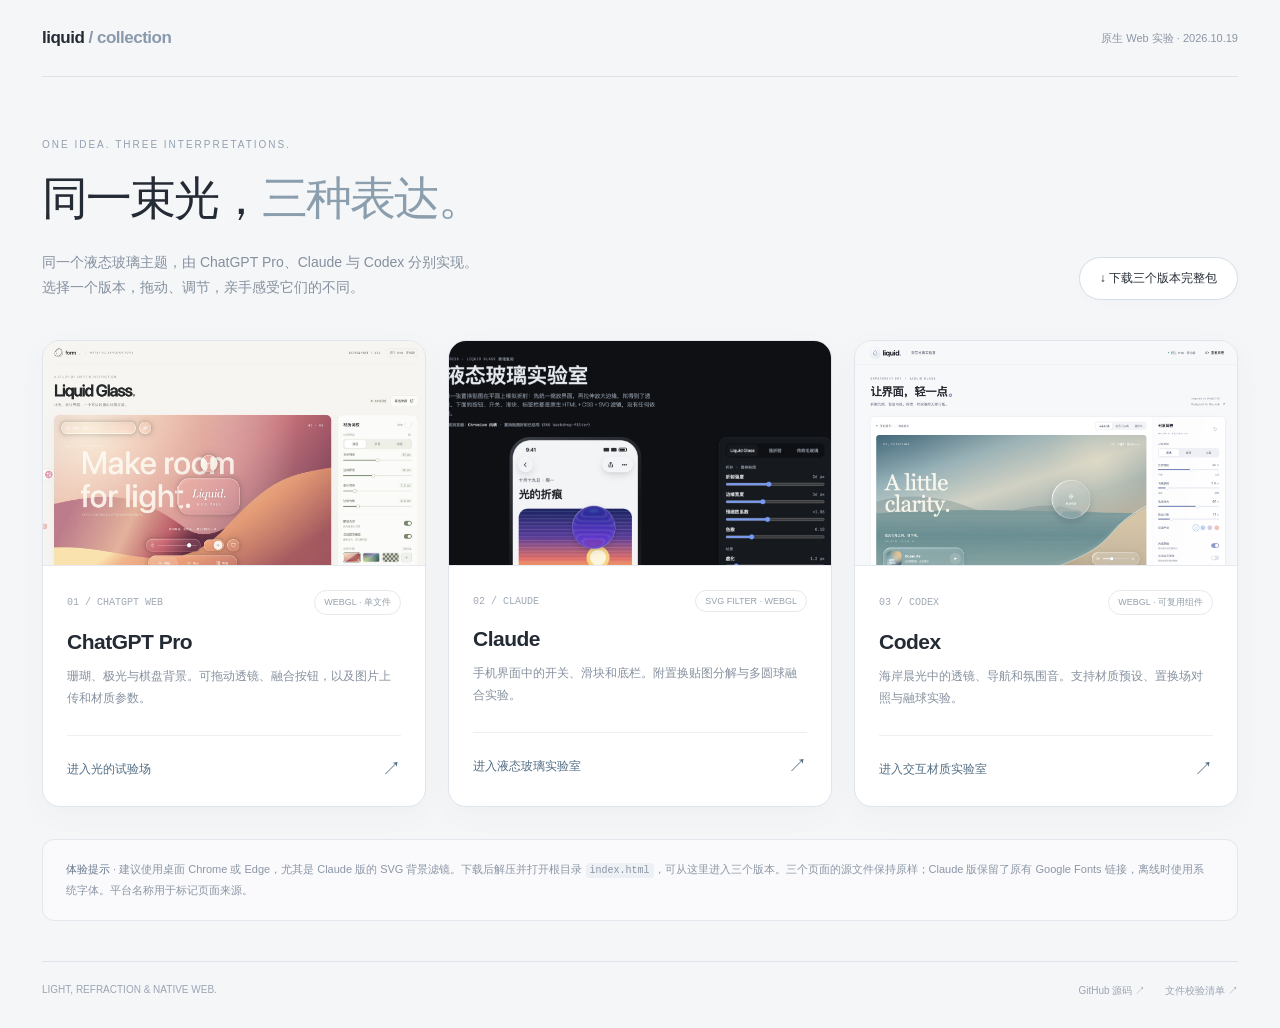
<file: index.html>
<!doctype html>
<html lang="zh-CN">
<head>
<meta charset="utf-8"><meta name="viewport" content="width=device-width,initial-scale=1">
<meta name="description" content="同一个液态玻璃主题，ChatGPT Pro、Claude 和 Codex 三种原生 Web 实现。在线体验或下载完整源码。">
<title>Liquid Glass · 三种实现</title>
<style>
:root{font-family:-apple-system,BlinkMacSystemFont,"Segoe UI","PingFang SC",sans-serif;color:#242b34;background:#f5f6f8}*{box-sizing:border-box}body{margin:0}a{color:inherit}a:focus-visible{outline:3px solid #647aaf;outline-offset:5px}.shell{max-width:1320px;margin:auto;padding:0 42px}header{display:flex;justify-content:space-between;align-items:center;padding:28px 0;border-bottom:1px solid #dde2e9}.brand{font-size:17px;font-weight:650;letter-spacing:-.5px}.brand span{color:#8a99ac}.small{font-size:11px;color:#8c96a5}.intro{display:flex;align-items:flex-end;justify-content:space-between;gap:30px;padding:62px 0 40px}.eyebrow{font-size:10px;letter-spacing:2px;color:#92a0b1;margin:0 0 18px}h1{font-size:46px;font-weight:550;letter-spacing:-2px;margin:0 0 20px}h1 span{color:#8a9eae}.intro p:last-child{font-size:14px;color:#84909e;line-height:1.8;margin:0}.download{white-space:nowrap;text-decoration:none;border:1px solid #d5dde6;border-radius:999px;padding:12px 20px;font-size:12px;background:white;box-shadow:0 3px 9px #3451a005}.download:hover{background:#e9eff5}.grid{display:grid;grid-template-columns:repeat(3,minmax(0,1fr));gap:22px}.card{overflow:hidden;border:1px solid #e0e5ed;border-radius:18px;background:white;box-shadow:0 8px 28px #2d47520a;transition:transform .2s,box-shadow .2s}.card:hover{transform:translateY(-4px);box-shadow:0 15px 38px #2d475214}.preview{height:225px;display:block;overflow:hidden;background:#e9edf2;border-bottom:1px solid #e6eaf0}.preview img{width:100%;height:100%;object-fit:cover;object-position:top;display:block}.info{padding:24px}.row{display:flex;align-items:center;justify-content:space-between}.num{font:10px ui-monospace,monospace;color:#a0a9b5}.tag{font-size:9px;padding:5px 9px;border:1px solid #e5e9ee;border-radius:20px;color:#94a1ac}h2{font-size:21px;font-weight:550;margin:15px 0 12px;letter-spacing:-.5px}.info p{color:#86919f;font-size:12px;line-height:1.8;min-height:44px;margin:0}.entry{display:flex;justify-content:space-between;align-items:center;text-decoration:none;border-top:1px solid #edf0f3;padding-top:20px;margin-top:25px;color:#526d83;font-size:12px}.entry span{font-size:19px;font-weight:300}.note{margin:32px 0 40px;padding:19px 23px;border:1px solid #e2e7ed;border-radius:12px;color:#8b96a5;font-size:11px;line-height:1.9;background:#ffffff70}.note strong{color:#66778b;font-weight:500}.note code{font-size:10px;background:#edf0f5;padding:2px 4px;border-radius:3px}footer{border-top:1px solid #dfe5ed;padding:22px 0 30px;display:flex;justify-content:space-between;color:#9ba5b4;font-size:10px}footer a{text-decoration:none}.links{display:flex;gap:20px}@media(max-width:960px){.shell{padding:0 24px}.grid{gap:15px}.preview{height:180px}.info{padding:19px}.info p{min-height:65px}h1{font-size:38px}}@media(max-width:700px){.intro{display:block;padding:40px 0 30px}.intro .download{display:inline-block;margin-top:24px}.grid{grid-template-columns:1fr}.preview{height:auto;aspect-ratio:1.6}.info p{min-height:0}.info{padding:22px}.card{border-radius:14px}h1{font-size:34px}.small{font-size:9px}.intro p:last-child{font-size:12px}footer{gap:15px;flex-direction:column}.note{margin-top:24px}}@media(prefers-reduced-motion:reduce){.card{transition:none}}
</style>
</head>
<body><div class="shell">
<header><div class="brand">liquid<span> / collection</span></div><div class="small">原生 Web 实验 · 2026.10.19</div></header>
<main>
<section class="intro"><div><p class="eyebrow">ONE IDEA. THREE INTERPRETATIONS.</p><h1>同一束光，<span>三种表达。</span></h1><p>同一个液态玻璃主题，由 ChatGPT Pro、Claude 与 Codex 分别实现。<br>选择一个版本，拖动、调节，亲手感受它们的不同。</p></div><a class="download" href="https://github.com/Sneakeref/liquid-glass-three-versions/releases/latest/download/liquid-glass-three-versions.zip">↓ 下载三个版本完整包</a></section>
<section class="grid" aria-label="三个液态玻璃页面">
<article class="card"><a class="preview" href="chatgpt-pro/index.html" aria-label="打开 ChatGPT Pro 版"><img src="assets/chatgpt-pro.png" alt="ChatGPT Pro 版液态玻璃界面截图"></a><div class="info"><div class="row"><span class="num">01 / CHATGPT WEB</span><span class="tag">WEBGL · 单文件</span></div><h2>ChatGPT Pro</h2><p>珊瑚、极光与棋盘背景。可拖动透镜、融合按钮，以及图片上传和材质参数。</p><a class="entry" href="chatgpt-pro/index.html">进入光的试验场<span>↗</span></a></div></article>
<article class="card"><a class="preview" href="claude/index.html" aria-label="打开 Claude 版"><img src="assets/claude.png" alt="Claude 版手机控件与材质调节界面截图"></a><div class="info"><div class="row"><span class="num">02 / CLAUDE</span><span class="tag">SVG FILTER · WEBGL</span></div><h2>Claude</h2><p>手机界面中的开关、滑块和底栏。附置换贴图分解与多圆球融合实验。</p><a class="entry" href="claude/index.html">进入液态玻璃实验室<span>↗</span></a></div></article>
<article class="card"><a class="preview" href="codex/index.html" aria-label="打开 Codex 版"><img src="assets/codex.png" alt="Codex 版海岸背景、播放器与玻璃导航界面截图"></a><div class="info"><div class="row"><span class="num">03 / CODEX</span><span class="tag">WEBGL · 可复用组件</span></div><h2>Codex</h2><p>海岸晨光中的透镜、导航和氛围音。支持材质预设、置换场对照与融球实验。</p><a class="entry" href="codex/index.html">进入交互材质实验室<span>↗</span></a></div></article>
</section>
<div class="note"><strong>体验提示</strong> · 建议使用桌面 Chrome 或 Edge，尤其是 Claude 版的 SVG 背景滤镜。下载后解压并打开根目录 <code>index.html</code>，可从这里进入三个版本。三个页面的源文件保持原样；Claude 版保留了原有 Google Fonts 链接，离线时使用系统字体。平台名称用于标记页面来源。</div>
</main><footer><span>LIGHT, REFRACTION & NATIVE WEB.</span><div class="links"><a href="https://github.com/Sneakeref/liquid-glass-three-versions">GitHub 源码 ↗</a><a href="SOURCE-MANIFEST.json">文件校验清单 ↗</a></div></footer>
</div></body></html>
</file>
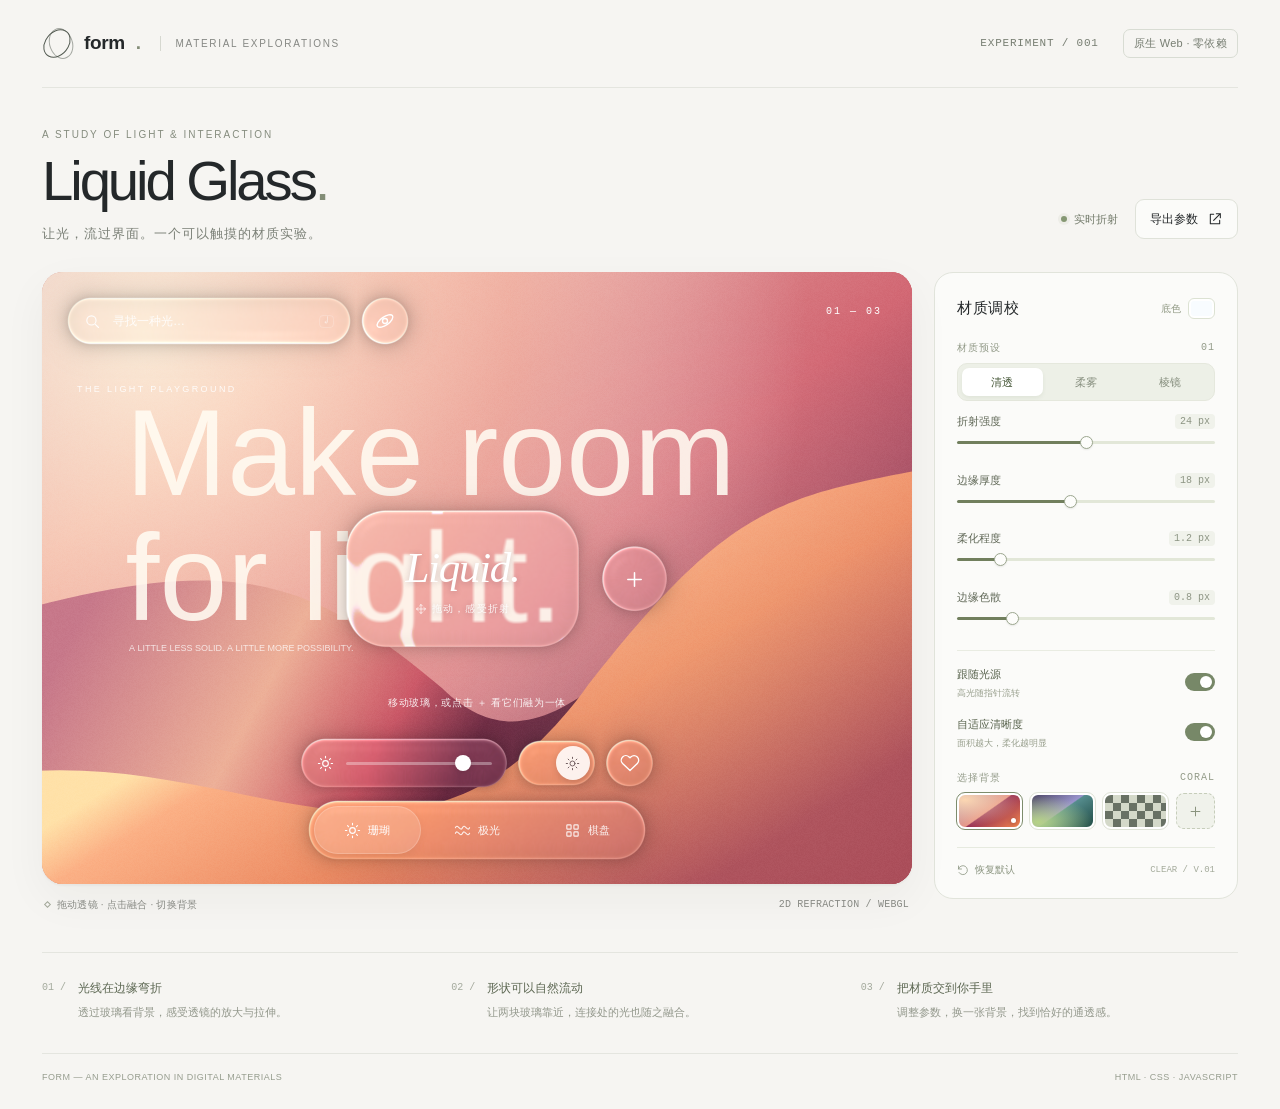
<file: chatgpt-pro/index.html>
<!doctype html>
<html lang="zh-CN">
<head>
<meta charset="utf-8">
<meta name="viewport" content="width=device-width, initial-scale=1">
<meta name="color-scheme" content="light">
<meta name="description" content="原生 HTML、CSS、JavaScript 与 WebGL 实现的液态玻璃控件实验。离线可用，无外部依赖。">
<title>Liquid Glass — 光的试验场</title>
<style>
/* All UI is real HTML. Only the background/material is rendered in WebGL. */
:root{--paper:#f6f5f2;--ink:#24282a;--muted:#858783;--line:#e4e5df;--accent:#5b664c;--font:-apple-system,BlinkMacSystemFont,"Segoe UI","PingFang SC","Microsoft YaHei",sans-serif}
*{box-sizing:border-box}body{margin:0;background:var(--paper);color:var(--ink);font:14px/1.5 var(--font);-webkit-font-smoothing:antialiased}button,input{font:inherit}button{cursor:pointer;color:inherit}button, input{-webkit-tap-highlight-color:transparent}button{border:0}button:focus-visible,input:focus-visible,[tabindex]:focus-visible{outline:3px solid #677dce;outline-offset:5px}button:disabled{opacity:.5;cursor:default}svg{width:20px;height:20px;fill:none;stroke:currentColor;stroke-width:1.6;stroke-linecap:round;stroke-linejoin:round;flex-shrink:0}.icon-defs{position:absolute;width:0;height:0;overflow:hidden}.shell{max-width:1480px;margin:auto;padding:0 42px}header{height:88px;display:flex;align-items:center;justify-content:space-between;border-bottom:1px solid var(--line)}.brand{display:flex;align-items:center;gap:11px;font-weight:600;letter-spacing:-.4px;font-size:19px}.brand-mark{position:relative;width:31px;height:34px}.brand-mark:before,.brand-mark:after{content:"";position:absolute;width:22px;height:29px;border:1.5px solid #525a51;border-radius:60% 46% 59% 45%;transform:rotate(29deg);left:3px;top:1px}.brand-mark:after{transform:rotate(-29deg);left:7px;opacity:.5}.brand small{font-size:10px;letter-spacing:1.7px;font-weight:450;color:var(--muted);padding-left:15px;border-left:1px solid #d6d8d0;margin-left:8px}.header-right{display:flex;gap:24px;align-items:center;font-size:11px;color:#777e72;letter-spacing:.8px}.mono{font-family:ui-monospace,SFMono-Regular,Consolas,monospace}.header-tag{border:1px solid #d8dcd3;border-radius:7px;padding:5px 10px;letter-spacing:.3px}.intro{display:flex;align-items:flex-end;justify-content:space-between;padding:39px 0 29px;gap:22px}.eyebrow{text-transform:uppercase;letter-spacing:2px;font-size:10px;color:#858c7e;margin:0 0 8px}.title-line{display:flex;align-items:baseline;gap:20px}h1{font-size:clamp(38px,4.4vw,62px);line-height:1.1;font-weight:520;letter-spacing:-3.1px;margin:0}.title-dot{color:#838d77}.intro-copy{font-size:13px;letter-spacing:1px;color:#7b8077;margin:12px 0 0}.intro-actions{display:flex;gap:17px;align-items:center;margin-bottom:4px}.live{display:flex;align-items:center;gap:7px;color:#737b6b;font-size:11px;white-space:nowrap}.live i{width:6px;height:6px;background:#859773;border-radius:50%;box-shadow:0 0 0 3px #85977315}.quiet-button{display:flex;gap:9px;align-items:center;background:#fff9;border:1px solid #dfe2d9;border-radius:9px;padding:10px 14px;font-size:12px;transition:background .2s}.quiet-button:hover{background:#fff}.quiet-button svg{width:16px;height:16px}.workspace{display:grid;grid-template-columns:minmax(0,1fr) 304px;gap:22px;align-items:stretch}.preview-column{min-width:0}.stage{height:612px;position:relative;isolation:isolate;overflow:hidden;border-radius:21px;background:#bd6661;box-shadow:0 2px 2px #1c211009,0 15px 45px #2921160c;color:#fff}.source-canvas{position:absolute;pointer-events:none;z-index:0}.optics-canvas{position:absolute;inset:0;width:100%;height:100%;pointer-events:none;z-index:1}.scene-ui{position:absolute;inset:0;z-index:2;pointer-events:none}.scene-ui>*{pointer-events:auto}.stage-top{position:absolute;top:26px;left:26px;right:26px;display:flex;gap:12px;align-items:center;pointer-events:none}.stage-top>*{pointer-events:auto}.glass{background:transparent;position:relative;color:inherit;border:0;box-shadow:inset 0 0 0 1px #ffffff10;text-shadow:0 1px 6px #30152e38}.glass:focus-visible{outline-color:#fff;outline-offset:5px}.search{height:46px;max-width:282px;flex:1;border-radius:24px;display:flex;gap:10px;align-items:center;padding:0 16px}.search svg{width:17px;height:17px;opacity:.92}.search input{border:0;background:none;outline:0;color:#fff;width:100%;font-size:12px;min-width:0}.search input:focus-visible{outline:none}.search:focus-within{outline:2px solid #ffffffb3;outline-offset:3px}.search input::placeholder{color:#ffffffe0}.search kbd{font:10px var(--font);color:#ffffffa0;white-space:nowrap;border:1px solid #ffffff30;border-radius:4px;padding:0 4px}.round{width:46px;height:46px;border-radius:50%;display:grid;place-items:center}.scene-tag{position:absolute;top:111px;left:35px;font-size:9px;letter-spacing:2.4px;color:#ffffffe0;pointer-events:none}.scene-count{position:absolute;top:32px;right:30px;font-size:10px;letter-spacing:2px;pointer-events:none}.lens{position:absolute;left:37%;top:39%;width:232px;height:136px;border-radius:40px;display:flex;align-items:center;justify-content:center;flex-direction:column;touch-action:none;cursor:grab;user-select:none;-webkit-user-select:none;will-change:left,top;outline-offset:7px}.lens.dragging{cursor:grabbing}.lens-title{font-size:43px;font-family:Georgia,"Times New Roman",serif;font-style:italic;letter-spacing:-1.3px;font-weight:400;line-height:1.2}.lens-caption{display:flex;align-items:center;gap:5px;margin-top:8px;font-size:10px;letter-spacing:1.1px;color:#ffffffe0}.lens-caption svg{width:12px;height:12px}.drop{position:absolute;left:73%;top:44.5%;width:64px;height:64px;border-radius:50%;touch-action:manipulation}.drop svg{width:23px;height:23px;transition:transform .3s}.drop[aria-pressed=true] svg{transform:rotate(45deg)}.fusion-hint{position:absolute;top:69%;left:0;right:0;text-align:center;pointer-events:none;font-size:10px;letter-spacing:.7px;opacity:.9}.scene-bottom{position:absolute;bottom:25px;left:26px;right:26px;display:flex;flex-direction:column;gap:14px;align-items:center}.scene-tools{display:flex;align-items:center;gap:12px;width:100%;justify-content:center}.light-control{display:flex;align-items:center;gap:12px;width:205px;height:48px;border-radius:26px;padding:0 15px}.light-control svg{width:17px;height:17px}.light-control input{width:100%;accent-color:#fff;min-width:0}.glass-range{-webkit-appearance:none;appearance:none;background:transparent;height:32px;margin:0;cursor:pointer}.glass-range::-webkit-slider-runnable-track{height:3px;border-radius:3px;background:#ffffff55}.glass-range::-moz-range-track{height:3px;border-radius:3px;background:#ffffff55}.glass-range::-webkit-slider-thumb{-webkit-appearance:none;appearance:none;width:16px;height:16px;border-radius:50%;background:#fff;margin-top:-6.5px;box-shadow:0 2px 7px #0002}.glass-range::-moz-range-thumb{width:16px;height:16px;border:0;border-radius:50%;background:#fff;box-shadow:0 2px 7px #0002}.glass-toggle{border-radius:24px;width:76px;height:44px;padding:5px;display:flex;align-items:center}.toggle-knob{width:34px;height:34px;border-radius:50%;background:#ffffffe0;box-shadow:0 2px 7px #0002;display:grid;place-items:center;transition:transform .3s cubic-bezier(.2,.8,.2,1);color:#746164}.glass-toggle[aria-checked=true] .toggle-knob{transform:translateX(32px)}.toggle-knob svg{width:15px;height:15px}.segmented{height:58px;width:336px;padding:5px;display:flex;gap:3px;border-radius:31px}.segmented button{background:none;border-radius:25px;flex:1;display:flex;align-items:center;justify-content:center;gap:7px;color:#ffffffe0;position:relative;z-index:1;font-size:11px;transition:color .2s}.segmented button svg{width:17px;height:17px}.segmented button[aria-pressed=true]{color:#fff}.segmented .selection{position:absolute;top:5px;bottom:5px;left:5px;width:calc((100% - 16px)/3);background:#ffffff26;border:1px solid #ffffff30;border-radius:25px;box-shadow:0 3px 9px #0000000d;transition:transform .35s cubic-bezier(.2,.8,.2,1)}.stage-footnote{display:flex;align-items:center;justify-content:space-between;gap:15px;padding:13px 3px;font-size:10px;color:#8b8d87;letter-spacing:.2px}.stage-footnote .demo-key{display:flex;align-items:center;gap:7px}.small-square{width:5px;height:5px;border:1px solid #a3a899;transform:rotate(45deg)}.inspector{background:#fff9;border:1px solid #e1e4db;border-radius:19px;padding:24px 22px 21px;min-width:0;align-self:start}.panel-heading{display:flex;justify-content:space-between;align-items:center}.panel-heading h2{font-size:15px;letter-spacing:.5px;font-weight:550;margin:0}.panel-heading span{font-size:9px;color:#9a9f92;letter-spacing:1.3px}.section-label{font-size:10px;color:#939b89;letter-spacing:1px;margin:20px 0 8px;display:flex;justify-content:space-between;align-items:center}.preset-row{display:flex;padding:4px;background:#edf0e7;border:1px solid #e5e8dd;border-radius:10px;gap:3px}.preset-row button{background:transparent;flex:1;padding:6px 0;border-radius:7px;color:#858d7d;font-size:11px;transition:all .2s}.preset-row button[aria-pressed=true]{background:#fff;color:#48593a;box-shadow:0 2px 4px #273c1210}.parameter{margin-top:12px}.parameter-head{display:flex;justify-content:space-between;align-items:center;font-size:11px;color:#606857}.parameter-head label{cursor:pointer}.parameter-head output{font:10px ui-monospace,SFMono-Regular,Consolas,monospace;color:#8d9584;background:#f0f2eb;padding:2px 5px;min-width:35px;border-radius:4px;text-align:right}.range{-webkit-appearance:none;appearance:none;width:100%;height:22px;background:transparent;margin:2px 0 0;cursor:pointer}.range::-webkit-slider-runnable-track{height:3px;background:linear-gradient(to right,#717f5d var(--fill,50%),#e2e7d8 var(--fill,50%));border-radius:3px}.range::-moz-range-track{height:3px;background:#e2e7d8;border-radius:3px}.range::-moz-range-progress{height:3px;background:#717f5d;border-radius:3px}.range::-webkit-slider-thumb{-webkit-appearance:none;appearance:none;width:13px;height:13px;background:#fdfdfb;border:1px solid #9ca78f;border-radius:50%;margin-top:-5px;box-shadow:0 1px 2px #00000015}.range::-moz-range-thumb{width:12px;height:12px;background:#fdfdfb;border:1px solid #9ca78f;border-radius:50%;box-shadow:0 1px 2px #00000015}.divider{height:1px;background:#e9ece2;margin:15px 0 12px}.switch-row{display:flex;align-items:center;justify-content:space-between;gap:10px;margin-top:12px}.switch-copy label{font-size:11px;cursor:pointer;color:#59644e}.switch-copy p{font-size:9px;color:#9aa18f;margin:3px 0 0}.switch{width:30px;height:18px;border-radius:12px;background:#dbe0d3;padding:3px;flex-shrink:0;transition:background .2s}.switch:after{content:"";display:block;width:12px;height:12px;border-radius:50%;background:white;box-shadow:0 1px 2px #0001;transition:transform .2s}.switch[aria-checked=true]{background:#778868}.switch[aria-checked=true]:after{transform:translateX(12px)}.scene-choices{display:flex;gap:8px;align-items:center}.scene-choice{height:36px;border-radius:8px;flex:1;position:relative;border:2px solid #fff;outline:1px solid #dfe3d7;background:#aaa;box-shadow:none}.scene-choice[aria-pressed=true]{outline:1.5px solid #7d8c6c}.scene-choice[aria-pressed=true]:after{content:"";position:absolute;right:4px;bottom:4px;width:5px;height:5px;border-radius:50%;background:#fff;box-shadow:0 1px 4px #0004}.scene-coral{background:radial-gradient(ellipse at 10% 15%,#fcd7b2,transparent 70%),linear-gradient(145deg,#a288ad,#e69586 48%,#962f53 50%,#f3864d)}.scene-aurora{background:radial-gradient(ellipse at 10% 85%,#b6d386,transparent 70%),linear-gradient(145deg,#4a4365,#9994cc 48%,#558c8d 50%,#204b45)}.scene-grid{background-color:#687164;background-image:linear-gradient(45deg,#d4d9c9 25%,transparent 25%,transparent 75%,#d4d9c9 75%),linear-gradient(45deg,#d4d9c9 25%,transparent 25%,transparent 75%,#d4d9c9 75%);background-position:0 0,8px 8px;background-size:16px 16px}.scene-upload{background:#f0f2eb;flex:0 0 39px;display:grid;place-items:center;color:#8a947e;border:1px dashed #c6cdba;outline:0}.scene-upload svg{width:15px;height:15px}.panel-bottom{display:flex;justify-content:space-between;align-items:center;border-top:1px solid #e6eadf;margin-top:18px;padding-top:14px}.reset{background:none;color:#8b9580;font-size:10px;padding:0;display:flex;align-items:center;gap:6px}.reset svg{width:12px;height:12px}.value-chip{font:9px ui-monospace,SFMono-Regular,Consolas,monospace;color:#a3aa9a}.caption-grid{margin-top:27px;padding:26px 0 30px;border-top:1px solid var(--line);display:grid;grid-template-columns:repeat(3,1fr);gap:32px}.caption-item{display:flex;gap:12px}.caption-item .num{font:10px ui-monospace,SFMono-Regular,Consolas,monospace;color:#a4aa9d;padding-top:3px}.caption-item h3{font-size:12px;font-weight:550;margin:0 0 5px;color:#5d6853}.caption-item p{font-size:11px;line-height:1.9;margin:0;color:#94998d}.page-footer{border-top:1px solid var(--line);padding:17px 0 24px;display:flex;justify-content:space-between;font-size:9px;color:#969d8e;letter-spacing:.5px}.toast{position:fixed;left:50%;bottom:28px;transform:translate(-50%,12px);background:#283123eb;backdrop-filter:blur(12px);color:#fff;border-radius:12px;padding:12px 20px;font-size:12px;opacity:0;pointer-events:none;transition:opacity .2s,transform .2s;z-index:9;max-width:calc(100% - 32px);text-align:center;box-shadow:0 4px 20px #0002}.toast.visible{opacity:1;transform:translate(-50%,0)}.sr-only{position:absolute;width:1px;height:1px;padding:0;margin:-1px;overflow:hidden;clip:rect(0,0,0,0);white-space:nowrap;border:0}.no-webgl .optics-canvas{display:none}.no-webgl .glass{background:linear-gradient(135deg,var(--fallback-tint,#ffffff2b),#ffffff0b);backdrop-filter:blur(var(--fallback-blur,1.2px)) saturate(1.15);-webkit-backdrop-filter:blur(var(--fallback-blur,1.2px)) saturate(1.15);box-shadow:inset 0 1px 1px #ffffff94,inset 0 -1px 1px #ffffff36,0 10px 24px #25152826}.fallback-note{display:none;position:absolute;left:22px;right:22px;top:87px;font-size:10px;text-align:center;color:#fff;background:#342d4866;padding:7px;border-radius:8px;pointer-events:none}.no-webgl .fallback-note{display:block}.no-webgl .scene-tag{display:none}.reduced .selection,.reduced .toggle-knob,.reduced .drop svg{transition:none}
@media(min-width:1500px){.stage{height:655px}.inspector{padding-bottom:23px}.parameter{margin-top:17px}}
@media(max-width:1100px){.shell{padding:0 25px}.workspace{grid-template-columns:minmax(0,1fr) 277px;gap:17px}.inspector{padding:21px 18px}.stage{height:605px}.scene-count{display:none}.lens{width:210px;height:126px}.scene-tag{left:28px}.intro{padding-top:30px}.header-right{gap:13px}.title-line{gap:12px}}
@media(max-width:820px){.workspace{grid-template-columns:1fr}.stage{height:620px}.inspector{display:grid;grid-template-columns:1fr 1fr;column-gap:28px;padding:24px}.panel-heading{grid-column:1/-1}.presets-section{grid-column:1}.param-group{grid-column:1;grid-row:3 / 6}.options-group{grid-column:2;grid-row:2 / 6}.options-group .divider{margin-top:23px}.panel-bottom{grid-column:1/-1}.intro-actions .live{display:none}.caption-grid{margin-top:16px}.brand small{display:none}.scene-count{display:block}}
@media(max-width:520px){.shell{padding:0 17px}header{height:69px}.header-right{font-size:9px;gap:10px}.header-right>span:first-child{display:none}.brand{font-size:17px}.brand-mark{transform:scale(.87)}.header-tag{padding:4px 7px}.intro{padding:28px 0 23px;align-items:center}.intro h1{font-size:40px;letter-spacing:-2.3px}.intro .eyebrow{font-size:8px;letter-spacing:1.8px}.intro-copy{font-size:11px;letter-spacing:.6px;margin-top:10px}.quiet-button{padding:9px;font-size:0;gap:0;border-radius:10px}.quiet-button svg{width:18px;height:18px}.stage{height:580px;border-radius:18px}.stage-top{left:20px;right:20px;top:21px;gap:10px}.search{max-width:none}.search kbd{display:none}.search input{font-size:11px}.scene-count{display:none}.scene-tag{top:101px;left:23px;font-size:8px}.lens{width:192px;height:124px;border-radius:35px}.lens-title{font-size:38px}.lens-caption{font-size:9px}.drop{width:55px;height:55px}.scene-bottom{bottom:23px;left:17px;right:17px;gap:12px}.segmented{max-width:100%;height:56px}.scene-tools{gap:10px}.light-control{width:177px;height:46px}.glass-toggle{width:70px;height:42px}.toggle-knob{width:32px;height:32px}.glass-toggle[aria-checked=true] .toggle-knob{transform:translateX(28px)}.round{height:44px;width:44px}.fusion-hint{top:67%;font-size:9px}.stage-footnote{font-size:8px;padding:12px 2px;gap:6px}.inspector{padding:21px 18px;column-gap:21px;border-radius:16px}.section-label{font-size:9px}.parameter-head{font-size:10px}.parameter-head output{font-size:9px;min-width:31px}.preset-row button{font-size:10px}.switch-copy label{font-size:10px}.switch-copy p{font-size:8px;line-height:1.6}.scene-choices{gap:5px;flex-wrap:wrap}.scene-choice{height:34px;min-width:26px}.scene-upload{flex:0 0 28px}.caption-grid{grid-template-columns:1fr;gap:17px;margin-top:10px;padding:21px 0}.caption-item p{font-size:10px}.caption-item h3{font-size:11px;margin-bottom:2px}.caption-item .num{font-size:9px}.page-footer{font-size:8px;gap:8px}.value-chip{font-size:8px}}
@media(prefers-reduced-motion:reduce){*,*:before,*:after{scroll-behavior:auto!important;transition:none!important;animation:none!important}}
@media(prefers-contrast:more){.scene-ui .glass{text-shadow:0 1px 3px #000,0 0 6px #000}.inspector,.caption-item p{color:#414b36}.glass{box-shadow:inset 0 0 0 2px white}.glass input::placeholder{color:#fff}}

/* Keep switch and round hit targets stable when the light slider shrinks. */
.scene-tools>.round,.glass-toggle{flex-shrink:0}.light-control{min-width:0}
@media(max-width:520px){.stage .drop{width:55px;height:55px}}
@media(max-width:360px){.intro h1{font-size:35px}.intro{gap:10px}.intro-copy{font-size:10px}.lens{width:174px}.stage .drop{width:48px;height:48px}.scene-tools{gap:8px}.scene-tools>.round{width:40px;height:40px}.scene-bottom{left:14px;right:14px}.segmented button{gap:5px;font-size:10px}.inspector{column-gap:15px}.page-footer{font-size:7px}}
.tint-control{display:flex;align-items:center;gap:7px;font-size:10px;color:#909984}.tint-control input{width:27px;height:21px;padding:2px;border:1px solid #dce2d3;border-radius:6px;background:#fff;cursor:pointer}.tint-control input::-webkit-color-swatch-wrapper{padding:0}.tint-control input::-webkit-color-swatch{border:0;border-radius:3px}
</style>
</head>
<body>
<svg class="icon-defs" xmlns="http://www.w3.org/2000/svg" aria-hidden="true"><defs>
<symbol id="i-search" viewBox="0 0 24 24"><circle cx="10.5" cy="10.5" r="6.5"/><path d="m16 16 4.5 4.5"/></symbol>
<symbol id="i-plus" viewBox="0 0 24 24"><path d="M12 5v14M5 12h14"/></symbol>
<symbol id="i-move" viewBox="0 0 24 24"><path d="M12 3v18M3 12h18m-12-6 3-3 3 3m-9 3-3 3 3 3m3 3 3 3 3-3m3-9 3 3-3 3"/></symbol>
<symbol id="i-sun" viewBox="0 0 24 24"><circle cx="12" cy="12" r="4"/><path d="M12 2v2m0 16v2M2 12h2m16 0h2M5 5l1.4 1.4m11.2 11.2L19 19M5 19l1.4-1.4M17.6 6.4 19 5"/></symbol>
<symbol id="i-wave" viewBox="0 0 24 24"><path d="M2 8c3-7 7 7 10 0s7 7 10 0M2 16c3-7 7 7 10 0s7 7 10 0"/></symbol>
<symbol id="i-grid" viewBox="0 0 24 24"><rect x="4" y="4" width="6" height="6" rx="1"/><rect x="14" y="4" width="6" height="6" rx="1"/><rect x="4" y="14" width="6" height="6" rx="1"/><rect x="14" y="14" width="6" height="6" rx="1"/></symbol>
<symbol id="i-orbit" viewBox="0 0 24 24"><circle cx="12" cy="12" r="3"/><ellipse cx="12" cy="12" rx="11" ry="5" transform="rotate(-35 12 12)"/></symbol>
<symbol id="i-heart" viewBox="0 0 24 24"><path d="M20.8 4.7a5.5 5.5 0 0 0-7.8 0L12 5.8l-1.1-1.1a5.5 5.5 0 0 0-7.8 7.8L12 21l8.8-8.5a5.5 5.5 0 0 0 0-7.8Z"/></symbol>
<symbol id="i-upload" viewBox="0 0 24 24"><path d="M12 16V3M7 8l5-5 5 5M4 15v5h16v-5"/></symbol>
<symbol id="i-export" viewBox="0 0 24 24"><path d="M14 4h6v6m0-6L10 14M10 5H5v14h14v-5"/></symbol>
<symbol id="i-reset" viewBox="0 0 24 24"><path d="M3 10a9 9 0 1 1 1 7M3 4v6h6"/></symbol>
<symbol id="i-check" viewBox="0 0 24 24"><path d="m5 12 4 4L19 6"/></symbol>
</defs></svg>
<div class="shell">
<header><div class="brand"><span class="brand-mark" aria-hidden="true"></span>form<span class="title-dot">.</span><small>MATERIAL EXPLORATIONS</small></div><div class="header-right"><span class="mono">EXPERIMENT / 001</span><span class="header-tag">原生 Web · 零依赖</span></div></header>
<main>
<section class="intro" aria-labelledby="page-title"><div><p class="eyebrow">A study of light & interaction</p><div class="title-line"><h1 id="page-title">Liquid Glass<span class="title-dot">.</span></h1></div><p class="intro-copy">让光，流过界面。一个可以触摸的材质实验。</p></div><div class="intro-actions"><span class="live"><i></i><span id="render-status">实时折射</span></span><button class="quiet-button" id="export-config" title="导出当前材质参数"><span>导出参数</span><svg><use href="#i-export"/></svg></button></div></section>
<div class="workspace">
<section class="preview-column" aria-label="液态玻璃交互演示">
<div id="stage" class="stage">
<canvas id="backdrop" class="source-canvas" aria-hidden="true"></canvas><canvas id="optics" class="optics-canvas" aria-hidden="true"></canvas>
<div class="scene-ui">
<form id="search-form" class="stage-top" role="search"><div class="glass search" data-glass="search"><svg><use href="#i-search"/></svg><input id="scene-search" aria-label="搜索背景：珊瑚、极光或棋盘" placeholder="寻找一种光…" autocomplete="off"><kbd>↵</kbd></div><button type="button" id="cycle-scene" class="glass round" data-glass="scene-button" aria-label="切换背景" title="切换背景"><svg><use href="#i-orbit"/></svg></button></form>
<span class="scene-tag">THE LIGHT PLAYGROUND</span><span class="scene-count mono" id="scene-number">01 — 03</span>
<div id="lens" class="glass lens" data-glass="lens" tabindex="0" role="group" aria-label="可移动玻璃透镜" aria-describedby="lens-help"><span class="lens-title">Liquid.</span><span class="lens-caption"><svg><use href="#i-move"/></svg>拖动，感受折射</span></div>
<span class="sr-only" id="lens-help">拖动或用方向键移动这块玻璃，按住 Shift 可加速。旁边的加号可切换两块玻璃的融合。</span>
<button id="drop" class="glass round drop" data-glass="droplet" aria-label="融合两块玻璃" aria-pressed="false" title="点击，融合玻璃"><svg><use href="#i-plus"/></svg></button>
<span class="fusion-hint" id="scene-hint">移动玻璃，或点击 ＋ 看它们融为一体</span>
<div class="scene-bottom">
<div class="scene-tools"><div class="glass light-control" data-glass="light"><svg><use href="#i-sun"/></svg><label class="sr-only" for="scene-light">背景亮度</label><input id="scene-light" class="glass-range" type="range" min="45" max="110" value="100" aria-label="背景亮度"></div><button id="glass-light-switch" class="glass glass-toggle" data-glass="toggle" role="switch" aria-checked="true" aria-label="动态光源" title="动态光源开关"><span class="toggle-knob"><svg><use href="#i-sun"/></svg></span></button><button id="favorite" class="glass round" data-glass="favorite" aria-label="收藏当前材质" aria-pressed="false" title="收藏当前材质"><svg><use href="#i-heart"/></svg></button></div>
<nav class="glass segmented" data-glass="tabs" aria-label="背景选择"><span class="selection" aria-hidden="true"></span><button type="button" data-nav="coral" aria-pressed="true"><svg><use href="#i-sun"/></svg>珊瑚</button><button type="button" data-nav="aurora" aria-pressed="false"><svg><use href="#i-wave"/></svg>极光</button><button type="button" data-nav="grid" aria-pressed="false"><svg><use href="#i-grid"/></svg>棋盘</button></nav>
</div><p class="fallback-note">当前设备已启用柔化玻璃模式，可继续体验控件与柔化材质。</p>
</div></div>
<div class="stage-footnote"><span class="demo-key"><i class="small-square"></i>拖动透镜 · 点击融合 · 切换背景</span><span class="mono" id="engine-label">2D REFRACTION / WEBGL</span></div>
</section>
<aside class="inspector" aria-labelledby="panel-title"><div class="panel-heading"><h2 id="panel-title">材质调校</h2><label class="tint-control" for="tint">底色 <input id="tint" type="color" value="#f8fcff" aria-label="玻璃底色" title="调整玻璃底色"></label></div>
<div class="presets-section"><div class="section-label">材质预设 <span id="preset-label" class="mono">01</span></div><div class="preset-row" aria-label="材质预设"><button data-preset="clear" aria-pressed="true">清透</button><button data-preset="soft" aria-pressed="false">柔雾</button><button data-preset="prism" aria-pressed="false">棱镜</button></div></div>
<div class="param-group">
<div class="parameter"><div class="parameter-head"><label for="refraction">折射强度</label><output for="refraction" id="refraction-value">24 px</output></div><input class="range" id="refraction" type="range" min="0" max="48" step="1" value="24"></div>
<div class="parameter"><div class="parameter-head"><label for="thickness">边缘厚度</label><output for="thickness" id="thickness-value">18 px</output></div><input class="range" id="thickness" type="range" min="4" max="36" step="1" value="18"></div>
<div class="parameter"><div class="parameter-head"><label for="blur">柔化程度</label><output for="blur" id="blur-value">1.2 px</output></div><input class="range" id="blur" type="range" min="0" max="8" step="0.1" value="1.2"></div>
<div class="parameter"><div class="parameter-head"><label for="dispersion">边缘色散</label><output for="dispersion" id="dispersion-value">0.8 px</output></div><input class="range" id="dispersion" type="range" min="0" max="4" step="0.1" value="0.8"></div>
</div>
<div class="options-group"><div class="divider"></div><div class="switch-row"><div class="switch-copy"><label id="follow-label" for="follow-light">跟随光源</label><p>高光随指针流转</p></div><button id="follow-light" class="switch" role="switch" aria-checked="true" aria-labelledby="follow-label"></button></div><div class="switch-row"><div class="switch-copy"><label id="adaptive-label" for="adaptive">自适应清晰度</label><p>面积越大，柔化越明显</p></div><button id="adaptive" class="switch" role="switch" aria-checked="true" aria-labelledby="adaptive-label"></button></div><div class="section-label">选择背景 <span class="mono" id="scene-name">CORAL</span></div><div class="scene-choices" aria-label="选择背景"><button class="scene-choice scene-coral" data-scene="coral" aria-label="珊瑚背景" aria-pressed="true" title="珊瑚"></button><button class="scene-choice scene-aurora" data-scene="aurora" aria-label="极光背景" aria-pressed="false" title="极光"></button><button class="scene-choice scene-grid" data-scene="grid" aria-label="棋盘背景，便于观察折射" aria-pressed="false" title="棋盘"></button><button id="upload-image" class="scene-choice scene-upload" aria-label="使用自己的背景图片" title="使用自己的图片"><svg><use href="#i-plus"/></svg></button></div><input id="image-file" type="file" accept="image/*" hidden></div>
<div class="panel-bottom"><button id="reset" class="reset"><svg><use href="#i-reset"/></svg>恢复默认</button><span class="value-chip" id="material-state">CLEAR / V.01</span></div></aside>
</div>
<section class="caption-grid" aria-label="材质体验说明"><div class="caption-item"><span class="num">01 /</span><div><h3>光线在边缘弯折</h3><p>透过玻璃看背景，感受透镜的放大与拉伸。</p></div></div><div class="caption-item"><span class="num">02 /</span><div><h3>形状可以自然流动</h3><p>让两块玻璃靠近，连接处的光也随之融合。</p></div></div><div class="caption-item"><span class="num">03 /</span><div><h3>把材质交到你手里</h3><p>调整参数，换一张背景，找到恰好的通透感。</p></div></div></section>
</main><footer class="page-footer"><span>FORM — AN EXPLORATION IN DIGITAL MATERIALS</span><span>HTML · CSS · JAVASCRIPT</span></footer>
</div><div id="toast" class="toast" role="status" aria-live="polite"></div>
<noscript><p style="padding:20px;text-align:center">请启用 JavaScript，以体验液态玻璃折射和交互控件。</p></noscript>
<script>
'use strict';
/*
 * LIQUID GLASS / Native Web reference implementation
 * ------------------------------------------------
 * No dependencies, no image downloads, no build step. Open this file directly.
 * This implements a controlled 2D lens model, not Apple's private rendering code.
 *
 * Rendering contract:
 *   1. Supply a background canvas/image that you own (texImage2D source).
 *   2. Register DOM rectangles. Geometry is measured in CSS pixels.
 *   3. The shader bends only the source texture, never the foreground HTML.
 * WebGL CANNOT read arbitrary DOM behind a canvas. To use this on a real page,
 * put the relevant background in the same scene or supply a composited texture.
 * The fallback is deliberately frosted glass; it does not claim to refract.
 *
 * Analytic displacement field = generating an RG displacement map on the GPU:
 * output(p) = background(p + displacement(p))
 * R controls X; G controls Y; inverse sampling reverses apparent image movement.
 */
(function(){
const $=s=>document.querySelector(s), $$=s=>Array.from(document.querySelectorAll(s));
const stage=$('#stage'), source=$('#backdrop'), output=$('#optics');
const events=new AbortController();
function on(target,type,handler,options={}){target.addEventListener(type,handler,{...options,signal:events.signal});}
const motionQuery=matchMedia('(prefers-reduced-motion: reduce)');
const presets={clear:{refraction:24,thickness:18,blur:1.2,dispersion:.8},soft:{refraction:16,thickness:24,blur:5.5,dispersion:.3},prism:{refraction:36,thickness:13,blur:.3,dispersion:2.8}};
const defaults={...presets.clear,followLight:!motionQuery.matches,adaptive:true,brightness:1,tint:'#f8fcff',scene:'coral',fusion:false};
let state={...defaults}, currentPreset='clear', customImage=null, customURL=null, imageRequest=0, toastTimer=0;
let width=0,height=0,lensX=0,lensY=0,dropX=0,dropY=0,fusionMix=0,dropSide='right';
let pointer={x:.26,y:.17}, dirty=true, frameId=0, lastFrame=0, animatingUntil=0, needsMeasure=true, disposed=false;
const reduceMotion=()=>motionQuery.matches;
function toast(text){const el=$('#toast');el.textContent=text;el.classList.add('visible');clearTimeout(toastTimer);toastTimer=setTimeout(()=>el.classList.remove('visible'),2700);}
function invalidate(measure=false,duration=0){dirty=true;needsMeasure=needsMeasure||measure;animatingUntil=Math.max(animatingUntil,performance.now()+duration);if(!frameId&&!disposed&&!document.hidden)frameId=requestAnimationFrame(tick);}
function roundedPath(ctx,x,y,w,h,r){ctx.beginPath();ctx.moveTo(x+r,y);ctx.arcTo(x+w,y,x+w,y+h,r);ctx.arcTo(x+w,y+h,x,y+h,r);ctx.arcTo(x,y+h,x,y,r);ctx.arcTo(x,y,x+w,y,r);ctx.closePath();}

/* The art is a native Canvas composition, also used as the refraction source.
 * Padding supplies real pixels outside the viewport to prevent clamped streaks. */
const PAD=80;
function drawBackground(){
 if(!width||!height)return;
 const dpr=Math.min(window.devicePixelRatio||1,1.75), texW=width+PAD*2,texH=height+PAD*2;
 source.width=Math.round(texW*dpr);source.height=Math.round(texH*dpr);
 source.style.cssText='position:absolute;left:-'+PAD+'px;top:-'+PAD+'px;width:'+texW+'px;height:'+texH+'px;z-index:0;pointer-events:none';
 const c=source.getContext('2d');c.setTransform(source.width/texW,0,0,source.height/texH,PAD*source.width/texW,PAD*source.height/texH);
 const W=width,H=height;
 if(state.scene==='custom'&&customImage){
  c.fillStyle='#56534f';c.fillRect(-PAD,-PAD,texW,texH);
  const scale=Math.max(texW/customImage.naturalWidth,texH/customImage.naturalHeight);
  const iw=customImage.naturalWidth*scale,ih=customImage.naturalHeight*scale;
  c.drawImage(customImage,(W-iw)/2,(H-ih)/2,iw,ih);
  c.fillStyle='#11101822';c.fillRect(-PAD,-PAD,texW,texH);
 }else if(state.scene==='grid'){
  c.fillStyle='#9da997';c.fillRect(-PAD,-PAD,texW,texH);
  const size=32;
  for(let x=-PAD-size;x<W+PAD+size;x+=size)for(let y=-PAD-size;y<H+PAD+size;y+=size){
   const even=(Math.round((x+PAD)/size)+Math.round((y+PAD)/size))%2===0;c.fillStyle=even?'#b7c1aa':'#546350';c.fillRect(x,y,size,size);
  }
  c.strokeStyle='#ffffff1f';c.lineWidth=1;
  for(let x=0;x<W;x+=128){c.beginPath();c.moveTo(x,-PAD);c.lineTo(x,H+PAD);c.stroke();}
  for(let y=0;y<H;y+=128){c.beginPath();c.moveTo(-PAD,y);c.lineTo(W+PAD,y);c.stroke();}
 }else{
  const a=state.scene==='aurora';
  let g=c.createLinearGradient(0,-PAD,W*.65,H);g.addColorStop(0,a?'#aaa8cd':'#bfb8d4');g.addColorStop(.32,a?'#8b93b0':'#e8aaa2');g.addColorStop(.7,a?'#618e85':'#d26874');g.addColorStop(1,a?'#173e42':'#853855');c.fillStyle=g;c.fillRect(-PAD,-PAD,texW,texH);
  g=c.createRadialGradient(W*.12,H*.10,5,W*.12,H*.10,W*.76);g.addColorStop(0,a?'#ded7f3ee':'#fff1dbe8');g.addColorStop(.55,a?'#c6bdde55':'#ffccb277');g.addColorStop(1,'#ffffff00');c.fillStyle=g;c.fillRect(-PAD,-PAD,texW,texH);
  // A broad folded surface, with a crisp edge that makes lens displacement legible.
  c.beginPath();c.moveTo(-PAD,H*.58);c.bezierCurveTo(W*.21,H*.45,W*.30,H*.49,W*.46,H*.68);c.bezierCurveTo(W*.64,H*.93,W*.78,H*.23,W+PAD,H*.34);c.lineTo(W+PAD,H+PAD);c.lineTo(-PAD,H+PAD);c.closePath();
  g=c.createLinearGradient(W*.1,H*.42,W*.72,H*.90);g.addColorStop(0,a?'#658372':'#c7788a');g.addColorStop(.32,a?'#c9d3a0':'#edb098');g.addColorStop(.53,a?'#778a71':'#ca5464');g.addColorStop(.66,a?'#273d45':'#68213c');g.addColorStop(1,a?'#172d3e':'#471b38');c.fillStyle=g;c.fill();
  c.beginPath();c.moveTo(-PAD,H*.83);c.bezierCurveTo(W*.22,H*.74,W*.41,H*1.08,W*.62,H*.69);c.bezierCurveTo(W*.81,H*.34,W*.86,H*.37,W+PAD,H*.30);c.lineTo(W+PAD,H+PAD);c.lineTo(-PAD,H+PAD);c.closePath();
  g=c.createLinearGradient(W*.50,H*.47,W*.74,H*1.02);g.addColorStop(0,a?'#f1ebc0':'#ffe1a8');g.addColorStop(.13,a?'#a9c896':'#fbb085');g.addColorStop(.48,a?'#729c8d':'#ec8b63');g.addColorStop(1,a?'#284750':'#a64452');c.fillStyle=g;c.fill();
  c.save();c.globalCompositeOperation='screen';g=c.createRadialGradient(W*.78,H*.69,0,W*.78,H*.69,W*.44);g.addColorStop(0,a?'#a3dfb025':'#ffbc6d2c');g.addColorStop(1,'#ffffff00');c.fillStyle=g;c.fillRect(-PAD,-PAD,texW,texH);c.restore();
 }
 if(state.scene!=='custom'){
  c.save();c.fillStyle=state.scene==='grid'?'#ffffffe0':'#fffbf2df';
  const fontSize=Math.min(W*.142,122);c.font='500 '+fontSize+'px -apple-system, BlinkMacSystemFont, "Segoe UI", sans-serif';c.textBaseline='alphabetic';
  c.fillText('Make room',W*.096,H*.365);c.fillText('for light.',W*.096,H*.365+fontSize*1.02);
  c.fillStyle='#ffffffc0';c.font='9px -apple-system, BlinkMacSystemFont, sans-serif';c.fillText('A LITTLE LESS SOLID. A LITTLE MORE POSSIBILITY.',W*.10,H*.365+fontSize*1.02+31);c.restore();
 }
 // Deterministic fine grain, generated once, never animated.
 const grain=document.createElement('canvas');grain.width=grain.height=128;const gc=grain.getContext('2d'), pixels=gc.createImageData(128,128);let seed=127;
 for(let i=0;i<pixels.data.length;i+=4){seed=(seed*1664525+1013904223)>>>0;const v=(seed>>>24);pixels.data[i]=pixels.data[i+1]=pixels.data[i+2]=v;pixels.data[i+3]=12;}
 gc.putImageData(pixels,0,0);c.save();c.globalCompositeOperation='soft-light';c.fillStyle=c.createPattern(grain,'repeat');c.fillRect(-PAD,-PAD,texW,texH);c.restore();
 if(engine&&engine.active)engine.upload(source);
 source.style.filter='brightness('+state.brightness+')';
 invalidate();
}

/* Reusable material renderer. All uniforms use CSS pixels, including blur.
 * To reuse: instantiate with a canvas; call resize(), upload(), setShapes(),
 * render(options, lightPosition); call destroy() when removing the scene. */
class LiquidGlassRenderer{
 constructor(canvas){
  this.canvas=canvas;this.active=false;this.count=0;this.dpr=1;this.shapes=[];this.uniforms={};this.maxShapes=10;
  this.gl=canvas.getContext('webgl',{alpha:false,antialias:false,depth:false,stencil:false,premultipliedAlpha:false,preserveDrawingBuffer:false,powerPreference:'low-power'});
  if(!this.gl)return;
  this.init();
 }
 init(){
  const gl=this.gl;
  const vertex='attribute vec2 a_position; varying vec2 v_uv; void main(){v_uv=a_position*.5+.5;gl_Position=vec4(a_position,0.,1.);}';
  const fragment=`
  #ifdef GL_FRAGMENT_PRECISION_HIGH
  precision highp float;
  #else
  precision mediump float;
  #endif
  varying vec2 v_uv;
  uniform sampler2D u_texture;
  uniform vec2 u_resolution;
  uniform float u_pad;
  uniform vec4 u_rects[10];
  uniform vec2 u_styles[10];
  uniform int u_count;
  uniform float u_refraction,u_thickness,u_blur,u_dispersion,u_adaptive,u_brightness,u_dpr;
  uniform vec2 u_light;
  uniform vec3 u_tint;
  vec3 background(vec2 p){
   vec2 uv=(p+vec2(u_pad))/(u_resolution+vec2(u_pad*2.));
   return texture2D(u_texture,clamp(uv,vec2(.001),vec2(.999))).rgb*u_brightness;
  }
  // Rounded rectangle SDF, plus its analytic gradient (outward normal).
  vec3 roundBox(vec2 p,vec2 halfSize,float radius){
   vec2 q=abs(p)-halfSize+vec2(radius);
   vec2 o=max(q,0.);float len=length(o);
   float d=len+min(max(q.x,q.y),0.)-radius;
   vec2 n=len>.0001?o/max(len,.0001):(q.x>q.y?vec2(1.,0.):vec2(0.,1.));
   return vec3(d,n*sign(p+vec2(.00001)));
  }
  void main(){
   vec2 p=vec2(v_uv.x,1.-v_uv.y)*u_resolution;
   vec3 base=background(p);
   float d=10000.;vec2 gradient=vec2(0.,-1.);vec2 local=vec2(0.);vec2 halfSize=vec2(1.);float materialArea=1.;
   for(int i=0;i<10;i++){
    if(i>=u_count)break;
    vec4 r=u_rects[i];vec2 lp=p-r.xy;vec3 field=roundBox(lp,r.zw,u_styles[i].x);
    if(i==1){
     // Smooth minimum merges only the first pair (lens + droplet).
     // Blend unnormalized gradients/local coordinates to avoid an internal seam.
     float k=22.;float h=clamp(.5+.5*(field.x-d)/k,0.,1.);
     d=mix(field.x,d,h)-k*h*(1.-h);
     gradient=mix(field.yz,gradient,h);local=mix(lp,local,h);halfSize=mix(r.zw,halfSize,h);
     materialArea=mix(r.z*r.w*4.,materialArea,h);
    }else if(field.x<d){d=field.x;gradient=field.yz;local=lp;halfSize=r.zw;materialArea=r.z*r.w*4.;}
   }
   // A shallow ambient shadow helps separate the material from the source.
   float outside=max(d,0.);
   float shadow=exp(-outside/8.)*.16;
   base*=1.-shadow;
   if(d>1.5){gl_FragColor=vec4(base,1.);return;}
   float aa=max(.65,1./u_dpr);
   float mask=1.-smoothstep(-aa,aa,d);
   float depth=max(-d,0.);
   float rimWidth=min(u_thickness,min(halfSize.x,halfSize.y)*.92);
   float t=clamp(depth/max(rimWidth,1.),0.,1.);
   float edge=(1.-t)*(1.-t);
   // Preserve a smooth near-zero gradient at the fused neck; normalizing it
   // without a floor creates a visible refraction seam when surfaces meet.
   vec2 n=gradient/max(length(gradient),.35);
   float amount=u_refraction;
   float strength=min(1.,min(halfSize.x,halfSize.y)/27.);
   // Inverse sampling: a gently magnified center + a compressed convex rim.
   vec2 centerShift=-local*.038*(amount/24.)*(1.-edge);
   vec2 displacement=centerShift-n*amount*edge*strength;
   vec2 sampleP=p+displacement;
   // Adaptive scattering is linked to each control's scene area fraction.
   float areaRatio=materialArea/(u_resolution.x*u_resolution.y);
   float areaWeight=smoothstep(.012,.11,areaRatio)*u_adaptive;
   float blur=u_blur*(.7+areaWeight*.8);
   vec3 color=background(sampleP)*.25;
   // Symmetric 9-tap approximation; never blurs foreground HTML.
   color+=(background(sampleP+vec2(blur,0.))+background(sampleP-vec2(blur,0.))+background(sampleP+vec2(0.,blur))+background(sampleP-vec2(0.,blur)))*.125;
   color+=(background(sampleP+vec2(blur,blur))+background(sampleP+vec2(-blur,blur))+background(sampleP+vec2(blur,-blur))+background(sampleP-vec2(blur,blur)))*.0625;
   // Chromatic separation is confined to the rim; 0 really disables it.
   float chroma=u_dispersion*edge*(amount/24.);
   if(chroma>.005){vec3 redSample=background(sampleP+n*chroma);vec3 blueSample=background(sampleP-n*chroma);color.r=mix(color.r,redSample.r,.8);color.b=mix(color.b,blueSample.b,.8);}
   float luminance=dot(color,vec3(.2126,.7152,.0722));
   color=mix(vec3(luminance),color,1.10);
   color=mix(color,u_tint,.055+areaWeight*.07+u_blur*.006);
   // A sloped height-field normal catches a moving light; no 3D scene required.
   vec3 normal3=normalize(vec3(n*pow(1.-t,1.35)*.85,.62));
   vec2 light2=normalize((u_light-p)/u_resolution+vec2(.0001));
   vec3 light3=normalize(vec3(light2*.8,1.));
   vec3 halfVector=normalize(light3+vec3(0.,0.,1.));
   float spec=pow(max(dot(normal3,halfVector),0.),30.);
   float fresnel=pow(1.-normal3.z,2.);
   float border=exp(-depth/1.1);
   float facing=dot(n,light2)*.5+.5;
   color+=vec3(1.,.98,.94)*(spec*.15*edge+border*(.16+facing*.43)+fresnel*.12);
   color-=vec3(.065,.047,.051)*edge*(1.-facing);
   gl_FragColor=vec4(mix(base,clamp(color,0.,1.),mask),1.);
  }`;
  const compile=(type,text)=>{const shader=gl.createShader(type);gl.shaderSource(shader,text);gl.compileShader(shader);if(!gl.getShaderParameter(shader,gl.COMPILE_STATUS)){const msg=gl.getShaderInfoLog(shader);gl.deleteShader(shader);throw new Error('GLSL: '+msg);}return shader;};
  const v=compile(gl.VERTEX_SHADER,vertex),f=compile(gl.FRAGMENT_SHADER,fragment),program=gl.createProgram();gl.attachShader(program,v);gl.attachShader(program,f);gl.linkProgram(program);gl.deleteShader(v);gl.deleteShader(f);
  if(!gl.getProgramParameter(program,gl.LINK_STATUS))throw new Error('WebGL link: '+gl.getProgramInfoLog(program));
  this.program=program;gl.useProgram(program);this.buffer=gl.createBuffer();gl.bindBuffer(gl.ARRAY_BUFFER,this.buffer);gl.bufferData(gl.ARRAY_BUFFER,new Float32Array([-1,-1,1,-1,-1,1,-1,1,1,-1,1,1]),gl.STATIC_DRAW);
  const attr=gl.getAttribLocation(program,'a_position');gl.enableVertexAttribArray(attr);gl.vertexAttribPointer(attr,2,gl.FLOAT,false,0,0);
  const names=['u_texture','u_resolution','u_pad','u_rects[0]','u_styles[0]','u_count','u_refraction','u_thickness','u_blur','u_dispersion','u_adaptive','u_brightness','u_dpr','u_light','u_tint'];
  names.forEach(n=>this.uniforms[n]=gl.getUniformLocation(program,n));
  this.texture=gl.createTexture();gl.activeTexture(gl.TEXTURE0);gl.bindTexture(gl.TEXTURE_2D,this.texture);
  gl.texParameteri(gl.TEXTURE_2D,gl.TEXTURE_WRAP_S,gl.CLAMP_TO_EDGE);gl.texParameteri(gl.TEXTURE_2D,gl.TEXTURE_WRAP_T,gl.CLAMP_TO_EDGE);gl.texParameteri(gl.TEXTURE_2D,gl.TEXTURE_MIN_FILTER,gl.LINEAR);gl.texParameteri(gl.TEXTURE_2D,gl.TEXTURE_MAG_FILTER,gl.LINEAR);
  gl.uniform1i(this.uniforms.u_texture,0);gl.uniform1f(this.uniforms.u_pad,PAD);
  this.active=true;
 }
 resize(w,h){if(!this.active)return;const gl=this.gl;this.dpr=Math.min(window.devicePixelRatio||1,1.75);this.width=w;this.height=h;this.canvas.width=Math.round(w*this.dpr);this.canvas.height=Math.round(h*this.dpr);gl.viewport(0,0,this.canvas.width,this.canvas.height);gl.uniform2f(this.uniforms.u_resolution,w,h);gl.uniform1f(this.uniforms.u_dpr,this.dpr);}
 upload(image){if(!this.active)return;const gl=this.gl;gl.bindTexture(gl.TEXTURE_2D,this.texture);gl.pixelStorei(gl.UNPACK_FLIP_Y_WEBGL,false);gl.texImage2D(gl.TEXTURE_2D,0,gl.RGBA,gl.RGBA,gl.UNSIGNED_BYTE,image);}
 setShapes(items){if(!this.active)return;this.shapes=items.slice(0,this.maxShapes);this.count=this.shapes.length;const rects=new Float32Array(this.maxShapes*4),styles=new Float32Array(this.maxShapes*2);this.shapes.forEach((s,i)=>{rects.set([s.x+s.width/2,s.y+s.height/2,s.width/2,s.height/2],i*4);styles.set([Math.min(s.radius,s.width/2,s.height/2),0],i*2);});this.gl.uniform4fv(this.uniforms['u_rects[0]'],rects);this.gl.uniform2fv(this.uniforms['u_styles[0]'],styles);this.gl.uniform1i(this.uniforms.u_count,this.count);}
 render(options,light){if(!this.active)return;const gl=this.gl,u=this.uniforms;gl.useProgram(this.program);gl.uniform1f(u.u_refraction,options.refraction);gl.uniform1f(u.u_thickness,options.thickness);gl.uniform1f(u.u_blur,options.blur);gl.uniform1f(u.u_dispersion,options.dispersion);gl.uniform1f(u.u_adaptive,options.adaptive?1:0);gl.uniform1f(u.u_brightness,options.brightness);const tint=options.tint.match(/[a-f0-9]{2}/gi).map(x=>parseInt(x,16)/255);gl.uniform3f(u.u_tint,...tint);gl.uniform2f(u.u_light,light.x*this.width,light.y*this.height);gl.drawArrays(gl.TRIANGLES,0,6);}
 destroy(){this.active=false;if(!this.gl)return;this.gl.deleteBuffer(this.buffer);this.gl.deleteTexture(this.texture);this.gl.deleteProgram(this.program);}
}
// Exposed for reuse in other native Web projects.
window.LiquidGlassRenderer=LiquidGlassRenderer;
let engine=null;
try{engine=new LiquidGlassRenderer(output);}catch(error){console.warn('Liquid Glass renderer unavailable:',error.message);}
function setFallback(){stage.classList.add('no-webgl');$('#render-status').textContent='柔化玻璃';$('#engine-label').textContent='FROSTED FALLBACK';['refraction','thickness','dispersion'].forEach(k=>$('#'+k).disabled=true);}
if(!engine||!engine.active)setFallback();

const lens=$('#lens'), drop=$('#drop');
// The fusion pair must be first. All other surfaces remain independent.
const surfaces=[lens,drop,...$$('[data-glass]').filter(e=>e!==lens&&e!==drop)];
function syncGeometry(){
 if(!engine||!engine.active)return;
 const root=stage.getBoundingClientRect();const shapes=surfaces.filter(el=>el.getClientRects().length).map(el=>{const b=el.getBoundingClientRect();let r=parseFloat(getComputedStyle(el).borderTopLeftRadius);if(getComputedStyle(el).borderTopLeftRadius.includes('%'))r=Math.min(b.width,b.height)/2;return{x:b.left-root.left,y:b.top-root.top,width:b.width,height:b.height,radius:r||0};});
 engine.setShapes(shapes);
}
function positionLens(){lens.style.left=lensX+'px';lens.style.top=lensY+'px';}
function dropletTarget(){
 const lw=lens.offsetWidth,lh=lens.offsetHeight,dw=drop.offsetWidth,gap=width<360?16:24;
 const free={right:width-17-lensX-lw,left:lensX-17,top:lensY-92,bottom:height-174-lensY-lh};
 // Keep the pair separable near every viewport edge, including narrow phones.
 if(!state.fusion&&free[dropSide]<dw+gap)dropSide=Object.keys(free).sort((a,b)=>free[b]-free[a])[0];
 const spacing=(1-fusionMix)*gap-fusionMix*(dw*.36);
 const p={x:lensX+lw/2-dw/2,y:lensY+lh/2-dw/2};
 if(dropSide==='right')p.x=lensX+lw+spacing;
 if(dropSide==='left')p.x=lensX-dw-spacing;
 if(dropSide==='top')p.y=lensY-dw-spacing;
 if(dropSide==='bottom')p.y=lensY+lh+spacing;
 return p;
}
function positionDrop(){const p=dropletTarget();dropX=p.x;dropY=p.y;drop.style.left=dropX+'px';drop.style.top=dropY+'px';}
function clampLens(){const dw=drop.offsetWidth,gap=width<360?16:24;const ext=state.fusion?dw+(1-fusionMix)*gap-fusionMix*(dw*.36):0;const loX=17+(dropSide==='left'?ext:0),hiX=width-lens.offsetWidth-17-(dropSide==='right'?ext:0);const loY=105+(dropSide==='top'?ext:0),hiY=height-lens.offsetHeight-186-(dropSide==='bottom'?ext:0);lensX=Math.max(loX,Math.min(hiX,lensX));lensY=Math.max(loY,Math.min(hiY,lensY));}
function layout(initial=false){const b=stage.getBoundingClientRect(),oldW=width,oldH=height;width=b.width;height=b.height;if(!width||!height)return;if(initial||!oldW){lensX=width<520?width*.19:width*.35;lensY=height*.39;}else{lensX=lensX/oldW*width;lensY=lensY/oldH*height;}clampLens();positionLens();positionDrop();if(engine&&engine.active)engine.resize(width,height);drawBackground();invalidate(true);}
function tick(time){
 frameId=0;if(disposed||document.hidden)return;
 const dt=lastFrame?Math.min((time-lastFrame)/1000,.05):.016;lastFrame=time;
 const target=state.fusion?1:0;
 if(Math.abs(fusionMix-target)>.001){fusionMix=reduceMotion()?target:fusionMix+(target-fusionMix)*(1-Math.exp(-dt*12));positionDrop();dirty=true;needsMeasure=true;}else if(fusionMix!==target){fusionMix=target;positionDrop();dirty=true;needsMeasure=true;}
 if(needsMeasure){syncGeometry();needsMeasure=false;}
 if(dirty&&engine&&engine.active)engine.render(state,state.followLight?pointer:{x:.22,y:.08});
 dirty=false;
 if(Math.abs(fusionMix-target)>.001||time<animatingUntil){dirty=true;frameId=requestAnimationFrame(tick);}
}
function setScene(name){if(!['coral','aurora','grid','custom'].includes(name))return;if(name==='custom'&&!customImage)return;state.scene=name;$$('[data-scene]').forEach(b=>b.setAttribute('aria-pressed',String(b.dataset.scene===name)));$$('[data-nav]').forEach(b=>b.setAttribute('aria-pressed',String(b.dataset.nav===name)));const index=['coral','aurora','grid'].indexOf(name);$('.selection').style.opacity=index<0?'0':'1';$('.selection').style.transform='translateX('+(Math.max(index,0)*103)+'%)';$('#scene-name').textContent=name.toUpperCase();$('#scene-number').textContent=index<0?'YOUR — SCENE':'0'+(index+1)+' — 03';drawBackground();clearFavorite();}
function syncRanges(){stage.style.setProperty('--fallback-blur',state.blur+'px');stage.style.setProperty('--fallback-tint',state.tint+'26');$('#tint').value=state.tint;['refraction','thickness','blur','dispersion'].forEach(key=>{const el=$('#'+key);el.value=state[key];el.style.setProperty('--fill',((state[key]-Number(el.min))/(Number(el.max)-Number(el.min))*100)+'%');$('#'+key+'-value').textContent=(Number.isInteger(state[key])?state[key]:state[key].toFixed(1))+' px';el.setAttribute('aria-valuetext',state[key]+' 像素');});}
function clearFavorite(){$('#favorite').setAttribute('aria-pressed','false');$('#favorite svg').style.fill='none';}
function setPreset(name){if(!presets[name])return;Object.assign(state,presets[name]);currentPreset=name;$$('[data-preset]').forEach(b=>b.setAttribute('aria-pressed',String(b.dataset.preset===name)));$('#preset-label').textContent='0'+(['clear','soft','prism'].indexOf(name)+1);$('#material-state').textContent=name.toUpperCase()+' / V.01';syncRanges();clearFavorite();invalidate();}
['refraction','thickness','blur','dispersion'].forEach(key=>on($('#'+key),'input',event=>{state[key]=Number(event.target.value);currentPreset='custom';$$('[data-preset]').forEach(b=>b.setAttribute('aria-pressed','false'));$('#preset-label').textContent='—';$('#material-state').textContent='CUSTOM / V.01';syncRanges();clearFavorite();invalidate();}));
$$('[data-preset]').forEach(b=>on(b,'click',()=>setPreset(b.dataset.preset)));
$$('[data-scene]').forEach(b=>on(b,'click',()=>setScene(b.dataset.scene)));
$$('[data-nav]').forEach(b=>on(b,'click',()=>setScene(b.dataset.nav)));
on($('#cycle-scene'),'click',()=>{const names=['coral','aurora','grid'];setScene(names[(names.indexOf(state.scene)+1)%3]);});
function setFollow(on){state.followLight=on;$('#follow-light').setAttribute('aria-checked',String(on));$('#glass-light-switch').setAttribute('aria-checked',String(on));invalidate();}
on($('#follow-light'),'click',()=>setFollow(!state.followLight));on($('#glass-light-switch'),'click',()=>setFollow(!state.followLight));
on($('#adaptive'),'click',()=>{state.adaptive=!state.adaptive;$('#adaptive').setAttribute('aria-checked',String(state.adaptive));clearFavorite();invalidate();});
on($('#tint'),'input',e=>{state.tint=e.target.value;syncRanges();clearFavorite();invalidate();});
on($('#scene-light'),'input',e=>{state.brightness=Number(e.target.value)/100;source.style.filter='brightness('+state.brightness+')';invalidate();});
on(stage,'pointermove',e=>{if(!state.followLight)return;const b=stage.getBoundingClientRect();pointer={x:(e.clientX-b.left)/b.width,y:(e.clientY-b.top)/b.height};invalidate();},{passive:true});
on(stage,'pointerleave',()=>{pointer={x:.26,y:.17};invalidate();},{passive:true});
let drag=null;
on(lens,'pointerdown',e=>{if(e.button!==0)return;e.preventDefault();lens.focus({preventScroll:true});drag={id:e.pointerId,x:e.clientX,y:e.clientY,originX:lensX,originY:lensY};lens.setPointerCapture(e.pointerId);lens.classList.add('dragging');});
on(lens,'pointermove',e=>{if(!drag||e.pointerId!==drag.id)return;lensX=drag.originX+e.clientX-drag.x;lensY=drag.originY+e.clientY-drag.y;clampLens();positionLens();positionDrop();invalidate(true);});
function endDrag(){drag=null;lens.classList.remove('dragging');}
on(lens,'pointerup',endDrag);on(lens,'pointercancel',endDrag);on(lens,'lostpointercapture',endDrag);
on(lens,'keydown',e=>{const step=e.shiftKey?24:8;const movement={ArrowLeft:[-step,0],ArrowRight:[step,0],ArrowUp:[0,-step],ArrowDown:[0,step]}[e.key];if(!movement)return;e.preventDefault();lensX+=movement[0];lensY+=movement[1];clampLens();positionLens();positionDrop();invalidate(true);});
on(drop,'click',()=>{state.fusion=!state.fusion;clampLens();positionLens();positionDrop();drop.setAttribute('aria-pressed',String(state.fusion));drop.setAttribute('aria-label',state.fusion?'分离两块玻璃':'融合两块玻璃');$('#scene-hint').textContent=state.fusion?'两个轮廓，一片连续的光。再次点击即可分离。':'移动玻璃，或点击 ＋ 看它们融为一体';invalidate(true,reduceMotion()?0:650);});
on($('#search-form'),'submit',e=>{e.preventDefault();const q=$('#scene-search').value.trim().toLowerCase();const names={coral:['珊瑚','日落','暖','coral','sunset'],aurora:['极光','冷','aurora','green'],grid:['棋盘','网格','grid','check']};const found=Object.keys(names).find(k=>names[k].some(term=>q.includes(term)));if(found){setScene(found);toast('已切换到'+{coral:'珊瑚',aurora:'极光',grid:'棋盘'}[found]+'背景');}else toast('试试搜索「珊瑚」「极光」或「棋盘」');});
on($('#upload-image'),'click',()=>$('#image-file').click());
on($('#image-file'),'change',e=>{
 const file=e.target.files[0];if(!file)return;
 if(!file.type.startsWith('image/')){toast('请选择一张图片');e.target.value='';return;}
 if(file.size>20*1024*1024){toast('请选择 20 MB 以内的图片');e.target.value='';return;}
 const request=++imageRequest,url=URL.createObjectURL(file),img=new Image();
 img.onload=()=>{if(disposed||request!==imageRequest){URL.revokeObjectURL(url);return;}if(customURL)URL.revokeObjectURL(customURL);customURL=url;customImage=img;setScene('custom');toast('已换上你的背景');};
 img.onerror=()=>{URL.revokeObjectURL(url);if(disposed||request!==imageRequest)return;toast('浏览器无法读取这张图片，请尝试 PNG、JPEG 或 WebP');};img.src=url;e.target.value='';
});
function exportedConfig(){return{version:1,model:'2d-sdf-displacement',refraction:state.refraction,thickness:state.thickness,blur:state.blur,dispersion:state.dispersion,adaptive:state.adaptive,followLight:state.followLight,brightness:state.brightness,tint:state.tint,scene:state.scene,fusion:state.fusion,units:'CSS pixels'};}
function downloadJSON(data,filename){const url=URL.createObjectURL(new Blob([JSON.stringify(data,null,2)],{type:'application/json'})),a=document.createElement('a');a.href=url;a.download=filename;document.body.appendChild(a);a.click();a.remove();setTimeout(()=>URL.revokeObjectURL(url),3000);}
on($('#export-config'),'click',()=>{downloadJSON(exportedConfig(),'liquid-glass-config.json');toast('材质参数已导出');});
on($('#favorite'),'click',()=>{const selected=$('#favorite').getAttribute('aria-pressed')==='true';if(selected){clearFavorite();try{localStorage.removeItem('liquid-glass-favorite');}catch{}toast('已取消收藏');return;}try{localStorage.setItem('liquid-glass-favorite',JSON.stringify(exportedConfig()));$('#favorite').setAttribute('aria-pressed','true');$('#favorite svg').style.fill='#ffffffcf';toast('材质参数已收藏到这个浏览器');}catch{downloadJSON(exportedConfig(),'liquid-glass-favorite.json');toast('已将收藏保存为参数文件');}});
on($('#reset'),'click',()=>{imageRequest++;if(customURL){URL.revokeObjectURL(customURL);customURL=null;}customImage=null;state={...defaults,followLight:!reduceMotion()};fusionMix=0;dropSide='right';drop.setAttribute('aria-pressed','false');drop.setAttribute('aria-label','融合两块玻璃');$('#scene-hint').textContent='移动玻璃，或点击 ＋ 看它们融为一体';$('#adaptive').setAttribute('aria-checked','true');$('#scene-light').value=100;$('#scene-search').value='';pointer={x:.26,y:.17};setFollow(state.followLight);setPreset('clear');setScene('coral');layout(true);toast('已恢复默认材质');});
on(motionQuery,'change',()=>{document.body.classList.toggle('reduced',reduceMotion());if(reduceMotion())setFollow(false);invalidate(true);});
document.body.classList.toggle('reduced',reduceMotion());
on(document,'visibilitychange',()=>{if(document.hidden){if(frameId)cancelAnimationFrame(frameId);frameId=0;lastFrame=0;}else invalidate(true);});
on(output,'webglcontextlost',e=>{e.preventDefault();if(engine)engine.active=false;setFallback();});
on(output,'webglcontextrestored',()=>{if(disposed||!engine)return;try{engine.init();stage.classList.remove('no-webgl');['refraction','thickness','dispersion'].forEach(k=>$('#'+k).disabled=false);$('#render-status').textContent='实时折射';$('#engine-label').textContent='2D REFRACTION / WEBGL';engine.resize(width,height);engine.upload(source);invalidate(true);}catch{setFallback();}});
const observer=new ResizeObserver(()=>layout());observer.observe(stage);
on(window,'resize',()=>layout(),{passive:true});
on(window,'pagehide',()=>{if(frameId)cancelAnimationFrame(frameId);frameId=0;});
on(window,'pageshow',()=>invalidate(true));

function restoreFavorite(){
 try{
  const saved=JSON.parse(localStorage.getItem('liquid-glass-favorite')||'null');
  if(!saved||saved.version!==1)return;
  for(const key of ['refraction','thickness','blur','dispersion']){const el=$('#'+key);if(typeof saved[key]==='number'&&Number.isFinite(saved[key]))state[key]=Math.max(Number(el.min),Math.min(Number(el.max),saved[key]));}
  if(typeof saved.adaptive==='boolean')state.adaptive=saved.adaptive;
  if(typeof saved.brightness==='number'&&Number.isFinite(saved.brightness))state.brightness=Math.max(.45,Math.min(1.1,saved.brightness));
  if(typeof saved.tint==='string'&&/^#[a-f0-9]{6}$/i.test(saved.tint))state.tint=saved.tint;
  setFollow(saved.followLight===true&&!reduceMotion());
  $('#adaptive').setAttribute('aria-checked',String(state.adaptive));$('#scene-light').value=Math.round(state.brightness*100);
  setScene(['coral','aurora','grid'].includes(saved.scene)?saved.scene:'coral');
  const match=Object.keys(presets).find(name=>Object.keys(presets[name]).every(key=>presets[name][key]===state[key]));
  if(match)setPreset(match);else{$$('[data-preset]').forEach(b=>b.setAttribute('aria-pressed','false'));$('#preset-label').textContent='—';$('#material-state').textContent='SAVED / V.01';}
  state.fusion=saved.fusion===true;fusionMix=state.fusion?1:0;drop.setAttribute('aria-pressed',String(state.fusion));drop.setAttribute('aria-label',state.fusion?'分离两块玻璃':'融合两块玻璃');$('#scene-hint').textContent=state.fusion?'两个轮廓，一片连续的光。再次点击即可分离。':'移动玻璃，或点击 ＋ 看它们融为一体';clampLens();positionLens();positionDrop();
  syncRanges();$('#favorite').setAttribute('aria-pressed','true');$('#favorite svg').style.fill='#ffffffcf';invalidate();
 }catch{/* Storage may be unavailable on file: URLs or in private contexts. */}
}

setFollow(state.followLight);syncRanges();layout(true);restoreFavorite();
// Small public API: useful for integration and browser verification.
window.liquidGlass={get config(){return exportedConfig();},get renderer(){return engine;},setPreset,setScene,reset:()=>$('#reset').click(),destroy(){disposed=true;events.abort();clearTimeout(toastTimer);imageRequest++;observer.disconnect();if(frameId)cancelAnimationFrame(frameId);if(engine)engine.destroy();if(customURL)URL.revokeObjectURL(customURL);}};
})();
</script>
</body>
</html>
</file>
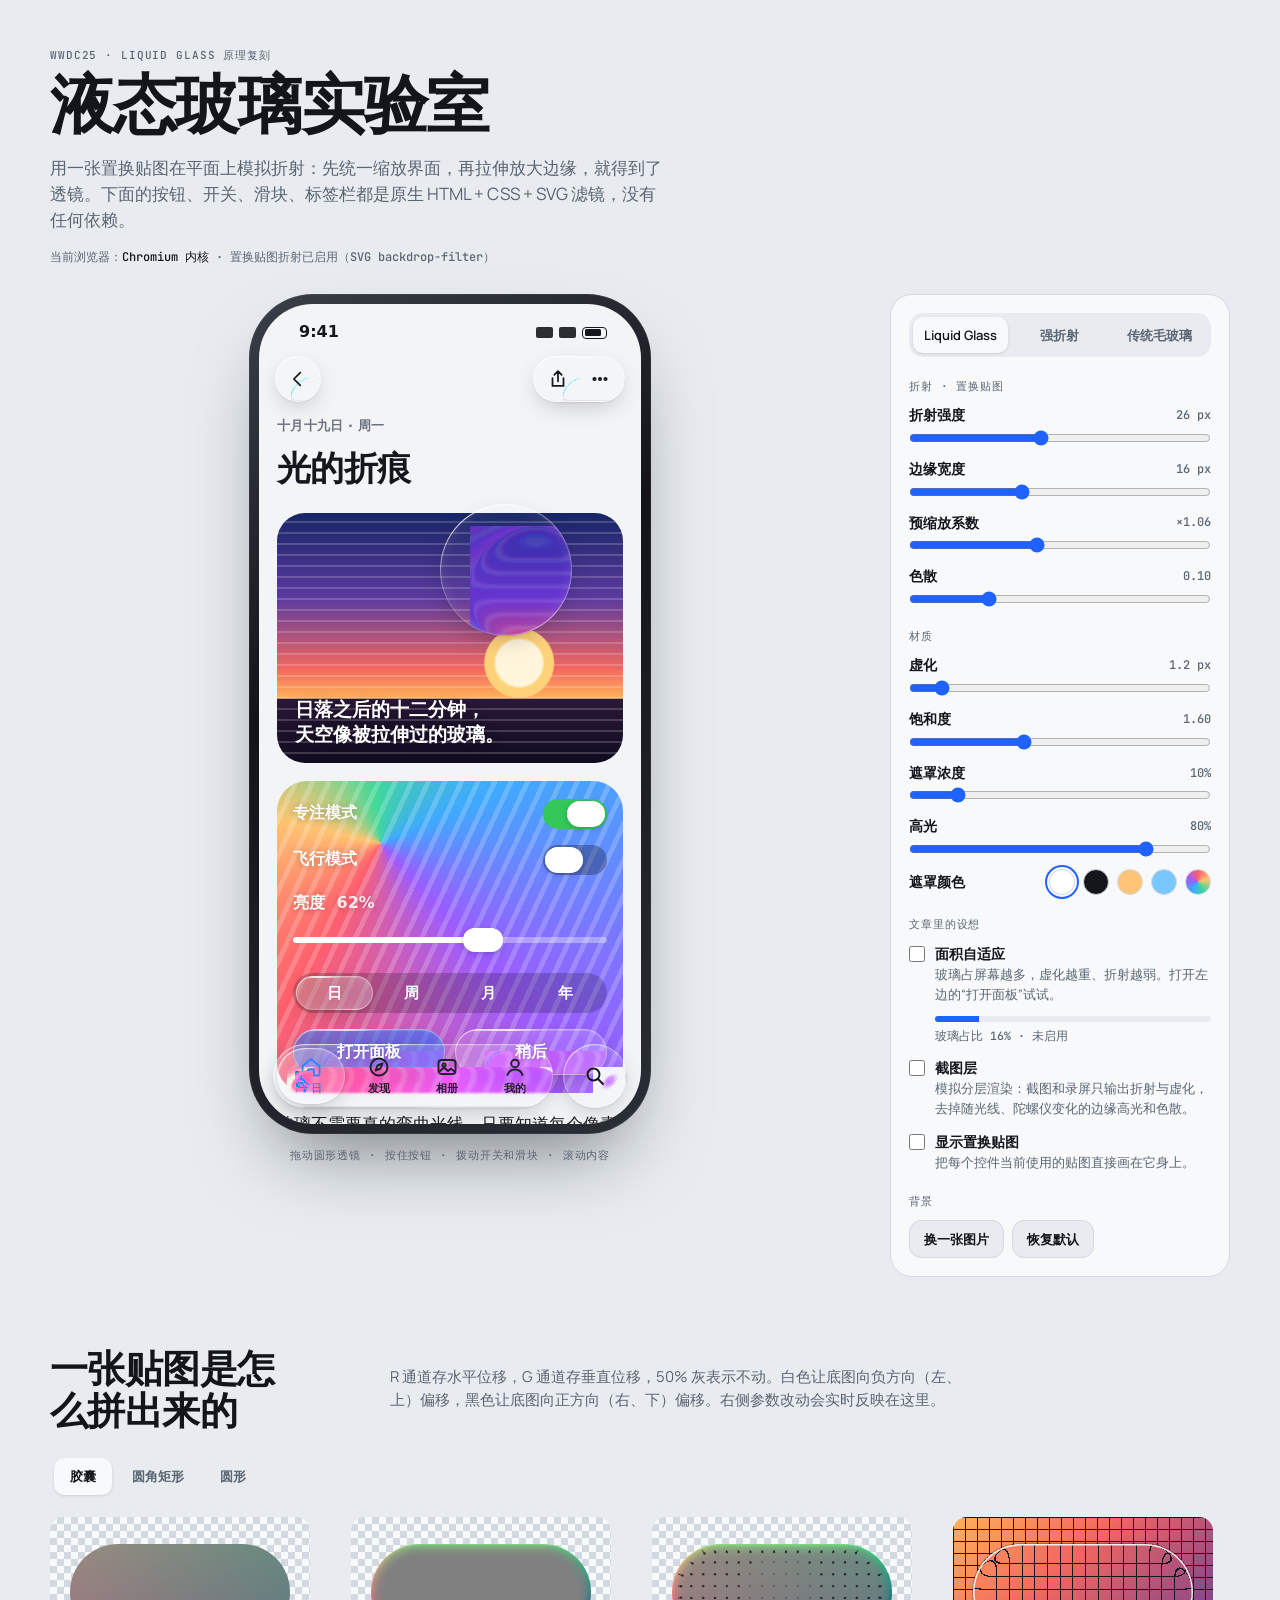
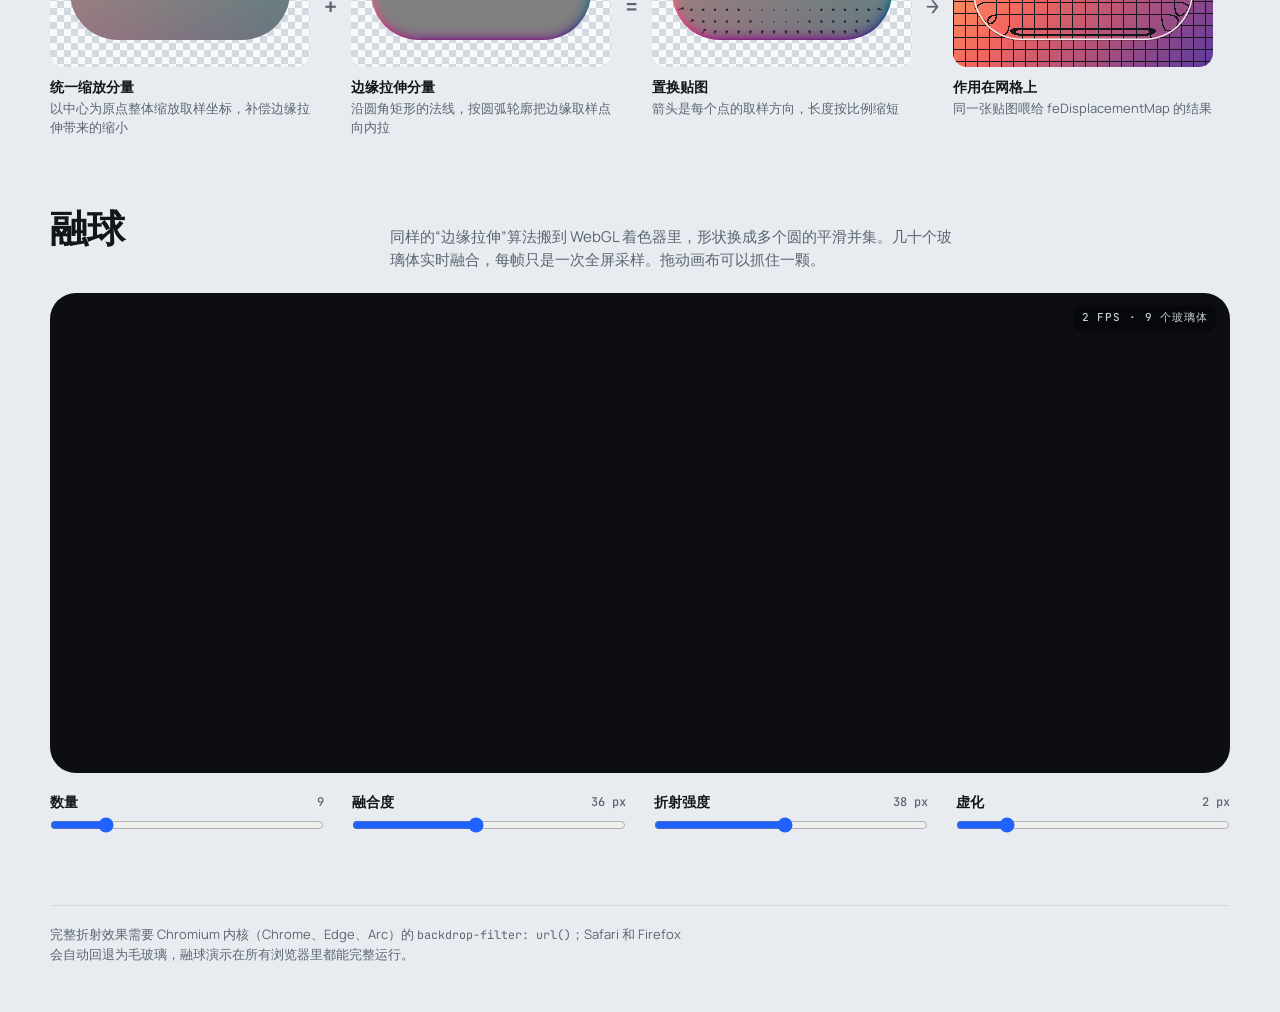
<file: claude/index.html>
<!doctype html>
<html lang="zh-CN">
<head>
  <meta charset="utf-8">
  <meta name="viewport" content="width=device-width, initial-scale=1, viewport-fit=cover">
  <title>液态玻璃实验室</title>
  <link rel="preconnect" href="https://fonts.googleapis.com">
  <link rel="preconnect" href="https://fonts.gstatic.com" crossorigin>
  <link rel="stylesheet" href="https://fonts.googleapis.com/css2?family=Bricolage+Grotesque:opsz,wght@12..96,500;12..96,700&family=Manrope:wght@400;500;600;700&family=JetBrains+Mono:wght@400;500&display=swap">
  <link rel="stylesheet" href="styles.css">
</head>
<body>
  <!-- 图标 sprite -->
  <svg width="0" height="0" style="position:absolute" aria-hidden="true">
    <symbol id="i-home" viewBox="0 0 24 24"><path d="M3.5 11 12 4l8.5 7v8.5a1 1 0 0 1-1 1H15v-6h-6v6H4.5a1 1 0 0 1-1-1z"/></symbol>
    <symbol id="i-compass" viewBox="0 0 24 24"><circle cx="12" cy="12" r="8.5"/><path d="m15.5 8.5-2 5-5 2 2-5z"/></symbol>
    <symbol id="i-photo" viewBox="0 0 24 24"><rect x="3.5" y="5" width="17" height="14" rx="3"/><circle cx="9" cy="10" r="1.6"/><path d="m4 17 5-4.5 4 3.5 3-2.5 4 3.5"/></symbol>
    <symbol id="i-person" viewBox="0 0 24 24"><circle cx="12" cy="8.5" r="3.8"/><path d="M4.5 20c1.2-3.6 4-5.5 7.5-5.5s6.3 1.9 7.5 5.5"/></symbol>
    <symbol id="i-search" viewBox="0 0 24 24"><circle cx="10.5" cy="10.5" r="6"/><path d="m15 15 5 5"/></symbol>
    <symbol id="i-chevron" viewBox="0 0 24 24"><path d="M14.5 5 7.5 12l7 7"/></symbol>
    <symbol id="i-share" viewBox="0 0 24 24"><path d="M12 3.5v11M8 7.5l4-4 4 4M6 11v8.5h12V11"/></symbol>
    <symbol id="i-more" viewBox="0 0 24 24"><circle cx="6" cy="12" r="1.3"/><circle cx="12" cy="12" r="1.3"/><circle cx="18" cy="12" r="1.3"/></symbol>
    <symbol id="i-close" viewBox="0 0 24 24"><path d="m6.5 6.5 11 11M17.5 6.5l-11 11"/></symbol>
  </svg>

  <header class="masthead">
    <p class="eyebrow">WWDC25 · Liquid Glass 原理复刻</p>
    <h1>液态玻璃实验室</h1>
    <p class="lede">用一张置换贴图在平面上模拟折射：先统一缩放界面，再拉伸放大边缘，就得到了透镜。下面的按钮、开关、滑块、标签栏都是原生 HTML + CSS + SVG 滤镜，没有任何依赖。</p>
    <p class="support" id="support" role="status"></p>
  </header>

  <main class="lab">
    <section class="stage" aria-label="演示手机">
      <div class="phone">
        <div class="screen" id="screen">
          <div class="status-bar" aria-hidden="true"><span>9:41</span><span class="sb-right"><i></i><i></i><b></b></span></div>

          <div class="scroller" id="scroller">
            <div class="feed">
              <p class="feed-kicker">十月十九日 · 周一</p>
              <h2 class="feed-title">光的折痕</h2>

              <figure class="hero" id="hero">
                <div class="hero-art" id="heroArt"></div>
                <figcaption>日落之后的十二分钟，<br>天空像被拉伸过的玻璃。</figcaption>
              </figure>

              <div class="card controls-card">
                <div class="row">
                  <span>专注模式</span>
                  <button class="switch is-on" id="sw1" role="switch" aria-checked="true" aria-label="专注模式"><span class="switch-thumb lg" data-lg-k=".55"></span></button>
                </div>
                <div class="row">
                  <span>飞行模式</span>
                  <button class="switch" id="sw2" role="switch" aria-checked="false" aria-label="飞行模式"><span class="switch-thumb lg" data-lg-k=".55"></span></button>
                </div>
                <div class="row row-col">
                  <span>亮度 <output id="brightOut">62%</output></span>
                  <div class="slider" id="slider" role="slider" tabindex="0" aria-label="亮度" aria-valuemin="0" aria-valuemax="100" aria-valuenow="62">
                    <div class="slider-track"><div class="slider-fill"></div></div>
                    <div class="slider-thumb lg" data-lg-k=".6"></div>
                  </div>
                </div>
                <div class="segmented" id="seg" role="tablist" aria-label="时间范围">
                  <button role="tab" aria-selected="true">日</button>
                  <button role="tab" aria-selected="false">周</button>
                  <button role="tab" aria-selected="false">月</button>
                  <button role="tab" aria-selected="false">年</button>
                  <span class="seg-drop lg" data-lg-k=".45" data-lg-zoom="1.12" data-lg-blur="0"></span>
                </div>
                <div class="btn-row">
                  <button class="gbtn lg is-tinted" id="openSheet">打开面板</button>
                  <button class="gbtn lg">稍后</button>
                </div>
              </div>

              <p class="prose">玻璃不需要真的弯曲光线。只要知道每个像素该从哪里取色，就能在平面上骗过眼睛。边缘取得远一点，中间取得近一点，文字就会沿着玻璃的弧面流动。</p>

              <div class="tiles">
                <div class="tile t-check"></div>
                <div class="tile t-stripe"></div>
                <div class="tile t-type">Aa<small>字形</small></div>
                <div class="tile t-dots"></div>
                <div class="tile t-bars"></div>
                <div class="tile t-grid"></div>
              </div>

              <p class="prose">在 visionOS 里你可以绕着窗口走一圈，平面模拟就会穿帮；在手机上视角是固定的，二维的假折射就足够真实。</p>
              <p class="prose dim">向上滑动，看内容从标签栏下面流过。</p>
            </div>
          </div>

          <!-- 浮动层：工具栏、透镜、标签栏、面板 -->
          <div class="topbar">
            <button class="lg icon-btn" aria-label="返回"><svg><use href="#i-chevron"/></svg></button>
            <div class="lg capsule-group">
              <button class="icon-btn bare" aria-label="分享"><svg><use href="#i-share"/></svg></button>
              <button class="icon-btn bare" aria-label="更多"><svg><use href="#i-more"/></svg></button>
            </div>
          </div>

          <div class="lens lg" id="lens" data-lg-k="1.7" data-lg-zoom="1.16" aria-label="可拖动透镜"></div>

          <nav class="tabbar-wrap" aria-label="标签栏">
            <div class="tabbar lg" id="tabbar" role="tablist">
              <button role="tab" aria-selected="true"><svg><use href="#i-home"/></svg><span>今日</span></button>
              <button role="tab" aria-selected="false"><svg><use href="#i-compass"/></svg><span>发现</span></button>
              <button role="tab" aria-selected="false"><svg><use href="#i-photo"/></svg><span>相册</span></button>
              <button role="tab" aria-selected="false"><svg><use href="#i-person"/></svg><span>我的</span></button>
            </div>
            <span class="tab-drop lg" id="tabDrop" data-lg-k=".5" data-lg-zoom="1.14" data-lg-blur="0"></span>
            <button class="lg icon-btn search-btn" aria-label="搜索"><svg><use href="#i-search"/></svg></button>
          </nav>

          <div class="sheet lg" id="sheet" hidden data-lg-k="1.3">
            <div class="sheet-head">
              <strong>显示与亮度</strong>
              <button class="lg icon-btn small" id="closeSheet" aria-label="关闭"><svg><use href="#i-close"/></svg></button>
            </div>
            <p>这块面板占了屏幕一半以上。关掉右侧的“面积自适应”，它会保持通透，背后的文字和图案会穿过来，很难读；打开后，玻璃面积越大，虚化越重、折射越弱。</p>
            <ul>
              <li><span>原彩显示</span><b>开</b></li>
              <li><span>夜览</span><b>22:00 – 7:00</b></li>
              <li><span>自动锁定</span><b>30 秒</b></li>
            </ul>
          </div>
        </div>
      </div>
      <p class="stage-hint">拖动圆形透镜 · 按住按钮 · 拨动开关和滑块 · 滚动内容</p>
    </section>

    <aside class="panel" aria-label="参数">
      <div class="presets" role="group" aria-label="预设">
        <button data-preset="ios" class="is-active">Liquid Glass</button>
        <button data-preset="strong">强折射</button>
        <button data-preset="frost">传统毛玻璃</button>
      </div>

      <fieldset>
        <legend>折射 · 置换贴图</legend>
        <label class="param"><span>折射强度</span><output for="p-refraction"></output>
          <input type="range" id="p-refraction" data-param="refraction" min="0" max="60" step="1"></label>
        <label class="param"><span>边缘宽度</span><output for="p-bezel"></output>
          <input type="range" id="p-bezel" data-param="bezel" min="2" max="40" step="1"></label>
        <label class="param"><span>预缩放系数</span><output for="p-prescale"></output>
          <input type="range" id="p-prescale" data-param="prescale" min="0.85" max="1.35" step="0.01"></label>
        <label class="param"><span>色散</span><output for="p-dispersion"></output>
          <input type="range" id="p-dispersion" data-param="dispersion" min="0" max="0.4" step="0.01"></label>
      </fieldset>

      <fieldset>
        <legend>材质</legend>
        <label class="param"><span>虚化</span><output for="p-blur"></output>
          <input type="range" id="p-blur" data-param="blur" min="0" max="14" step="0.1"></label>
        <label class="param"><span>饱和度</span><output for="p-saturation"></output>
          <input type="range" id="p-saturation" data-param="saturation" min="1" max="2.6" step="0.05"></label>
        <label class="param"><span>遮罩浓度</span><output for="p-tint"></output>
          <input type="range" id="p-tint" data-css="tint" min="0" max="0.7" step="0.01"></label>
        <label class="param"><span>高光</span><output for="p-spec"></output>
          <input type="range" id="p-spec" data-css="spec" min="0" max="1" step="0.01"></label>
        <div class="swatches" role="radiogroup" aria-label="遮罩颜色">
          <span>遮罩颜色</span>
          <button role="radio" aria-checked="true" data-tint="255 255 255" style="--c:#fff" aria-label="白"></button>
          <button role="radio" aria-checked="false" data-tint="20 22 28" style="--c:#14161c" aria-label="墨"></button>
          <button role="radio" aria-checked="false" data-tint="255 196 120" style="--c:#ffc478" aria-label="琥珀"></button>
          <button role="radio" aria-checked="false" data-tint="120 200 255" style="--c:#78c8ff" aria-label="天青"></button>
          <label class="swatch-custom" aria-label="自定义颜色"><input type="color" id="p-tintColor" value="#ff7ab6"></label>
        </div>
      </fieldset>

      <fieldset>
        <legend>文章里的设想</legend>
        <label class="toggle"><input type="checkbox" id="t-adaptive">
          <span><b>面积自适应</b>玻璃占屏幕越多，虚化越重、折射越弱。打开左边的“打开面板”试试。</span></label>
        <div class="meter" id="meter" aria-live="polite">
          <div class="meter-bar"><i id="meterFill"></i></div>
          <span id="meterText">玻璃占比 —</span>
        </div>
        <label class="toggle"><input type="checkbox" id="t-shot">
          <span><b>截图层</b>模拟分层渲染：截图和录屏只输出折射与虚化，去掉随光线、陀螺仪变化的边缘高光和色散。</span></label>
        <label class="toggle"><input type="checkbox" id="t-maps">
          <span><b>显示置换贴图</b>把每个控件当前使用的贴图直接画在它身上。</span></label>
      </fieldset>

      <fieldset>
        <legend>背景</legend>
        <div class="bg-row">
          <label class="file-btn">换一张图片<input type="file" id="bgFile" accept="image/*"></label>
          <button id="bgReset" type="button">恢复默认</button>
        </div>
      </fieldset>
    </aside>
  </main>

  <section class="principle" aria-labelledby="pr-title">
    <div class="section-head">
      <h2 id="pr-title">一张贴图是怎么拼出来的</h2>
      <p>R 通道存水平位移，G 通道存垂直位移，50% 灰表示不动。白色让底图向负方向（左、上）偏移，黑色让底图向正方向（右、下）偏移。右侧参数改动会实时反映在这里。</p>
    </div>
    <div class="shape-pick" role="group" aria-label="形状">
      <button data-shape="capsule" class="is-active">胶囊</button>
      <button data-shape="rect">圆角矩形</button>
      <button data-shape="circle">圆形</button>
    </div>
    <div class="maps">
      <figure><canvas id="mapUniform"></canvas><figcaption><b>统一缩放分量</b>以中心为原点整体缩放取样坐标，补偿边缘拉伸带来的缩小</figcaption></figure>
      <span class="op" aria-hidden="true">+</span>
      <figure><canvas id="mapEdge"></canvas><figcaption><b>边缘拉伸分量</b>沿圆角矩形的法线，按圆弧轮廓把边缘取样点向内拉</figcaption></figure>
      <span class="op" aria-hidden="true">=</span>
      <figure><canvas id="mapAll"></canvas><figcaption><b>置换贴图</b>箭头是每个点的取样方向，长度按比例缩短</figcaption></figure>
      <span class="op" aria-hidden="true">→</span>
      <figure><div class="warp-demo" id="warpDemo"><div class="warp-grid" id="warpGrid"></div></div><figcaption><b>作用在网格上</b>同一张贴图喂给 feDisplacementMap 的结果</figcaption></figure>
    </div>
  </section>

  <section class="blobs" aria-labelledby="bl-title">
    <div class="section-head">
      <h2 id="bl-title">融球</h2>
      <p>同样的“边缘拉伸”算法搬到 WebGL 着色器里，形状换成多个圆的平滑并集。几十个玻璃体实时融合，每帧只是一次全屏采样。拖动画布可以抓住一颗。</p>
    </div>
    <div class="blob-stage">
      <canvas id="blobCanvas" aria-label="融球演示"></canvas>
      <span class="fps" id="fps">— fps</span>
    </div>
    <div class="blob-controls">
      <label class="param"><span>数量</span><output for="b-count"></output><input type="range" id="b-count" min="2" max="40" step="1" value="9"></label>
      <label class="param"><span>融合度</span><output for="b-k"></output><input type="range" id="b-k" min="0" max="80" step="1" value="36"></label>
      <label class="param"><span>折射强度</span><output for="b-refr"></output><input type="range" id="b-refr" min="0" max="80" step="1" value="38"></label>
      <label class="param"><span>虚化</span><output for="b-blur"></output><input type="range" id="b-blur" min="0" max="12" step="0.5" value="2"></label>
    </div>
  </section>

  <footer class="foot">
    <p>完整折射效果需要 Chromium 内核（Chrome、Edge、Arc）的 <code>backdrop-filter: url()</code>；Safari 和 Firefox 会自动回退为毛玻璃，融球演示在所有浏览器里都能完整运行。</p>
  </footer>

  <script src="liquid-glass.js"></script>
  <script src="demo.js"></script>
  <script src="metaballs.js"></script>
</body>
</html>
</file>
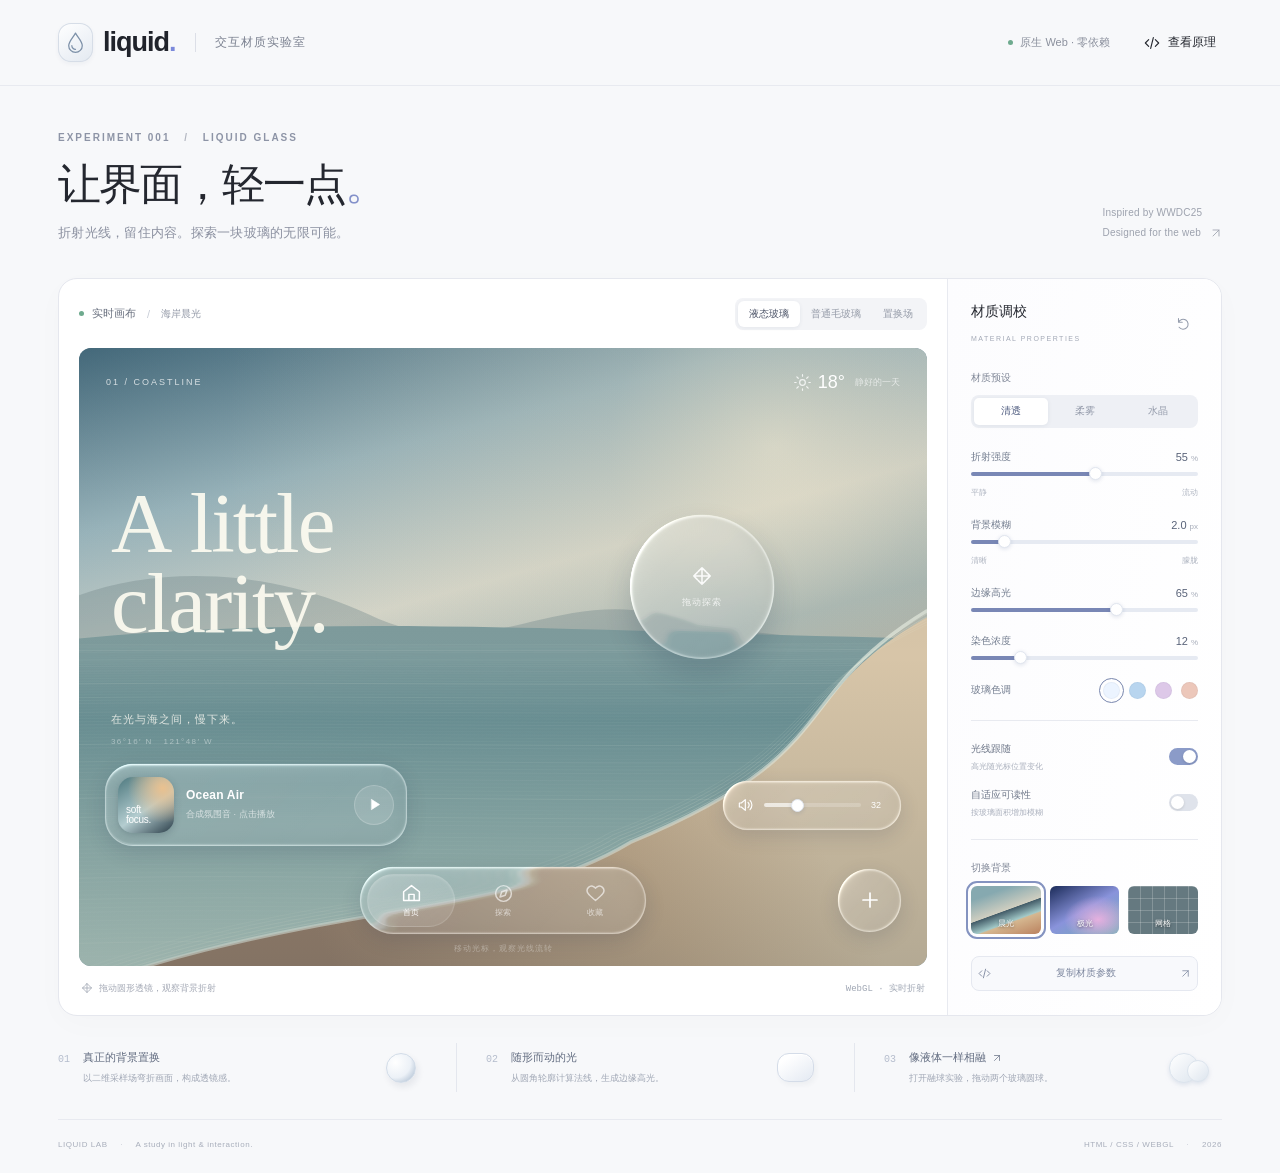
<file: codex/index.html>
<!doctype html>
<html lang="zh-CN">
<head>
  <meta charset="utf-8">
  <meta name="viewport" content="width=device-width, initial-scale=1">
  <meta name="theme-color" content="#f6f7f9">
  <meta name="description" content="原生 Web 液态玻璃控件实验室。实时调节二维折射、模糊、高光与融球效果。">
  <title>Liquid — 液态玻璃实验室</title>
  <link rel="icon" href="data:image/svg+xml,%3Csvg xmlns='http://www.w3.org/2000/svg' viewBox='0 0 64 64'%3E%3Crect width='64' height='64' rx='18' fill='%23171920'/%3E%3Cpath d='M32 12C25 23 18 30 18 39a14 14 0 0028 0c0-9-7-16-14-27z' fill='%23d5e6ff'/%3E%3C/svg%3E">
  <link rel="stylesheet" href="styles.css">
  <script src="liquid-glass.js" defer></script>
  <script src="app.js" defer></script>
</head>
<body>
  <svg class="icon-defs" aria-hidden="true"><defs>
    <symbol id="i-drop" viewBox="0 0 24 24"><path d="M12 3C9 8 5.5 11 5.5 15a6.5 6.5 0 0 0 13 0C18.5 11 15 8 12 3Z"/><path d="M8.5 15a3.5 3.5 0 0 0 3.5 3.5"/></symbol>
    <symbol id="i-arrow" viewBox="0 0 24 24"><path d="M6 18 18 6M6 6h12v12"/></symbol>
    <symbol id="i-reset" viewBox="0 0 24 24"><path d="M4 10a8 8 0 1 1 1 8M4 4v6h6"/></symbol>
    <symbol id="i-code" viewBox="0 0 24 24"><path d="m7 7-5 5 5 5M17 7l5 5-5 5M14 4l-4 16"/></symbol>
    <symbol id="i-play" viewBox="0 0 24 24"><path d="m8 5 11 7-11 7Z"/></symbol>
    <symbol id="i-pause" viewBox="0 0 24 24"><path d="M8 5v14M16 5v14"/></symbol>
    <symbol id="i-volume" viewBox="0 0 24 24"><path d="m11 4-6 5H2v6h3l6 5ZM15 8a6 6 0 0 1 0 8M18 5a10 10 0 0 1 0 14"/></symbol>
    <symbol id="i-home" viewBox="0 0 24 24"><path d="m3 10 9-7 9 7v10H3ZM9 20v-7h6v7"/></symbol>
    <symbol id="i-compass" viewBox="0 0 24 24"><circle cx="12" cy="12" r="9"/><path d="m16 8-2 6-6 2 2-6Z"/></symbol>
    <symbol id="i-heart" viewBox="0 0 24 24"><path d="M20 5c-3-3-7-1-8 1-1-2-5-4-8-1-5 5 2 10 8 15 6-5 13-10 8-15Z"/></symbol>
    <symbol id="i-plus" viewBox="0 0 24 24"><path d="M12 5v14M5 12h14"/></symbol>
    <symbol id="i-sun" viewBox="0 0 24 24"><circle cx="12" cy="12" r="4"/><path d="M12 1v2M12 21v2M1 12h2M21 12h2M4 4l2 2M18 18l2 2M4 20l2-2M18 6l2-2"/></symbol>
    <symbol id="i-move" viewBox="0 0 24 24"><path d="M12 3v18M3 12h18M8 7l4-4 4 4M8 17l4 4 4-4M7 8l-4 4 4 4M17 8l4 4-4 4"/></symbol>
    <symbol id="i-check" viewBox="0 0 24 24"><path d="m5 12 4 4L19 6"/></symbol>
    <symbol id="i-close" viewBox="0 0 24 24"><path d="m6 6 12 12M18 6 6 18"/></symbol>
  </defs></svg>
  <header class="site-header">
    <a class="wordmark" href="#" aria-label="Liquid 实验室首页"><span class="brand-symbol"><svg><use href="#i-drop"/></svg></span>liquid<span class="wordmark-dot">.</span><span class="brand-divider"></span><span class="brand-note">交互材质实验室</span></a>
    <div class="header-right"><span class="native-badge"><i></i>原生 Web · 零依赖</span><button class="text-button" id="open-code"><svg><use href="#i-code"/></svg>查看原理</button></div>
  </header>
  <main>
    <section class="intro"><div><div class="eyebrow">EXPERIMENT 001 <span>/</span> LIQUID GLASS</div><h1>让界面，轻一点<span>。</span></h1><p>折射光线，留住内容。探索一块玻璃的无限可能。</p></div><div class="intro-note"><span>Inspired by WWDC25</span><span>Designed for the web <svg><use href="#i-arrow"/></svg></span></div></section>
    <section class="workspace" aria-label="液态玻璃交互实验室">
      <div class="preview-column">
        <div class="preview-toolbar"><div class="preview-title"><span class="live-dot"></span>实时画布 <span class="muted">/</span> <span id="scene-name">海岸晨光</span></div><div class="segmented" aria-label="预览模式"><button class="selected" data-mode="glass" aria-pressed="true">液态玻璃</button><button data-mode="frosted" aria-pressed="false">普通毛玻璃</button><button data-mode="map" aria-pressed="false" title="R 通道控制水平，G 通道控制垂直采样">置换场</button></div></div>
        <div class="stage" id="stage">
          <canvas id="glass-canvas" aria-label="实时渲染的玻璃折射背景"></canvas>
          <div class="stage-top"><span class="scene-index">01 / COASTLINE</span><span class="weather"><svg><use href="#i-sun"/></svg> 18° <span>静好的一天</span></span></div>
          <div class="scene-description"><span id="scene-description">在光与海之间，慢下来。</span><span class="scene-coordinates">36°16′ N &nbsp; 121°48′ W</span></div>
          <button class="glass lens" id="lens" data-glass data-radius="72" aria-label="可拖动透镜，使用方向键移动"><svg><use href="#i-move"/></svg><span>拖动探索</span></button>
          <div class="glass player" data-glass data-radius="28"><div class="album-art"><span>soft<br>focus.</span></div><div class="track-info"><strong id="track-name">Ocean Air</strong><span id="track-status">合成氛围音 · 点击播放</span></div><button class="play-button" id="play" aria-label="播放氛围音" aria-pressed="false"><svg><use href="#i-play"/></svg></button></div>
          <div class="glass volume-control" data-glass data-radius="26"><svg><use href="#i-volume"/></svg><input id="volume" type="range" min="0" max="100" value="32" aria-label="音量"><output id="volume-value" for="volume">32</output></div>
          <nav class="glass dock" data-glass data-radius="34" aria-label="场景导航"><span class="dock-indicator" aria-hidden="true"></span><button class="active" data-view="home" aria-label="首页" aria-pressed="true"><svg><use href="#i-home"/></svg><span>首页</span></button><button data-view="explore" aria-label="探索" aria-pressed="false"><svg><use href="#i-compass"/></svg><span>探索</span></button><button data-view="favorites" aria-label="收藏" aria-pressed="false"><svg><use href="#i-heart"/></svg><span>收藏</span></button></nav>
          <button class="glass favorite" data-glass data-radius="32" id="favorite" aria-label="收藏当前场景" aria-pressed="false"><svg><use href="#i-plus"/></svg></button>
          <span class="canvas-hint">移动光标，观察光线流转</span>
        </div>
        <div class="preview-footer"><span><svg><use href="#i-move"/></svg>拖动圆形透镜，观察背景折射</span><span id="renderer-status">正在初始化渲染器</span></div>
      </div>
      <aside class="inspector" aria-label="玻璃材质参数">
        <div class="inspector-heading"><div><h2>材质调校</h2><span>MATERIAL PROPERTIES</span></div><button class="icon-button" id="reset" aria-label="恢复默认参数" title="恢复默认参数"><svg><use href="#i-reset"/></svg></button></div>
        <fieldset class="preset-field"><legend>材质预设</legend><div class="presets"><button data-preset="clear" class="selected" aria-pressed="true">清透</button><button data-preset="soft" aria-pressed="false">柔雾</button><button data-preset="strong" aria-pressed="false">水晶</button></div></fieldset>
        <div class="slider-group"><label for="refraction">折射强度 <output id="refraction-value">55<span>%</span></output></label><input id="refraction" type="range" min="0" max="100" value="55"><div class="range-ends"><span>平静</span><span>流动</span></div></div>
        <div class="slider-group"><label for="blur">背景模糊 <output id="blur-value">2.0<span>px</span></output></label><input id="blur" type="range" min="0" max="16" step="0.5" value="2"><div class="range-ends"><span>清晰</span><span>朦胧</span></div></div>
        <div class="slider-group compact"><label for="shine">边缘高光 <output id="shine-value">65<span>%</span></output></label><input id="shine" type="range" min="0" max="100" value="65"></div>
        <div class="slider-group compact"><label for="tint">染色浓度 <output id="tint-value">12<span>%</span></output></label><input id="tint" type="range" min="0" max="60" value="12"></div>
        <div class="color-row"><span>玻璃色调</span><div class="swatches" aria-label="玻璃色调"><button style="--swatch:#ecf4ff" data-color="#ecf4ff" class="selected" aria-label="冰白" aria-pressed="true"></button><button style="--swatch:#b8d5ef" data-color="#b8d5ef" aria-label="海蓝" aria-pressed="false"></button><button style="--swatch:#ddc8e8" data-color="#ddc8e8" aria-label="浅紫" aria-pressed="false"></button><button style="--swatch:#ecc7ba" data-color="#ecc7ba" aria-label="暖杏" aria-pressed="false"></button></div></div>
        <div class="inspector-divider"></div>
        <div class="toggle-row"><label for="follow-light">光线跟随<span>高光随光标位置变化</span></label><input type="checkbox" role="switch" id="follow-light" checked></div>
        <div class="toggle-row"><label for="adaptive">自适应可读性<span>按玻璃面积增加模糊</span></label><input type="checkbox" role="switch" id="adaptive"></div>
        <div class="inspector-divider"></div>
        <fieldset class="background-field"><legend>切换背景</legend><div class="background-options"><button class="bg-option coast selected" data-scene="coast" aria-label="海岸晨光" aria-pressed="true"><span>晨光</span></button><button class="bg-option aurora" data-scene="aurora" aria-label="流动极光" aria-pressed="false"><span>极光</span></button><button class="bg-option grid" data-scene="grid" aria-label="折射测试网格" aria-pressed="false"><span>网格</span></button></div></fieldset>
        <button class="export-button" id="export-config"><svg><use href="#i-code"/></svg>复制材质参数<svg><use href="#i-arrow"/></svg></button>
      </aside>
    </section>
    <section class="details-strip" aria-label="实现特性">
      <div class="detail-item"><span class="detail-number">01</span><div><h3>真正的背景置换</h3><p>以二维采样场弯折画面，构成透镜感。</p></div><span class="mini-lens" aria-hidden="true"></span></div>
      <div class="detail-item"><span class="detail-number">02</span><div><h3>随形而动的光</h3><p>从圆角轮廓计算法线，生成边缘高光。</p></div><span class="mini-shine" aria-hidden="true"></span></div>
      <button class="detail-item merge-card" id="merge-open"><span class="detail-number">03</span><div><h3>像液体一样相融 <svg><use href="#i-arrow"/></svg></h3><p>打开融球实验，拖动两个玻璃圆球。</p></div><span class="mini-merge" aria-hidden="true"></span></button>
    </section>
    <footer class="site-footer"><span>LIQUID LAB <span class="footer-dot">·</span> A study in light & interaction.</span><span>HTML / CSS / WEBGL <span class="footer-dot">·</span> 2026</span></footer>
  </main>
  <dialog id="code-dialog"><div class="dialog-heading"><span class="eyebrow">UNDER THE SURFACE</span><button class="icon-button dialog-close" aria-label="关闭原理说明"><svg><use href="#i-close"/></svg></button></div><h2>一块玻璃，四层计算。</h2><p>这是基于你提供的分析制作的 Web 近似实现，不代表苹果公开了其内部渲染方式。</p><ol><li><strong>准备背景纹理</strong><span>Canvas 2D 绘制场景，WebGL 读取同一份像素。控件文字由原生 DOM 绘制，保持清晰可操作。</span></li><li><strong>构建置换场</strong><span>圆角矩形的有符号距离场（SDF）决定边缘宽度与法线。中心轻微缩放、边缘反向拉伸；红色与绿色分别表示 X / Y 采样偏移。</span></li><li><strong>折射、模糊与染色</strong><span>以偏移后的坐标采样背景，再进行九点模糊、轻微色散与色调混合。当前版本只折射画布场景，不会自动抓取任意网页 DOM。</span></li><li><strong>光照与融合</strong><span>轮廓法线与光源方向计算高光；融球实验以平滑最小值合并距离场。交互时按需重绘，尊重系统减少动态效果设置。</span></li></ol><div class="formula">sampleUV = uv + displacement / resolution</div><p class="source-links">技术参考：<a href="https://developer.mozilla.org/en-US/docs/Web/SVG/Reference/Element/feDisplacementMap" target="_blank" rel="noreferrer">MDN · 置换映射</a> / <a href="https://developer.mozilla.org/en-US/docs/Web/API/WebGL_API/Tutorial/Using_textures_in_WebGL" target="_blank" rel="noreferrer">WebGL 纹理</a></p></dialog>
  <dialog id="merge-dialog"><div class="dialog-heading"><span class="eyebrow">EXPERIMENT 002 / METABALLS</span><button class="icon-button dialog-close" aria-label="关闭融球实验"><svg><use href="#i-close"/></svg></button></div><h2>靠近，然后相融。</h2><p>拖动任意圆球，或聚焦后使用方向键。边缘在接近时自然连接。</p><div class="merge-stage" id="merge-stage"><canvas id="merge-canvas" aria-label="融球效果背景"></canvas><button class="glass orb orb-a" data-glass data-radius="60" data-merge="1" aria-label="玻璃圆球 A，可用方向键移动"><svg><use href="#i-move"/></svg></button><button class="glass orb orb-b" data-glass data-radius="60" data-merge="1" aria-label="玻璃圆球 B，可用方向键移动"><svg><use href="#i-move"/></svg></button></div><label class="merge-range" for="fusion">融合范围<input type="range" id="fusion" min="1" max="80" value="36"><output id="fusion-value">36px</output></label></dialog>
  <div class="toast" id="toast" role="status" aria-live="polite"></div>
</body>
</html>
</file>
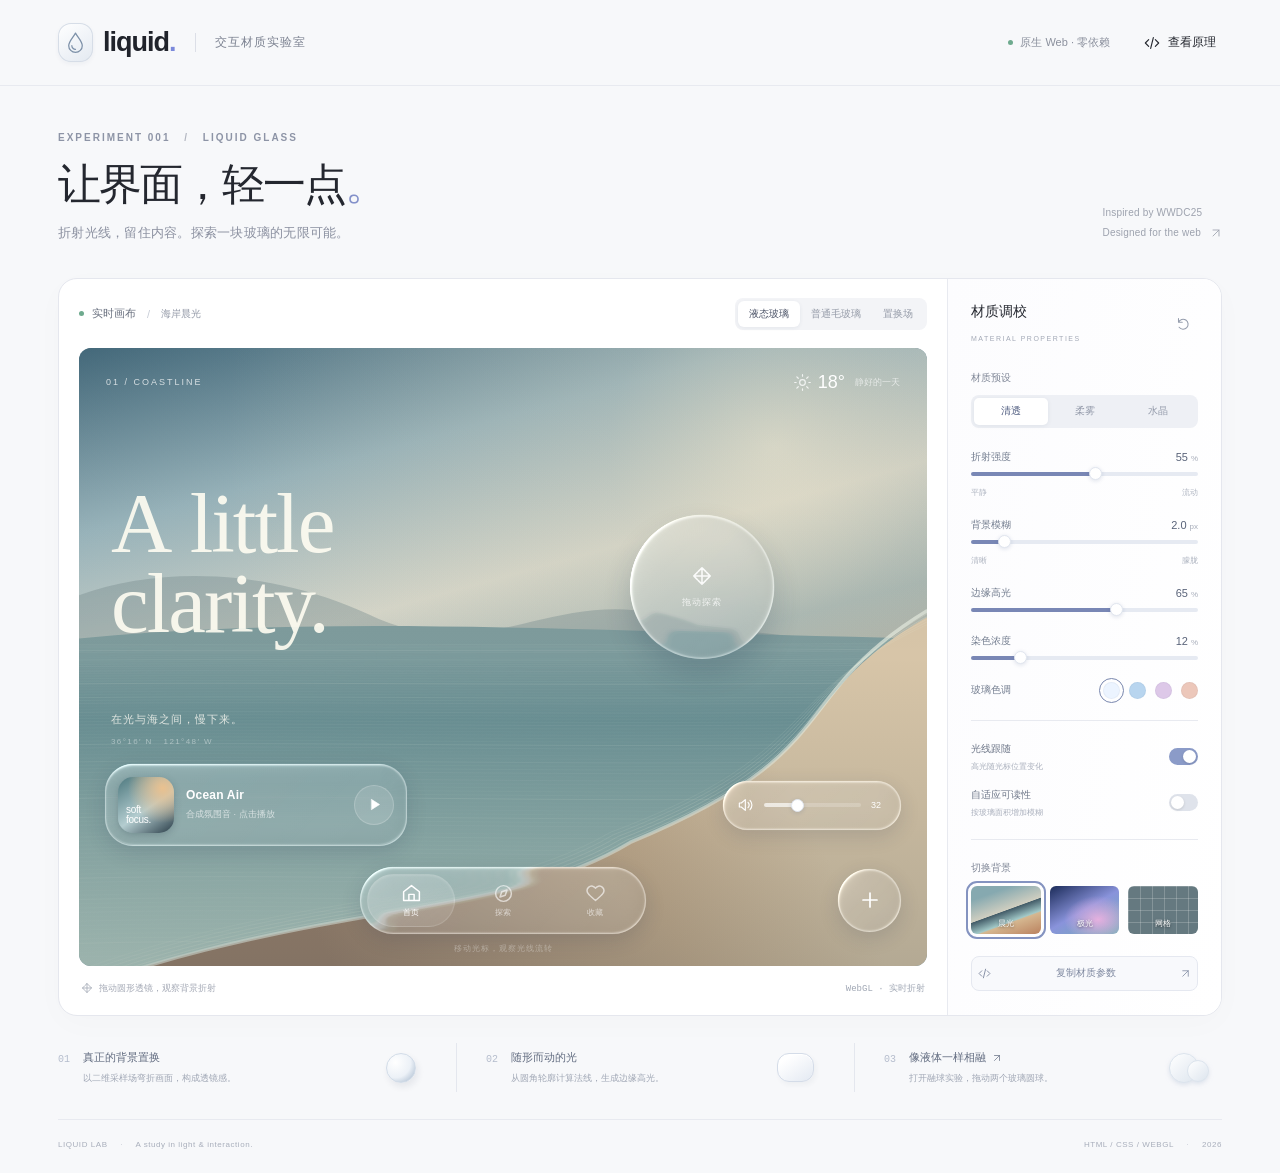
<file: codex/standalone.html>
<!doctype html>
<html lang="zh-CN">
<head>
  <meta charset="utf-8">
  <meta name="viewport" content="width=device-width, initial-scale=1">
  <meta name="theme-color" content="#f6f7f9">
  <meta name="description" content="原生 Web 液态玻璃控件实验室。实时调节二维折射、模糊、高光与融球效果。">
  <title>Liquid — 液态玻璃实验室</title>
  <link rel="icon" href="data:image/svg+xml,%3Csvg xmlns='http://www.w3.org/2000/svg' viewBox='0 0 64 64'%3E%3Crect width='64' height='64' rx='18' fill='%23171920'/%3E%3Cpath d='M32 12C25 23 18 30 18 39a14 14 0 0028 0c0-9-7-16-14-27z' fill='%23d5e6ff'/%3E%3C/svg%3E">
  <style>
:root {
  font-family:Inter,-apple-system,BlinkMacSystemFont,"SF Pro Display","PingFang SC","Microsoft YaHei",sans-serif;
  color:#24272f;
  background:#f7f8fa;
  font-synthesis:none;
  --accent:#586be8;
  --muted:#9297a4;
  --line:#e8eaf0
}
* {
  box-sizing:border-box
}
body {
  margin:0
}
button,input,a {
  -webkit-tap-highlight-color:transparent
}
button,input {
  font:inherit
}
button {
  cursor:pointer
}
button {
  color:inherit
}
button:focus-visible,a:focus-visible {
  outline:3px solid #8094ff;
  outline-offset:4px
}
input:focus-visible {
  outline:2px solid #8094ff;
  outline-offset:5px
}
button {
  border:0;
  background:none
}
svg {
  width:21px;
  height:21px;
  fill:none;
  stroke:currentColor;
  stroke-width:1.7;
  stroke-linecap:round;
  stroke-linejoin:round;
  flex-shrink:0
}
.icon-defs {
  position:absolute;
  width:0;
  height:0;
  overflow:hidden
}
.site-header {
  height:86px;
  max-width:1504px;
  margin:auto;
  padding:0 58px;
  display:flex;
  align-items:center;
  justify-content:space-between;
  border-bottom:1px solid var(--line)
}
.wordmark {
  display:flex;
  align-items:center;
  color:#20232b;
  text-decoration:none;
  font-size:27px;
  font-weight:650;
  letter-spacing:-1px
}
.brand-symbol {
  width:35px;
  height:39px;
  border-radius:13px;
  margin-right:10px;
  display:grid;
  place-items:center;
  background:linear-gradient(145deg,#fff,#e3e9f1);
  box-shadow:inset 0 0 0 1px #d6dde7,0 2px 5px #1c294b0c
}
.brand-symbol svg {
  width:25px;
  height:25px;
  color:#7c90a8;
  stroke-width:1.2
}
.wordmark-dot {
  color:#7b89db
}
.brand-divider {
  height:19px;
  width:1px;
  background:#dcdfe7;
  margin:0 19px
}
.brand-note {
  font-size:12px;
  font-weight:450;
  letter-spacing:1px;
  color:#7b8190
}
.header-right {
  display:flex;
  align-items:center;
  gap:28px
}
.native-badge {
  font-size:11px;
  color:#8b909d;
  display:flex;
  align-items:center;
  gap:7px
}
.native-badge i,.live-dot {
  width:5px;
  height:5px;
  border-radius:50%;
  background:#6eaa8e
}
.text-button {
  font-size:12px;
  display:flex;
  gap:8px;
  align-items:center
}
.text-button svg {
  width:16px;
  height:16px
}
main {
  max-width:1504px;
  margin:auto;
  padding:46px 58px 0
}
.intro {
  display:flex;
  align-items:flex-end;
  justify-content:space-between;
  margin-bottom:36px
}
.eyebrow {
  font-size:10px;
  letter-spacing:2px;
  font-weight:550;
  color:#8d94a6
}
.eyebrow span {
  margin:0 9px;
  color:#b2b6c0
}
h1 {
  font-size:43px;
  font-weight:540;
  letter-spacing:-2px;
  line-height:1.25;
  margin:15px 0 12px
}
h1>span {
  color:#8491ca
}
.intro p {
  font-size:13px;
  color:#8b90a0;
  letter-spacing:.25px;
  margin:0
}
.intro-note {
  display:flex;
  flex-direction:column;
  gap:9px;
  color:#9da2ae;
  font-size:10px;
  letter-spacing:.2px;
  padding-bottom:3px
}
.intro-note span:last-child {
  display:flex;
  align-items:center;
  gap:9px
}
.intro-note svg {
  width:12px;
  height:12px
}
.workspace {
  display:grid;
  grid-template-columns:minmax(0,1fr) 274px;
  background:#fff;
  border:1px solid #e5e7ee;
  border-radius:19px;
  box-shadow:0 8px 32px #1d2c4405;
  overflow:hidden
}
.preview-column {
  padding:20px;
  min-width:0
}
.preview-toolbar {
  display:flex;
  justify-content:space-between;
  align-items:center;
  height:30px;
  margin-bottom:19px;
  gap:14px
}
.preview-title {
  display:flex;
  gap:8px;
  align-items:center;
  font-size:11px;
  white-space:nowrap;
  color:#69707f
}
.preview-title .muted {
  color:#c7ccd6;
  margin:0 3px
}
#scene-name {
  font-size:10px;
  color:#9298a6
}
.segmented {
  display:flex;
  padding:3px;
  background:#f3f4f7;
  border-radius:8px;
  flex-shrink:0
}
.segmented button {
  font-size:10px;
  padding:6px 11px;
  border-radius:6px;
  color:#959ba8;
  transition:background .2s,color .2s
}
.segmented button.selected {
  background:white;
  box-shadow:0 1px 4px #22355012;
  color:#4b5367
}
.stage {
  height:544px;
  position:relative;
  border-radius:12px;
  overflow:hidden;
  isolation:isolate;
  background:#718d99;
  color:white;
  touch-action:pan-y
}
.stage canvas,.merge-stage canvas {
  position:absolute;
  inset:0;
  width:100%;
  height:100%;
  z-index:-1;
  display:block
}
.stage-top {
  display:flex;
  align-items:center;
  justify-content:space-between;
  position:absolute;
  left:27px;
  right:27px;
  top:24px;
  pointer-events:none
}
.scene-index {
  font-size:9px;
  letter-spacing:2px;
  opacity:.75
}
.weather {
  display:flex;
  align-items:center;
  gap:7px;
  font-size:18px;
  font-weight:300
}
.weather svg {
  width:17px;
  height:17px;
  opacity:.8
}
.weather>span {
  font-size:9px;
  color:#ffffffa6;
  margin-left:3px
}
.scene-description {
  position:absolute;
  left:32px;
  top:59%;
  display:flex;
  flex-direction:column;
  gap:10px;
  pointer-events:none
}
.scene-description>span:first-child {
  font-size:11px;
  color:#fffdf5c9;
  letter-spacing:1px
}
.scene-coordinates {
  font-size:8px;
  color:#ffffff6d;
  letter-spacing:1.4px
}
.glass {
  color:#fff;
  position:absolute;
  border:1px solid #ffffff4a;
  box-shadow:inset 0 1px 1px #ffffff31,0 6px 20px #192b4826;
  background:linear-gradient(135deg,#ffffff09,#ffffff01);
  -webkit-user-select:none;
  user-select:none
}
.glass::after {
  content:"";
  position:absolute;
  inset:0;
  border-radius:inherit;
  box-shadow:inset 0 -1px 1px #ffffff21;
  pointer-events:none
}
.glass:active {
  border-color:#ffffff90
}
.lens {
  width:144px;
  height:144px;
  border-radius:50%;
  left:65%;
  top:27%;
  display:flex;
  align-items:center;
  justify-content:center;
  flex-direction:column;
  gap:9px;
  cursor:grab;
  touch-action:none;
  box-shadow:inset 1px 1px 2px #ffffff6e,inset -1px -2px 5px #ffffff16,0 14px 28px #18324c30
}
.lens:active,.orb:active {
  cursor:grabbing
}
.lens>svg {
  width:22px;
  height:22px;
  opacity:.9
}
.lens>span {
  font-size:9px;
  letter-spacing:1px;
  color:#ffffffc2
}
.player {
  left:26px;
  bottom:120px;
  width:302px;
  height:82px;
  border-radius:28px;
  display:flex;
  align-items:center;
  padding:12px;
  gap:12px
}
.album-art {
  width:56px;
  height:56px;
  flex-shrink:0;
  border-radius:15px;
  background:radial-gradient(ellipse at 80% 20%,#eac18f 0,transparent 55%),linear-gradient(145deg,#4d787e 0,#b4cdd0 55%,#293c47 100%);
  display:flex;
  align-items:flex-end;
  padding:8px;
  font-size:10px;
  line-height:1;
  letter-spacing:-.3px;
  box-shadow:0 2px 7px #243d4840
}
.track-info {
  display:flex;
  flex-direction:column;
  gap:6px;
  min-width:0
}
.track-info strong {
  font-size:12px;
  font-weight:550;
  letter-spacing:.2px
}
.track-info>span {
  font-size:9px;
  color:#ffffffa6;
  white-space:nowrap
}
.play-button {
  width:40px;
  height:40px;
  margin-left:auto;
  flex-shrink:0;
  display:grid;
  place-items:center;
  background:#ffffff20;
  border:1px solid #ffffff30;
  border-radius:50%
}
.play-button svg {
  width:17px;
  height:17px;
  fill:currentColor;
  stroke-width:1
}
.volume-control {
  right:26px;
  bottom:136px;
  width:178px;
  height:49px;
  display:flex;
  align-items:center;
  padding:0 14px;
  gap:10px;
  border-radius:26px
}
.volume-control>svg {
  width:16px;
  height:16px
}
.volume-control output {
  font-size:9px;
  width:15px
}
.volume-control input {
  min-width:0;
  flex:1;
  --track-fill:#ffffffaa;
  --track-empty:#ffffff32
}
.dock {
  width:286px;
  height:67px;
  left:50%;
  bottom:32px;
  transform:translateX(-50%);
  border-radius:34px;
  padding:6px;
  display:flex;
  align-items:center;
  gap:4px
}
.dock button {
  z-index:1;
  flex:1;
  height:54px;
  display:flex;
  align-items:center;
  justify-content:center;
  flex-direction:column;
  gap:3px;
  color:#ffffff9e;
  border-radius:28px;
  transition:color .2s;
  font-size:8px
}
.dock button.active {
  color:#fff
}
.dock button svg {
  width:21px;
  height:21px
}
.dock-indicator {
  position:absolute;
  left:6px;
  top:6px;
  width:88px;
  height:53px;
  border-radius:27px;
  background:linear-gradient(145deg,#ffffff32,#ffffff14);
  border:1px solid #ffffff20;
  box-shadow:inset 0 1px 2px #ffffff20;
  transition:transform .35s cubic-bezier(.2,.8,.2,1);
  pointer-events:none
}
.favorite {
  bottom:34px;
  right:26px;
  width:63px;
  height:63px;
  border-radius:50%;
  display:grid;
  place-items:center
}
.favorite.saved {
  color:#ffe5cf
}
.favorite svg {
  width:24px;
  height:24px
}
.canvas-hint {
  position:absolute;
  bottom:12px;
  left:0;
  width:100%;
  text-align:center;
  font-size:8px;
  letter-spacing:1px;
  color:#ffffff58;
  pointer-events:none
}
.preview-footer {
  display:flex;
  justify-content:space-between;
  margin:16px 2px 0;
  font-size:9px;
  color:#a5aab6;
  gap:8px
}
.preview-footer>span:first-child {
  display:flex;
  align-items:center;
  gap:6px
}
.preview-footer svg {
  width:12px;
  height:12px
}
#renderer-status {
  font:9px ui-monospace,SFMono-Regular,monospace;
  color:#a0a7b4
}
.inspector {
  border-left:1px solid var(--line);
  padding:24px 23px;
  background:linear-gradient(100deg,#fcfcfe,#fff)
}
.inspector-heading {
  display:flex;
  justify-content:space-between;
  align-items:center;
  margin-bottom:26px
}
.inspector-heading h2 {
  font-size:14px;
  font-weight:550;
  margin:0 0 6px
}
.inspector-heading>div>span {
  font-size:7px;
  letter-spacing:1.5px;
  color:#a3a9b6
}
.icon-button {
  width:29px;
  height:29px;
  border-radius:7px;
  display:grid;
  place-items:center;
  color:#959dad
}
.icon-button:hover {
  background:#e9edf4;
  color:#586be8
}
.icon-button svg {
  width:15px;
  height:15px
}
fieldset {
  border:0;
  padding:0;
  margin:0
}
legend {
  font-size:10px;
  color:#818898;
  padding:0
}
.presets {
  display:flex;
  background:#eef0f5;
  padding:3px;
  border-radius:8px;
  margin:10px 0 22px
}
.presets button {
  flex:1;
  font-size:10px;
  border-radius:5px;
  height:27px;
  color:#9299a9
}
.presets button.selected {
  background:#fff;
  box-shadow:0 1px 5px #22355012;
  color:#525f82
}
.slider-group {
  margin-bottom:20px
}
.slider-group label {
  font-size:10px;
  display:flex;
  justify-content:space-between;
  align-items:center;
  margin-bottom:8px;
  color:#747e90
}
.slider-group output {
  font-size:11px;
  font-variant-numeric:tabular-nums;
  color:#596379
}
.slider-group output span {
  font-size:8px;
  color:#a7adba;
  margin-left:3px
}
input[type=range] {
  appearance:none;
  -webkit-appearance:none;
  display:block;
  width:100%;
  height:4px;
  border-radius:10px;
  cursor:pointer;
  background:linear-gradient(to right,var(--track-fill,#7987b5) 0 var(--progress,50%),var(--track-empty,#e6eaf2) var(--progress,50%) 100%);
  outline-offset:6px;
  margin:8px 0;
  touch-action:pan-y
}
input[type=range]::-webkit-slider-thumb {
  appearance:none;
  -webkit-appearance:none;
  width:13px;
  height:13px;
  background:#fff;
  border-radius:50%;
  border:1px solid #e1e6ef;
  box-shadow:0 1px 4px #203b7326
}
input[type=range]::-moz-range-thumb {
  width:12px;
  height:12px;
  background:#fff;
  border-radius:50%;
  border:1px solid #e1e6ef;
  box-shadow:0 1px 4px #203b7326
}
.range-ends {
  display:flex;
  justify-content:space-between;
  font-size:8px;
  color:#b0b6c2;
  margin-top:11px
}
.slider-group.compact {
  margin-bottom:22px
}
.color-row {
  display:flex;
  justify-content:space-between;
  align-items:center;
  font-size:10px;
  color:#747e90
}
.swatches {
  display:flex;
  gap:9px
}
.swatches button {
  width:17px;
  height:17px;
  border-radius:50%;
  background:var(--swatch);
  border:1px solid #253e5b0a
}
.swatches button.selected {
  outline:1px solid #7987ae;
  outline-offset:3px
}
.inspector-divider {
  height:1px;
  background:var(--line);
  margin:21px 0
}
.toggle-row {
  display:flex;
  justify-content:space-between;
  align-items:center;
  margin:16px 0;
  gap:8px
}
.toggle-row label {
  font-size:10px;
  color:#6d7688;
  display:flex;
  flex-direction:column;
  gap:5px;
  cursor:pointer
}
.toggle-row label span {
  font-size:8px;
  color:#a9afbc
}
input[type=checkbox][role=switch] {
  appearance:none;
  -webkit-appearance:none;
  width:29px;
  height:17px;
  flex-shrink:0;
  border-radius:12px;
  background:#dfe3eb;
  position:relative;
  cursor:pointer;
  margin:0;
  transition:background .2s
}
input[type=checkbox][role=switch]:checked {
  background:#8b9bc8
}
input[type=checkbox][role=switch]::after {
  content:"";
  position:absolute;
  width:13px;
  height:13px;
  left:2px;
  top:2px;
  border-radius:50%;
  background:white;
  box-shadow:0 1px 3px #1112;
  transition:transform .2s
}
input[type=checkbox][role=switch]:checked::after {
  transform:translateX(12px)
}
.background-options {
  display:flex;
  gap:9px;
  margin:11px 0 22px
}
.bg-option {
  height:48px;
  flex:1;
  border-radius:6px;
  position:relative;
  overflow:hidden
}
.bg-option span {
  position:absolute;
  bottom:5px;
  left:0;
  width:100%;
  text-align:center;
  color:white;
  text-shadow:0 1px 3px #0008;
  font-size:8px
}
.bg-option.selected {
  outline:2px solid #8493c0;
  outline-offset:3px
}
.coast {
  background:linear-gradient(160deg,#86a9b0 20%,#cfcec0 50%,#435c68 51%,#a2c9c8 68%,#d5b790 70%,#ba815e)
}
.aurora {
  background:radial-gradient(ellipse at 70% 70%,#e5b0df,transparent 50%),linear-gradient(150deg,#1b2b59,#8993db 50%,#72b0b5)
}
.grid {
  background-color:#657980;
  background-image:linear-gradient(#fff3 1px,transparent 1px),linear-gradient(90deg,#fff3 1px,transparent 1px);
  background-size:12px 12px
}
.export-button {
  width:100%;
  display:flex;
  align-items:center;
  justify-content:center;
  gap:7px;
  font-size:10px;
  border:1px solid #e5e8f0;
  background:#f8f9fc;
  border-radius:8px;
  height:35px;
  color:#7f89a0
}
.export-button svg {
  width:13px;
  height:13px
}
.export-button svg:last-child {
  margin-left:auto;
  width:11px
}
.export-button svg:first-child {
  margin-right:auto
}
.export-button:hover {
  background:#eef1f9
}
.details-strip {
  display:grid;
  grid-template-columns:repeat(3,1fr);
  gap:30px;
  margin:27px 0
}
.detail-item {
  display:flex;
  align-items:center;
  gap:13px;
  text-align:left;
  padding:7px 0;
  position:relative
}
.detail-item+ .detail-item {
  border-left:1px solid #e4e7ee;
  padding-left:29px
}
.detail-number {
  font:10px ui-monospace,SFMono-Regular,monospace;
  color:#b5bdcd;
  align-self:flex-start;
  margin-top:4px
}
.detail-item h3 {
  font-size:11px;
  font-weight:550;
  color:#626c80;
  margin:0 0 7px
}
.detail-item p {
  font-size:9px;
  color:#a0a7b5;
  margin:0;
  line-height:1.5
}
.detail-item h3 svg {
  width:10px;
  height:10px;
  margin-left:3px;
  vertical-align:middle
}
.detail-item>span:last-child {
  margin-left:auto;
  flex-shrink:0;
  margin-right:10px
}
.mini-lens {
  width:30px;
  height:30px;
  border-radius:50%;
  background:radial-gradient(circle at 30% 30%,#fff,#ecf1f7 55%,#a7b9cd 95%);
  border:1px solid #d2dce8;
  box-shadow:2px 4px 7px #17244715
}
.mini-shine {
  width:37px;
  height:29px;
  border-radius:12px;
  background:linear-gradient(145deg,#fff 20%,#e3e9f2);
  border:1px solid #d4dce8;
  box-shadow:inset 0 1px 1px white,2px 3px 5px #243b5a0c
}
.mini-merge {
  position:relative;
  width:43px;
  height:29px;
  filter:drop-shadow(0 2px 2px #cbd3e299)
}
.mini-merge::before,.mini-merge::after {
  content:"";
  position:absolute;
  left:0;
  top:0;
  width:28px;
  height:28px;
  border-radius:50%;
  background:linear-gradient(135deg,#fff,#dde5ee);
  border:1px solid #dce4ed
}
.mini-merge::after {
  left:18px;
  top:7px;
  width:20px;
  height:20px
}
.merge-card:hover h3 {
  color:#526bc6
}
.site-footer {
  display:flex;
  justify-content:space-between;
  border-top:1px solid var(--line);
  padding:20px 0 24px;
  color:#a8aebb;
  font-size:8px;
  letter-spacing:.55px
}
.footer-dot {
  margin:0 10px;
  color:#c2c7d1
}
dialog {
  border:1px solid #fff9;
  box-shadow:0 30px 100px #17243d40;
  border-radius:22px;
  padding:28px;
  width:min(600px,calc(100% - 32px));
  color:#3c4657;
  background:#f9fafdfa;
  max-height:90vh;
  overflow:auto
}
dialog::backdrop {
  background:#15233a55;
  backdrop-filter:blur(8px)
}
.dialog-heading {
  display:flex;
  align-items:center;
  justify-content:space-between
}
.dialog-heading+.h2,dialog h2 {
  font-size:25px;
  letter-spacing:-.7px;
  font-weight:550;
  margin:18px 0 10px
}
dialog>p {
  font-size:12px;
  color:#8790a2;
  line-height:1.8
}
dialog ol {
  padding-left:23px;
  margin:24px 0
}
dialog li {
  padding:0 0 17px 7px;
  font-size:12px;
  color:#8e9cba
}
dialog li strong {
  display:block;
  color:#4e5c73;
  margin-bottom:6px;
  font-weight:550
}
dialog li span {
  line-height:1.8;
  font-size:11px;
  color:#8790a2
}
.formula {
  font:11px ui-monospace,monospace;
  background:#eaf0f8;
  padding:16px;
  border-radius:10px;
  overflow-wrap:anywhere
}
.source-links a {
  color:#6e83b5
}
.merge-stage {
  height:310px;
  position:relative;
  isolation:isolate;
  overflow:hidden;
  border-radius:13px;
  background:#628898;
  margin-top:20px
}
.orb {
  width:120px;
  height:120px;
  border-radius:50%;
  top:95px;
  display:grid;
  place-items:center;
  cursor:grab;
  touch-action:none;
  border-color:transparent;
  box-shadow:none
}
.orb-a {
  left:calc(50% - 115px)
}
.orb-b {
  left:calc(50% - 5px)
}
.orb svg {
  opacity:.65
}
.merge-range {
  display:flex;
  align-items:center;
  gap:16px;
  font-size:11px;
  color:#7d889e;
  margin:24px 0 4px
}
.merge-range input {
  flex:1
}
.merge-range output {
  min-width:35px;
  font-size:10px
}
.toast {
  position:fixed;
  bottom:26px;
  left:50%;
  transform:translate(-50%,15px);
  opacity:0;
  pointer-events:none;
  padding:12px 20px;
  border-radius:12px;
  background:#26364fee;
  backdrop-filter:blur(15px);
  color:#fff;
  font-size:12px;
  box-shadow:0 8px 25px #162b4929;
  transition:opacity .2s,transform .2s;
  z-index:10;
  max-width:90vw;
  white-space:pre-line
}
.toast.visible {
  opacity:1;
  transform:translate(-50%,0)
}
.stage[data-theme=grid] .scene-description {
  color:white
}
.fallback .glass {
  background:#ffffff28;
  backdrop-filter:blur(var(--fallback-blur,5px));
  -webkit-backdrop-filter:blur(var(--fallback-blur,5px))
}
@media(min-width:1450px) {
  .stage {
    height:568px
  }
  .inspector {
    padding-top:26px
  }
  .workspace {
    grid-template-columns:minmax(0,1fr) 288px
  }
}
@media(max-width:1150px) {
  .site-header {
    padding:0 32px
  }
  main {
    padding:35px 32px 0
  }
  .workspace {
    grid-template-columns:minmax(0,1fr) 250px
  }
  .inspector {
    padding:23px 19px
  }
  .preview-column {
    padding:17px
  }
  .preview-toolbar {
    gap:8px
  }
  .preview-title {
    font-size:10px
  }
  #scene-name {
    display:none
  }
  .segmented button {
    padding:6px 9px
  }
  .stage {
    height:550px
  }
  .player {
    width:267px;
    left:20px
  }
  .volume-control {
    right:20px;
    width:143px;
    bottom:217px
  }
  .favorite {
    right:20px
  }
  .detail-item>span:last-child {
    display:none
  }
  .details-strip {
    gap:20px
  }
  .detail-item+.detail-item {
    padding-left:20px
  }
}
@media(max-width:870px) {
  .site-header {
    padding:0 24px;
    height:74px
  }
  main {
    padding:30px 24px 0
  }
  .intro {
    margin-bottom:28px
  }
  .intro-note {
    display:none
  }
  h1 {
    font-size:36px
  }
  .workspace {
    grid-template-columns:minmax(0,1fr)
  }
  .inspector {
    border-left:0;
    border-top:1px solid var(--line);
    display:grid;
    grid-template-columns:1fr 1fr;
    column-gap:28px;
    padding:25px
  }
  .inspector-heading {
    grid-column:1 / -1;
    margin-bottom:20px
  }
  .preset-field {
    grid-column:1 / -1
  }
  .presets {
    margin-bottom:24px
  }
  .inspector-divider {
    display:none
  }
  .color-row {
    margin-bottom:20px
  }
  .toggle-row {
    margin:0 0 20px
  }
  .background-field {
    grid-column:1 / -1
  }
  .background-options {
    margin-bottom:20px
  }
  .bg-option {
    height:55px
  }
  .export-button {
    grid-column:1 / -1
  }
  .stage {
    height:530px
  }
  .volume-control {
    bottom:136px;
    width:165px
  }
  .player {
    width:302px
  }
  .preview-title #scene-name {
    display:inline
  }
  .details-strip {
    gap:16px
  }
  .detail-item {
    gap:8px
  }
  .detail-item+.detail-item {
    padding-left:15px
  }
  .detail-item p {
    font-size:8px
  }
  .native-badge {
    display:none
  }
  .header-right {
    gap:10px
  }
}
@media(max-width:540px) {
  .site-header {
    padding:0 20px;
    height:70px
  }
  .brand-divider {
    margin:0 12px
  }
  .brand-note {
    font-size:10px;
    letter-spacing:0
  }
  .wordmark {
    font-size:25px
  }
  .brand-symbol {
    width:30px;
    height:34px
  }
  .header-right .text-button {
    font-size:10px;
    gap:6px
  }
  main {
    padding:27px 16px 0
  }
  .eyebrow {
    font-size:8px;
    letter-spacing:1.5px
  }
  .intro {
    padding:0 4px;
    margin-bottom:25px
  }
  h1 {
    font-size:34px;
    margin:14px 0 13px
  }
  .intro p {
    font-size:11px;
    letter-spacing:0
  }
  .workspace {
    border-radius:15px
  }
  .preview-column {
    padding:11px
  }
  .preview-toolbar {
    height:auto;
    margin:4px 2px 13px;
    gap:5px
  }
  .preview-title {
    font-size:9px;
    gap:5px
  }
  .preview-title #scene-name,.preview-title .muted {
    display:none
  }
  .segmented {
    padding:2px;
    border-radius:6px
  }
  .segmented button {
    font-size:8px;
    padding:6px 7px
  }
  .stage {
    height:505px;
    border-radius:10px
  }
  .stage-top {
    left:19px;
    right:19px;
    top:21px
  }
  .scene-index {
    font-size:7px;
    letter-spacing:1.3px
  }
  .weather {
    font-size:16px
  }
  .weather>span {
    display:none
  }
  .lens {
    width:118px;
    height:118px;
    left:58%;
    top:25%
  }
  .scene-description {
    left:22px;
    top:55%;
    gap:8px
  }
  .scene-description>span:first-child {
    font-size:10px
  }
  .scene-coordinates {
    font-size:7px
  }
  .player {
    left:17px;
    bottom:127px;
    width:calc(100% - 34px);
    height:76px;
    border-radius:26px;
    padding:10px
  }
  .album-art {
    width:53px;
    height:53px
  }
  .volume-control {
    display:none
  }
  .dock {
    width:235px;
    height:62px;
    left:17px;
    transform:none;
    bottom:43px;
    padding:5px
  }
  .dock-indicator {
    left:5px;
    top:5px;
    width:72px;
    height:51px
  }
  .dock button {
    height:50px;
    font-size:7px
  }
  .dock button svg {
    width:19px;
    height:19px
  }
  .favorite {
    width:53px;
    height:53px;
    bottom:47px;
    right:17px
  }
  .canvas-hint {
    bottom:19px
  }
  .preview-footer {
    font-size:8px;
    gap:5px;
    margin:13px 1px 3px
  }
  .preview-footer svg {
    width:10px;
    height:10px
  }
  #renderer-status {
    font-size:7px
  }
  .inspector {
    padding:21px;
    column-gap:23px
  }
  .inspector-heading h2 {
    font-size:13px
  }
  .slider-group label {
    font-size:10px
  }
  .toggle-row label {
    font-size:9px
  }
  .toggle-row label span {
    font-size:7px
  }
  .swatches {
    gap:7px
  }
  .swatches button {
    width:14px;
    height:14px
  }
  .color-row {
    font-size:9px
  }
  .details-strip {
    grid-template-columns:1fr;
    gap:0;
    margin:15px 7px
  }
  .detail-item {
    padding:16px 0;
    gap:14px
  }
  .detail-item+.detail-item {
    border-left:0;
    border-top:1px solid var(--line);
    padding:16px 0
  }
  .detail-item p {
    font-size:10px
  }
  .detail-item h3 {
    font-size:12px
  }
  .detail-item>span:last-child {
    display:block
  }
  .site-footer {
    padding:18px 6px 24px;
    font-size:7px
  }
  .site-footer>span:last-child {
    display:none
  }
  .merge-stage {
    height:280px
  }
  .orb {
    width:100px;
    height:100px;
    top:90px
  }
  .orb-a {
    left:calc(50% - 95px)
  }
  .orb-b {
    left:calc(50% - 5px)
  }
  dialog {
    padding:22px
  }
  .merge-range {
    gap:10px
  }
}
@media(max-width:370px) {
  .brand-note,.brand-divider {
    display:none
  }
  .dock {
    width:210px
  }
  .favorite {
    right:13px
  }
  .inspector {
    padding:20px 15px;
    column-gap:18px
  }
}
@media(prefers-reduced-motion:reduce) {
  *,*::before,*::after {
    scroll-behavior:auto!important;
    transition:none!important;
    animation:none!important
  }
}
/* Let the scene fill the inspector height on wide layouts. */
@media(min-width:871px) {
  .preview-column {
    display:flex;
    flex-direction:column
  }
  .preview-toolbar,.preview-footer {
    flex-shrink:0
  }
  .stage {
    flex:1;
    min-height:544px
  }
}
@media(min-width:1450px) {
  .stage {
    min-height:568px
  }
}
@media(max-width:540px) {
  .dock {
    width:calc(100% - 99px)
  }
  .lens {
    left:min(58%,calc(100% - 130px))
  }
}
@media(max-width:370px) {
  .dock {
    width:calc(100% - 91px)
  }
}

</style>
  
  
</head>
<body>
  <svg class="icon-defs" aria-hidden="true"><defs>
    <symbol id="i-drop" viewBox="0 0 24 24"><path d="M12 3C9 8 5.5 11 5.5 15a6.5 6.5 0 0 0 13 0C18.5 11 15 8 12 3Z"/><path d="M8.5 15a3.5 3.5 0 0 0 3.5 3.5"/></symbol>
    <symbol id="i-arrow" viewBox="0 0 24 24"><path d="M6 18 18 6M6 6h12v12"/></symbol>
    <symbol id="i-reset" viewBox="0 0 24 24"><path d="M4 10a8 8 0 1 1 1 8M4 4v6h6"/></symbol>
    <symbol id="i-code" viewBox="0 0 24 24"><path d="m7 7-5 5 5 5M17 7l5 5-5 5M14 4l-4 16"/></symbol>
    <symbol id="i-play" viewBox="0 0 24 24"><path d="m8 5 11 7-11 7Z"/></symbol>
    <symbol id="i-pause" viewBox="0 0 24 24"><path d="M8 5v14M16 5v14"/></symbol>
    <symbol id="i-volume" viewBox="0 0 24 24"><path d="m11 4-6 5H2v6h3l6 5ZM15 8a6 6 0 0 1 0 8M18 5a10 10 0 0 1 0 14"/></symbol>
    <symbol id="i-home" viewBox="0 0 24 24"><path d="m3 10 9-7 9 7v10H3ZM9 20v-7h6v7"/></symbol>
    <symbol id="i-compass" viewBox="0 0 24 24"><circle cx="12" cy="12" r="9"/><path d="m16 8-2 6-6 2 2-6Z"/></symbol>
    <symbol id="i-heart" viewBox="0 0 24 24"><path d="M20 5c-3-3-7-1-8 1-1-2-5-4-8-1-5 5 2 10 8 15 6-5 13-10 8-15Z"/></symbol>
    <symbol id="i-plus" viewBox="0 0 24 24"><path d="M12 5v14M5 12h14"/></symbol>
    <symbol id="i-sun" viewBox="0 0 24 24"><circle cx="12" cy="12" r="4"/><path d="M12 1v2M12 21v2M1 12h2M21 12h2M4 4l2 2M18 18l2 2M4 20l2-2M18 6l2-2"/></symbol>
    <symbol id="i-move" viewBox="0 0 24 24"><path d="M12 3v18M3 12h18M8 7l4-4 4 4M8 17l4 4 4-4M7 8l-4 4 4 4M17 8l4 4-4 4"/></symbol>
    <symbol id="i-check" viewBox="0 0 24 24"><path d="m5 12 4 4L19 6"/></symbol>
    <symbol id="i-close" viewBox="0 0 24 24"><path d="m6 6 12 12M18 6 6 18"/></symbol>
  </defs></svg>
  <header class="site-header">
    <a class="wordmark" href="#" aria-label="Liquid 实验室首页"><span class="brand-symbol"><svg><use href="#i-drop"/></svg></span>liquid<span class="wordmark-dot">.</span><span class="brand-divider"></span><span class="brand-note">交互材质实验室</span></a>
    <div class="header-right"><span class="native-badge"><i></i>原生 Web · 零依赖</span><button class="text-button" id="open-code"><svg><use href="#i-code"/></svg>查看原理</button></div>
  </header>
  <main>
    <section class="intro"><div><div class="eyebrow">EXPERIMENT 001 <span>/</span> LIQUID GLASS</div><h1>让界面，轻一点<span>。</span></h1><p>折射光线，留住内容。探索一块玻璃的无限可能。</p></div><div class="intro-note"><span>Inspired by WWDC25</span><span>Designed for the web <svg><use href="#i-arrow"/></svg></span></div></section>
    <section class="workspace" aria-label="液态玻璃交互实验室">
      <div class="preview-column">
        <div class="preview-toolbar"><div class="preview-title"><span class="live-dot"></span>实时画布 <span class="muted">/</span> <span id="scene-name">海岸晨光</span></div><div class="segmented" aria-label="预览模式"><button class="selected" data-mode="glass" aria-pressed="true">液态玻璃</button><button data-mode="frosted" aria-pressed="false">普通毛玻璃</button><button data-mode="map" aria-pressed="false" title="R 通道控制水平，G 通道控制垂直采样">置换场</button></div></div>
        <div class="stage" id="stage">
          <canvas id="glass-canvas" aria-label="实时渲染的玻璃折射背景"></canvas>
          <div class="stage-top"><span class="scene-index">01 / COASTLINE</span><span class="weather"><svg><use href="#i-sun"/></svg> 18° <span>静好的一天</span></span></div>
          <div class="scene-description"><span id="scene-description">在光与海之间，慢下来。</span><span class="scene-coordinates">36°16′ N &nbsp; 121°48′ W</span></div>
          <button class="glass lens" id="lens" data-glass data-radius="72" aria-label="可拖动透镜，使用方向键移动"><svg><use href="#i-move"/></svg><span>拖动探索</span></button>
          <div class="glass player" data-glass data-radius="28"><div class="album-art"><span>soft<br>focus.</span></div><div class="track-info"><strong id="track-name">Ocean Air</strong><span id="track-status">合成氛围音 · 点击播放</span></div><button class="play-button" id="play" aria-label="播放氛围音" aria-pressed="false"><svg><use href="#i-play"/></svg></button></div>
          <div class="glass volume-control" data-glass data-radius="26"><svg><use href="#i-volume"/></svg><input id="volume" type="range" min="0" max="100" value="32" aria-label="音量"><output id="volume-value" for="volume">32</output></div>
          <nav class="glass dock" data-glass data-radius="34" aria-label="场景导航"><span class="dock-indicator" aria-hidden="true"></span><button class="active" data-view="home" aria-label="首页" aria-pressed="true"><svg><use href="#i-home"/></svg><span>首页</span></button><button data-view="explore" aria-label="探索" aria-pressed="false"><svg><use href="#i-compass"/></svg><span>探索</span></button><button data-view="favorites" aria-label="收藏" aria-pressed="false"><svg><use href="#i-heart"/></svg><span>收藏</span></button></nav>
          <button class="glass favorite" data-glass data-radius="32" id="favorite" aria-label="收藏当前场景" aria-pressed="false"><svg><use href="#i-plus"/></svg></button>
          <span class="canvas-hint">移动光标，观察光线流转</span>
        </div>
        <div class="preview-footer"><span><svg><use href="#i-move"/></svg>拖动圆形透镜，观察背景折射</span><span id="renderer-status">正在初始化渲染器</span></div>
      </div>
      <aside class="inspector" aria-label="玻璃材质参数">
        <div class="inspector-heading"><div><h2>材质调校</h2><span>MATERIAL PROPERTIES</span></div><button class="icon-button" id="reset" aria-label="恢复默认参数" title="恢复默认参数"><svg><use href="#i-reset"/></svg></button></div>
        <fieldset class="preset-field"><legend>材质预设</legend><div class="presets"><button data-preset="clear" class="selected" aria-pressed="true">清透</button><button data-preset="soft" aria-pressed="false">柔雾</button><button data-preset="strong" aria-pressed="false">水晶</button></div></fieldset>
        <div class="slider-group"><label for="refraction">折射强度 <output id="refraction-value">55<span>%</span></output></label><input id="refraction" type="range" min="0" max="100" value="55"><div class="range-ends"><span>平静</span><span>流动</span></div></div>
        <div class="slider-group"><label for="blur">背景模糊 <output id="blur-value">2.0<span>px</span></output></label><input id="blur" type="range" min="0" max="16" step="0.5" value="2"><div class="range-ends"><span>清晰</span><span>朦胧</span></div></div>
        <div class="slider-group compact"><label for="shine">边缘高光 <output id="shine-value">65<span>%</span></output></label><input id="shine" type="range" min="0" max="100" value="65"></div>
        <div class="slider-group compact"><label for="tint">染色浓度 <output id="tint-value">12<span>%</span></output></label><input id="tint" type="range" min="0" max="60" value="12"></div>
        <div class="color-row"><span>玻璃色调</span><div class="swatches" aria-label="玻璃色调"><button style="--swatch:#ecf4ff" data-color="#ecf4ff" class="selected" aria-label="冰白" aria-pressed="true"></button><button style="--swatch:#b8d5ef" data-color="#b8d5ef" aria-label="海蓝" aria-pressed="false"></button><button style="--swatch:#ddc8e8" data-color="#ddc8e8" aria-label="浅紫" aria-pressed="false"></button><button style="--swatch:#ecc7ba" data-color="#ecc7ba" aria-label="暖杏" aria-pressed="false"></button></div></div>
        <div class="inspector-divider"></div>
        <div class="toggle-row"><label for="follow-light">光线跟随<span>高光随光标位置变化</span></label><input type="checkbox" role="switch" id="follow-light" checked></div>
        <div class="toggle-row"><label for="adaptive">自适应可读性<span>按玻璃面积增加模糊</span></label><input type="checkbox" role="switch" id="adaptive"></div>
        <div class="inspector-divider"></div>
        <fieldset class="background-field"><legend>切换背景</legend><div class="background-options"><button class="bg-option coast selected" data-scene="coast" aria-label="海岸晨光" aria-pressed="true"><span>晨光</span></button><button class="bg-option aurora" data-scene="aurora" aria-label="流动极光" aria-pressed="false"><span>极光</span></button><button class="bg-option grid" data-scene="grid" aria-label="折射测试网格" aria-pressed="false"><span>网格</span></button></div></fieldset>
        <button class="export-button" id="export-config"><svg><use href="#i-code"/></svg>复制材质参数<svg><use href="#i-arrow"/></svg></button>
      </aside>
    </section>
    <section class="details-strip" aria-label="实现特性">
      <div class="detail-item"><span class="detail-number">01</span><div><h3>真正的背景置换</h3><p>以二维采样场弯折画面，构成透镜感。</p></div><span class="mini-lens" aria-hidden="true"></span></div>
      <div class="detail-item"><span class="detail-number">02</span><div><h3>随形而动的光</h3><p>从圆角轮廓计算法线，生成边缘高光。</p></div><span class="mini-shine" aria-hidden="true"></span></div>
      <button class="detail-item merge-card" id="merge-open"><span class="detail-number">03</span><div><h3>像液体一样相融 <svg><use href="#i-arrow"/></svg></h3><p>打开融球实验，拖动两个玻璃圆球。</p></div><span class="mini-merge" aria-hidden="true"></span></button>
    </section>
    <footer class="site-footer"><span>LIQUID LAB <span class="footer-dot">·</span> A study in light & interaction.</span><span>HTML / CSS / WEBGL <span class="footer-dot">·</span> 2026</span></footer>
  </main>
  <dialog id="code-dialog"><div class="dialog-heading"><span class="eyebrow">UNDER THE SURFACE</span><button class="icon-button dialog-close" aria-label="关闭原理说明"><svg><use href="#i-close"/></svg></button></div><h2>一块玻璃，四层计算。</h2><p>这是基于你提供的分析制作的 Web 近似实现，不代表苹果公开了其内部渲染方式。</p><ol><li><strong>准备背景纹理</strong><span>Canvas 2D 绘制场景，WebGL 读取同一份像素。控件文字由原生 DOM 绘制，保持清晰可操作。</span></li><li><strong>构建置换场</strong><span>圆角矩形的有符号距离场（SDF）决定边缘宽度与法线。中心轻微缩放、边缘反向拉伸；红色与绿色分别表示 X / Y 采样偏移。</span></li><li><strong>折射、模糊与染色</strong><span>以偏移后的坐标采样背景，再进行九点模糊、轻微色散与色调混合。当前版本只折射画布场景，不会自动抓取任意网页 DOM。</span></li><li><strong>光照与融合</strong><span>轮廓法线与光源方向计算高光；融球实验以平滑最小值合并距离场。交互时按需重绘，尊重系统减少动态效果设置。</span></li></ol><div class="formula">sampleUV = uv + displacement / resolution</div><p class="source-links">技术参考：<a href="https://developer.mozilla.org/en-US/docs/Web/SVG/Reference/Element/feDisplacementMap" target="_blank" rel="noreferrer">MDN · 置换映射</a> / <a href="https://developer.mozilla.org/en-US/docs/Web/API/WebGL_API/Tutorial/Using_textures_in_WebGL" target="_blank" rel="noreferrer">WebGL 纹理</a></p></dialog>
  <dialog id="merge-dialog"><div class="dialog-heading"><span class="eyebrow">EXPERIMENT 002 / METABALLS</span><button class="icon-button dialog-close" aria-label="关闭融球实验"><svg><use href="#i-close"/></svg></button></div><h2>靠近，然后相融。</h2><p>拖动任意圆球，或聚焦后使用方向键。边缘在接近时自然连接。</p><div class="merge-stage" id="merge-stage"><canvas id="merge-canvas" aria-label="融球效果背景"></canvas><button class="glass orb orb-a" data-glass data-radius="60" data-merge="1" aria-label="玻璃圆球 A，可用方向键移动"><svg><use href="#i-move"/></svg></button><button class="glass orb orb-b" data-glass data-radius="60" data-merge="1" aria-label="玻璃圆球 B，可用方向键移动"><svg><use href="#i-move"/></svg></button></div><label class="merge-range" for="fusion">融合范围<input type="range" id="fusion" min="1" max="80" value="36"><output id="fusion-value">36px</output></label></dialog>
  <div class="toast" id="toast" role="status" aria-live="polite"></div>
<script>
/* LiquidGlass — native WebGL 1 material renderer. No DOM screenshotting.
 * Give the renderer a canvas scene; DOM elements supply accessible controls
 * and their screen-space rounded rectangles. Rendering is event-driven.
 */
(() => {
  'use strict';
  const MAX_SHAPES = 16;
  const vertex = `attribute vec2 a_position;
    void main(){gl_Position=vec4(a_position,0.0,1.0);}`;
  const fragment = `precision highp float;
    uniform sampler2D u_scene;
    uniform vec2 u_resolution;
    uniform float u_dpr;
    uniform vec4 u_rects[16];
    uniform float u_radii[16];
    uniform int u_count;
    uniform float u_refraction, u_blur, u_shine, u_tint, u_mode, u_fusion;
    uniform vec3 u_color;
    uniform vec2 u_light;

    // Rounded-rectangle signed distance and its analytic gradient.
    float roundedRect(vec2 p, vec4 rect, float radius, out vec2 normal){
      vec2 local = p - rect.xy;
      vec2 q = abs(local) - rect.zw * 0.5 + radius;
      vec2 outside = max(q, 0.0);
      float len = length(outside);
      normal = len > 0.001 ? outside / len * sign(local) :
        (q.x > q.y ? vec2(sign(local.x),0.0) : vec2(0.0,sign(local.y)));
      return len + min(max(q.x,q.y),0.0) - radius;
    }
    vec4 scene(vec2 p){return texture2D(u_scene,clamp(p/u_resolution,vec2(0.001),vec2(0.999)));}
    vec3 blurred(vec2 p,float blur){
      vec3 c = scene(p).rgb * 0.25;
      c += scene(p+vec2(blur,0.0)).rgb * 0.125;
      c += scene(p-vec2(blur,0.0)).rgb * 0.125;
      c += scene(p+vec2(0.0,blur)).rgb * 0.125;
      c += scene(p-vec2(0.0,blur)).rgb * 0.125;
      c += scene(p+vec2(blur,blur)).rgb * 0.0625;
      c += scene(p+vec2(-blur,blur)).rgb * 0.0625;
      c += scene(p+vec2(blur,-blur)).rgb * 0.0625;
      c += scene(p-vec2(blur,blur)).rgb * 0.0625;
      return c;
    }
    void main(){
      vec2 p=vec2(gl_FragCoord.x/u_dpr,u_resolution.y-gl_FragCoord.y/u_dpr);
      vec3 base=scene(p).rgb;
      float d=10000.0;
      vec2 n=vec2(0.0),center=vec2(0.0);
      for(int i=0;i<16;i++){
        if(i>=u_count)break;
        vec2 nn;
        float dd=roundedRect(p,u_rects[i],u_radii[i],nn);
        if(u_fusion>0.0 && i>0){
          float h=clamp(0.5+0.5*(dd-d)/u_fusion,0.0,1.0);
          d=mix(dd,d,h)-u_fusion*h*(1.0-h);
          n=mix(nn,n,h);
          center=mix(u_rects[i].xy,center,h);
        }else if(dd<d){d=dd;n=nn;center=u_rects[i].xy;}
      }
      if(d>1.0){gl_FragColor=vec4(base,1.0);return;}
      n=normalize(n+vec2(0.00001));
      float inside=max(-d,0.0);
      float bevel=1.0-smoothstep(0.0,24.0,inside);
      float amount=u_mode==1.0?0.0:u_refraction;
      // The center samples outward (compression); the rim reverses the
      // offset (magnification). Together these form a controllable 2D lens.
      vec2 displacement=(p-center)*0.045*amount*(1.0-bevel)
        -n*pow(bevel,1.35)*amount*29.0;
      vec2 sampleAt=p+displacement;
      float mask=1.0-smoothstep(-0.75,0.75,d);
      if(u_mode==2.0){
        vec3 map=vec3(clamp(vec2(0.5)+displacement/64.0,0.0,1.0),0.5);
        gl_FragColor=vec4(mix(base*0.45,map,mask),1.0);return;
      }
      vec3 glass=blurred(sampleAt,u_blur);
      // Small channel split at the bevel: chromatic dispersion.
      float dispersion=bevel*amount*0.85;
      glass.r=mix(glass.r,scene(sampleAt+n*dispersion).r,0.28);
      glass.b=mix(glass.b,scene(sampleAt-n*dispersion).b,0.28);
      glass=mix(glass,u_color,u_tint);
      vec2 light=normalize(u_light-p+vec2(0.0001));
      float ndl=dot(n,light);
      float rim=exp(-inside*0.83);
      float wide=exp(-inside*0.12);
      float spec=(pow(max(ndl,0.0),3.0)*0.75+pow(max(-ndl,0.0),5.0)*0.24);
      glass+=vec3(1.0)*u_shine*(rim*(0.19+spec*0.75)+wide*spec*0.13);
      glass-=vec3(0.07)*wide*max(-ndl,0.0)*u_shine;
      gl_FragColor=vec4(mix(base,glass,mask),1.0);
    }`;

  class LiquidGlass {
    constructor({canvas, container, source, elements, onStatus = () => {}, fusion = 0}) {
      this.canvas=canvas;this.container=container;this.source=source;
      this.elements=Array.from(elements || container.querySelectorAll('[data-glass]')).slice(0,MAX_SHAPES);
      this.onStatus=onStatus;this.params={refraction:55,blur:2,shine:65,tint:12,color:'#ecf4ff',mode:'glass',adaptive:false,fusion};
      this.light={x:-100,y:-100};this.frame=0;this.lost=false;this.destroyed=false;this.visible=true;
      this.rects=new Float32Array(MAX_SHAPES*4);this.radii=new Float32Array(MAX_SHAPES);
      this.contextLost=(e)=>{e.preventDefault();this.lost=true;this.useFallback('上下文中断 · 毛玻璃降级');};
      this.contextRestored=()=>{this.lost=false;this.init();this.resize();this.upload();};
      canvas.addEventListener('webglcontextlost',this.contextLost);
      canvas.addEventListener('webglcontextrestored',this.contextRestored);
      this.init();
      this.observer=new ResizeObserver(()=>this.resize());this.observer.observe(container);
      this.visibilityObserver=new IntersectionObserver(entries=>{this.visible=entries[0].isIntersecting;if(this.visible)this.invalidate();});
      this.visibilityObserver.observe(container);
      this.visibilityHandler=()=>{if(!document.hidden)this.invalidate();};
      document.addEventListener('visibilitychange',this.visibilityHandler);
      this.resize();
    }
    init(){
      try {
        this.gl=this.canvas.getContext('webgl',{alpha:false,antialias:false,depth:false,stencil:false,preserveDrawingBuffer:false});
        if(!this.gl)throw new Error('WebGL unavailable');
        const gl=this.gl;
        const compile=(type,code)=>{const s=gl.createShader(type);gl.shaderSource(s,code);gl.compileShader(s);if(!gl.getShaderParameter(s,gl.COMPILE_STATUS)){const info=gl.getShaderInfoLog(s);gl.deleteShader(s);throw new Error(info);}return s;};
        const vert=compile(gl.VERTEX_SHADER,vertex),frag=compile(gl.FRAGMENT_SHADER,fragment);
        this.program=gl.createProgram();gl.attachShader(this.program,vert);gl.attachShader(this.program,frag);gl.linkProgram(this.program);
        gl.deleteShader(vert);gl.deleteShader(frag);
        if(!gl.getProgramParameter(this.program,gl.LINK_STATUS))throw new Error(gl.getProgramInfoLog(this.program));
        gl.useProgram(this.program);
        this.buffer=gl.createBuffer();gl.bindBuffer(gl.ARRAY_BUFFER,this.buffer);
        gl.bufferData(gl.ARRAY_BUFFER,new Float32Array([-1,-1,1,-1,-1,1,-1,1,1,-1,1,1]),gl.STATIC_DRAW);
        const location=gl.getAttribLocation(this.program,'a_position');gl.enableVertexAttribArray(location);gl.vertexAttribPointer(location,2,gl.FLOAT,false,0,0);
        this.texture=gl.createTexture();gl.bindTexture(gl.TEXTURE_2D,this.texture);
        gl.texParameteri(gl.TEXTURE_2D,gl.TEXTURE_MIN_FILTER,gl.LINEAR);gl.texParameteri(gl.TEXTURE_2D,gl.TEXTURE_MAG_FILTER,gl.LINEAR);
        gl.texParameteri(gl.TEXTURE_2D,gl.TEXTURE_WRAP_S,gl.CLAMP_TO_EDGE);gl.texParameteri(gl.TEXTURE_2D,gl.TEXTURE_WRAP_T,gl.CLAMP_TO_EDGE);
        this.uniforms={};for(const name of ['scene','resolution','dpr','rects[0]','radii[0]','count','refraction','blur','shine','tint','mode','fusion','color','light'])this.uniforms[name]=gl.getUniformLocation(this.program,'u_'+name);
        this.ready=true;this.container.classList.remove('fallback');this.canvas.style.visibility='visible';this.container.style.backgroundImage='';
        this.onStatus('WebGL · 实时折射');
      }catch(error){this.ready=false;this.useFallback('WebGL 不可用 · 毛玻璃降级');console.warn('LiquidGlass fallback:',error.message);}
    }
    useFallback(message){
      this.container.classList.add('fallback');this.canvas.style.visibility='hidden';
      if(this.source.width)this.container.style.backgroundImage=`url("${this.source.toDataURL()}")`;
      this.container.style.backgroundSize='100% 100%';this.container.style.setProperty('--fallback-blur',this.params.blur+'px');
      this.onStatus(message);
    }
    resize(){
      const box=this.container.getBoundingClientRect();if(!box.width||!box.height)return;
      this.width=box.width;this.height=box.height;this.dpr=Math.min(window.devicePixelRatio||1,1.5);
      this.canvas.width=Math.round(this.width*this.dpr);this.canvas.height=Math.round(this.height*this.dpr);
      if(this.ready&&!this.lost)this.gl.viewport(0,0,this.canvas.width,this.canvas.height);
      this.invalidate();
    }
    upload(){
      if(this.ready&&!this.lost){const gl=this.gl;gl.bindTexture(gl.TEXTURE_2D,this.texture);gl.texImage2D(gl.TEXTURE_2D,0,gl.RGBA,gl.RGBA,gl.UNSIGNED_BYTE,this.source);}
      else this.useFallback(this.lost?'上下文中断 · 毛玻璃降级':'WebGL 不可用 · 毛玻璃降级');
      this.invalidate();
    }
    set(next){Object.assign(this.params,next);if(!this.ready||this.lost)this.container.style.setProperty('--fallback-blur',this.params.blur+'px');this.invalidate();}
    setLight(x,y){this.light={x,y};this.invalidate();}
    invalidate(){if(this.destroyed||this.frame)return;this.frame=requestAnimationFrame(()=>{this.frame=0;if(this.visible&&!document.hidden)this.render();});}
    render(){
      if(!this.ready||this.lost||!this.width)return;
      const gl=this.gl,u=this.uniforms,p=this.params,root=this.container.getBoundingClientRect();
      let count=0,area=0;
      for(const el of this.elements){const r=el.getBoundingClientRect();if(!r.width||!r.height)continue;
        const cssRadius=getComputedStyle(el).borderTopLeftRadius;
        const resolvedRadius=cssRadius.includes('%')?parseFloat(cssRadius)/100*Math.min(r.width,r.height):parseFloat(cssRadius);
        const radius=Math.min(resolvedRadius||Number(el.dataset.radius)||0,r.width/2,r.height/2);
        this.rects.set([r.left-root.left+r.width/2,r.top-root.top+r.height/2,r.width,r.height],count*4);this.radii[count]=radius;
        area+=r.width*r.height-(4-Math.PI)*radius*radius;count++;
      }
      const coverage=Math.min(area/(this.width*this.height),1);
      const adaptive=p.adaptive?coverage*9:0;
      gl.useProgram(this.program);gl.uniform1i(u.scene,0);gl.uniform2f(u.resolution,this.width,this.height);gl.uniform1f(u.dpr,this.dpr);
      gl.uniform4fv(u['rects[0]'],this.rects);gl.uniform1fv(u['radii[0]'],this.radii);gl.uniform1i(u.count,count);
      gl.uniform1f(u.refraction,p.refraction/100*(p.adaptive?1-coverage*.35:1));gl.uniform1f(u.blur,p.blur+adaptive);
      gl.uniform1f(u.shine,p.shine/100);gl.uniform1f(u.tint,p.tint/100);gl.uniform1f(u.mode,p.mode==='frosted'?1:p.mode==='map'?2:0);
      gl.uniform1f(u.fusion,p.fusion);gl.uniform2f(u.light,this.light.x,this.light.y);
      const hex=p.color.replace('#','');gl.uniform3f(u.color,parseInt(hex.slice(0,2),16)/255,parseInt(hex.slice(2,4),16)/255,parseInt(hex.slice(4,6),16)/255);
      gl.drawArrays(gl.TRIANGLES,0,6);
      this.lastRender={count,coverage,blur:p.blur+adaptive,mode:p.mode};
    }
    destroy(){
      this.destroyed=true;cancelAnimationFrame(this.frame);this.observer.disconnect();this.visibilityObserver.disconnect();
      document.removeEventListener('visibilitychange',this.visibilityHandler);this.canvas.removeEventListener('webglcontextlost',this.contextLost);this.canvas.removeEventListener('webglcontextrestored',this.contextRestored);
      if(this.gl){this.gl.deleteTexture(this.texture);this.gl.deleteBuffer(this.buffer);this.gl.deleteProgram(this.program);}
    }
  }
  window.LiquidGlass=LiquidGlass;
})();

</script>
<script>
(() => {
  'use strict';
  const $=(s,root=document)=>root.querySelector(s),$$=(s,root=document)=>Array.from(root.querySelectorAll(s));
  const stage=$('#stage'),source=document.createElement('canvas');
  const reducedMotion=matchMedia('(prefers-reduced-motion: reduce)');
  const defaults={refraction:55,blur:2,shine:65,tint:12,color:'#ecf4ff',mode:'glass',adaptive:false};
  const presets={clear:{refraction:55,blur:2,shine:65,tint:12},soft:{refraction:24,blur:11,shine:40,tint:23},strong:{refraction:88,blur:.5,shine:94,tint:7}};
  let scene='coast',view='home',saved=false,mergeRenderer=null,toastTimer;
  function toast(message){clearTimeout(toastTimer);$('#toast').textContent=message;$('#toast').classList.add('visible');toastTimer=setTimeout(()=>$('#toast').classList.remove('visible'),2600);}

  // Original procedural artwork: one owned texture, no network, no CORS.
  function drawScene(canvas,width,height,theme,headline=true){
    const scale=Math.min(devicePixelRatio||1,1.5);canvas.width=Math.round(width*scale);canvas.height=Math.round(height*scale);
    const ctx=canvas.getContext('2d');ctx.scale(scale,scale);const w=width,h=height;
    if(theme==='grid'){
      const bg=ctx.createLinearGradient(0,0,w,h);bg.addColorStop(0,'#496879');bg.addColorStop(1,'#9fafb5');ctx.fillStyle=bg;ctx.fillRect(0,0,w,h);
      const cell=28;ctx.lineWidth=1;
      for(let x=0;x<w;x+=cell){ctx.strokeStyle=Math.round(x/cell)%4===0?'#dce9e68c':'#dce9e645';ctx.beginPath();ctx.moveTo(x,0);ctx.lineTo(x,h);ctx.stroke();}
      for(let y=0;y<h;y+=cell){ctx.strokeStyle=Math.round(y/cell)%4===0?'#dce9e68c':'#dce9e645';ctx.beginPath();ctx.moveTo(0,y);ctx.lineTo(w,y);ctx.stroke();}
      ctx.fillStyle='#f0f5ef88';ctx.font='9px monospace';for(let x=10;x<w;x+=112)for(let y=20;y<h;y+=112)ctx.fillText(`${x-10},${y-20}`,x,y);
      ctx.strokeStyle='#f4dfb9';ctx.lineWidth=3;ctx.beginPath();ctx.moveTo(0,h*.37);ctx.lineTo(w,h*.37);ctx.stroke();
    }else if(theme==='aurora'){
      const bg=ctx.createLinearGradient(0,0,w,h);bg.addColorStop(0,'#1d2e4e');bg.addColorStop(.48,'#7487a8');bg.addColorStop(1,'#c4a6c0');ctx.fillStyle=bg;ctx.fillRect(0,0,w,h);
      for(let i=0;i<5;i++){
        const grad=ctx.createLinearGradient(0,h*.15+i*30,w,h*.8);grad.addColorStop(0,['#9ad4dc88','#6c80cbaa','#93bedcaa','#e8c6dcaa','#6b75a277'][i]);grad.addColorStop(.5,'#d6e7e575');grad.addColorStop(1,'#7783ab11');
        ctx.fillStyle=grad;ctx.beginPath();ctx.moveTo(-w*.2,h*(.25+i*.13));ctx.bezierCurveTo(w*.45,-h*.22+i*50,w*.5,h*1.1,w*1.2,h*(.3+i*.15));ctx.lineTo(w*1.2,h*1.3);ctx.lineTo(-w*.2,h*1.3);ctx.closePath();ctx.fill();
        ctx.strokeStyle='#f0ecff30';ctx.lineWidth=1;ctx.stroke();
      }
    }else{
      const sky=ctx.createLinearGradient(0,0,w*.2,h);sky.addColorStop(0,'#486d7e');sky.addColorStop(.28,'#9cb7be');sky.addColorStop(.52,'#d4d5c9');sky.addColorStop(.7,'#9caead');sky.addColorStop(1,'#b8a088');ctx.fillStyle=sky;ctx.fillRect(0,0,w,h);
      const sunlight=ctx.createRadialGradient(w*.82,h*.16,0,w*.82,h*.16,w*.65);sunlight.addColorStop(0,'#fff2d58c');sunlight.addColorStop(.3,'#eee4c936');sunlight.addColorStop(1,'#efdfbc00');ctx.fillStyle=sunlight;ctx.fillRect(0,0,w,h);
      // Atmospheric headlands.
      ctx.fillStyle='#768c8e65';ctx.beginPath();ctx.moveTo(0,h*.4);ctx.bezierCurveTo(w*.1,h*.35,w*.23,h*.36,w*.34,h*.43);ctx.bezierCurveTo(w*.49,h*.53,w*.57,h*.36,w*.73,h*.45);ctx.lineTo(w,h*.49);ctx.lineTo(0,h*.56);ctx.fill();
      const sea=ctx.createLinearGradient(0,h*.47,0,h);sea.addColorStop(0,'#7e9b9c');sea.addColorStop(.25,'#6b9195');sea.addColorStop(1,'#b9d1c7');ctx.fillStyle=sea;ctx.beginPath();ctx.moveTo(0,h*.47);ctx.bezierCurveTo(w*.3,h*.43,w*.62,h*.46,w,h*.47);ctx.lineTo(w,h);ctx.lineTo(0,h);ctx.fill();
      // Thin water lines make optical distortion inspectable.
      for(let i=0;i<95;i++){
        const y=h*.48+(i/95)**1.35*h*.52;const amplitude=1+i*.07;
        ctx.beginPath();ctx.moveTo(0,y);ctx.bezierCurveTo(w*.3,y-amplitude,w*.63,y+amplitude*1.4,w,y-2);ctx.lineWidth=i%5===0?1:.45;ctx.strokeStyle=`rgba(225,238,224,${.04+(i%7)*.014})`;ctx.stroke();
      }
      const sand=ctx.createLinearGradient(w*.8,h*.62,w*.3,h);sand.addColorStop(0,'#d7c5a8');sand.addColorStop(.35,'#c5ac8d');sand.addColorStop(1,'#9b816c');ctx.fillStyle=sand;
      ctx.beginPath();ctx.moveTo(w*1.1,h*.37);ctx.bezierCurveTo(w*.8,h*.54,w*.95,h*.63,w*.65,h*.8);ctx.bezierCurveTo(w*.48,h*.94,w*.25,h*.88,-w*.12,h*1.1);ctx.lineTo(w*1.1,h*1.1);ctx.closePath();ctx.fill();
      for(let i=0;i<6;i++){
        ctx.beginPath();ctx.moveTo(w*1.1+i*5,h*.37-10+i*3);ctx.bezierCurveTo(w*.8-i*4,h*.54,w*.95-i*4,h*.63,w*.65-i*4,h*.8-i*2);ctx.bezierCurveTo(w*.48-i*5,h*.94-i*2,w*.25-i*5,h*.88-i*3,-w*.12,h*1.1-i*3);
        ctx.lineWidth=i===0?3.5:1;ctx.strokeStyle=i===0?'#e9eee2a6':`rgba(231,237,219,${.27-i*.035})`;ctx.stroke();
      }
      const shade=ctx.createLinearGradient(0,0,0,h);shade.addColorStop(0,'#16384f17');shade.addColorStop(.5,'#263a3c00');shade.addColorStop(1,'#273b4333');ctx.fillStyle=shade;ctx.fillRect(0,0,w,h);
    }
    if(headline){
      const mobile=w<450;ctx.fillStyle='#fffdf2e6';const size=mobile?57:Math.min(85,w*.104);ctx.font=`500 ${size}px Georgia, "Times New Roman", serif`;ctx.textBaseline='top';ctx.letterSpacing='-2px';
      const text=view==='favorites'?(saved?['Keep the','good light.']:['Room for','a favorite.']):view==='explore'?['Follow','the light.']:['A little','clarity.'];
      const x=mobile?22:32,y=h*.225;ctx.fillText(text[0],x,y);ctx.fillText(text[1],x,y+size*.94);ctx.letterSpacing='0px';
    }
  }
  const renderer=new LiquidGlass({canvas:$('#glass-canvas'),container:stage,source,onStatus:s=>$('#renderer-status').textContent=s});
  const redraw=()=>{const r=stage.getBoundingClientRect();drawScene(source,r.width,r.height,scene);renderer.upload();};
  const sceneResize=new ResizeObserver(()=>{redraw();clampDraggables(stage);});sceneResize.observe(stage);redraw();
  function updateRange(input){const v=(+input.value-Number(input.min))/(Number(input.max)-Number(input.min))*100;input.style.setProperty('--progress',v+'%');}
  function syncParameters(){
    for(const key of ['refraction','blur','shine','tint']){const el=$('#'+key);el.value=renderer.params[key];updateRange(el);$('#'+key+'-value').innerHTML=(key==='blur'?Number(el.value).toFixed(1):el.value)+`<span>${key==='blur'?'px':'%'}</span>`;}
    $$('.swatches button').forEach(b=>{const yes=b.dataset.color===renderer.params.color;b.classList.toggle('selected',yes);b.setAttribute('aria-pressed',yes);});
    $('#adaptive').checked=renderer.params.adaptive;
    if(mergeRenderer)mergeRenderer.set({...renderer.params,mode:'glass',fusion:+$('#fusion').value});
  }
  for(const key of ['refraction','blur','shine','tint'])$('#'+key).addEventListener('input',e=>{
    renderer.set({[key]:+e.target.value});syncParameters();$$('[data-preset]').forEach(b=>{b.classList.remove('selected');b.setAttribute('aria-pressed','false');});
  });
  $$('[data-preset]').forEach(button=>button.addEventListener('click',()=>{
    renderer.set(presets[button.dataset.preset]);syncParameters();$$('[data-preset]').forEach(b=>{const yes=b===button;b.classList.toggle('selected',yes);b.setAttribute('aria-pressed',yes);});
  }));
  $$('.swatches button').forEach(b=>b.addEventListener('click',()=>{renderer.set({color:b.dataset.color});syncParameters();}));
  $$('[data-mode]').forEach(b=>b.addEventListener('click',()=>{
    renderer.set({mode:b.dataset.mode});$$('[data-mode]').forEach(x=>{const yes=x===b;x.classList.toggle('selected',yes);x.setAttribute('aria-pressed',yes);});
    if(b.dataset.mode==='map')toast('置换场：R = 水平偏移，G = 垂直偏移，中性值为 0.5');
  }));
  const scenes={coast:{name:'海岸晨光',index:'01 / COASTLINE',desc:'在光与海之间，慢下来。'},aurora:{name:'流动极光',index:'02 / AURORA',desc:'光缓缓游走，留下柔软的轮廓。'},grid:{name:'折射测试网格',index:'03 / OPTICAL GRID',desc:'把透镜放在线条上，观察边缘的弯折。'}};
  function setScene(next){scene=next;stage.dataset.theme=scene;$('#scene-name').textContent=scenes[scene].name;$('.scene-index').textContent=scenes[scene].index;$('#scene-description').textContent=scenes[scene].desc;
    $$('[data-scene]').forEach(b=>{const yes=b.dataset.scene===scene;b.classList.toggle('selected',yes);b.setAttribute('aria-pressed',yes);});redraw();
  }
  $$('[data-scene]').forEach(b=>b.addEventListener('click',()=>setScene(b.dataset.scene)));
  $('#adaptive').addEventListener('change',e=>{renderer.set({adaptive:e.target.checked});syncParameters();});
  $('#follow-light').checked=!reducedMotion.matches;
  function pointerLight(event,container,instance){if(!$('#follow-light').checked||reducedMotion.matches)return;const r=container.getBoundingClientRect();instance.setLight(event.clientX-r.left,event.clientY-r.top);}
  stage.addEventListener('pointermove',e=>pointerLight(e,stage,renderer));stage.addEventListener('pointerleave',()=>renderer.setLight(-100,-100));
  $('#follow-light').addEventListener('change',()=>{if(!$('#follow-light').checked)renderer.setLight(-100,-100);});
  reducedMotion.addEventListener('change',()=>{$('#follow-light').checked=!reducedMotion.matches;renderer.setLight(-100,-100);});
  function clampDraggables(container){$$('[data-draggable]',container).forEach(el=>{if(!el.style.left)return;const maxX=Math.max(0,container.clientWidth-el.offsetWidth),maxY=Math.max(0,container.clientHeight-el.offsetHeight);el.style.left=Math.max(0,Math.min(parseFloat(el.style.left),maxX))+'px';el.style.top=Math.max(0,Math.min(parseFloat(el.style.top),maxY))+'px';});}
  function draggable(el,container,instance){
    el.dataset.draggable='true';let drag=null;
    const position=(x,y)=>{el.style.left=Math.max(0,Math.min(x,container.clientWidth-el.offsetWidth))+'px';el.style.top=Math.max(0,Math.min(y,container.clientHeight-el.offsetHeight))+'px';instance.invalidate();};
    el.addEventListener('pointerdown',e=>{if(e.button!==0)return;const a=el.getBoundingClientRect(),b=container.getBoundingClientRect();drag={x:e.clientX,y:e.clientY,left:a.left-b.left,top:a.top-b.top,id:e.pointerId};el.setPointerCapture(e.pointerId);});
    el.addEventListener('pointermove',e=>{if(drag&&e.pointerId===drag.id)position(drag.left+e.clientX-drag.x,drag.top+e.clientY-drag.y);});
    const end=()=>drag=null;el.addEventListener('pointerup',end);el.addEventListener('pointercancel',end);el.addEventListener('lostpointercapture',end);
    el.addEventListener('keydown',e=>{const d={ArrowLeft:[-1,0],ArrowRight:[1,0],ArrowUp:[0,-1],ArrowDown:[0,1]}[e.key];if(!d)return;e.preventDefault();const a=el.getBoundingClientRect(),b=container.getBoundingClientRect(),step=e.shiftKey?20:5;position(a.left-b.left+d[0]*step,a.top-b.top+d[1]*step);});
  }
  draggable($('#lens'),stage,renderer);
  function selectView(next){view=next;const buttons=$$('[data-view]'),index=buttons.findIndex(b=>b.dataset.view===view);buttons.forEach(b=>{const yes=b.dataset.view===view;b.classList.toggle('active',yes);b.setAttribute('aria-pressed',yes);});
    const b=buttons[index];$('.dock-indicator').style.width=b.offsetWidth+'px';$('.dock-indicator').style.transform=`translateX(${b.offsetLeft-buttons[0].offsetLeft}px)`;redraw();
    if(view==='favorites')$('#scene-description').textContent=saved?'已收藏这束光。':'点击右下角加号，收藏当前场景。';
    else $('#scene-description').textContent=view==='explore'?'试试右侧的三种背景，寻找你的光。':scenes[scene].desc;
  }
  $$('[data-view]').forEach(b=>b.addEventListener('click',()=>selectView(b.dataset.view)));
  new ResizeObserver(()=>selectView(view)).observe($('.dock'));
  function favorite(){saved=!saved;$('#favorite').classList.toggle('saved',saved);$('#favorite').setAttribute('aria-pressed',saved);$('#favorite').setAttribute('aria-label',saved?'取消收藏当前场景':'收藏当前场景');$('#favorite use').setAttribute('href',saved?'#i-check':'#i-plus');toast(saved?'已收藏当前场景（本次会话）':'已取消收藏');if(view==='favorites')selectView(view);}
  $('#favorite').addEventListener('click',favorite);

  // A small real, locally synthesized sound. Audio begins only on a user gesture.
  let audioContext=null,audioGain=null,oscillators=[],playing=false;
  async function toggleAudio(){
    try{
      if(playing){audioGain.gain.setTargetAtTime(0,audioContext.currentTime,.12);playing=false;await audioContext.suspend();}
      else{
        if(!audioContext){const AudioCtx=window.AudioContext||window.webkitAudioContext;if(!AudioCtx)throw new Error('当前浏览器不支持 Web Audio');audioContext=new AudioCtx();audioGain=audioContext.createGain();audioGain.gain.value=0;audioGain.connect(audioContext.destination);
          [130.81,196,261.63,329.63].forEach((f,i)=>{const osc=audioContext.createOscillator(),gain=audioContext.createGain();osc.type='sine';osc.frequency.value=f;osc.detune.value=(i-1.5)*3;gain.gain.value=.12;osc.connect(gain);gain.connect(audioGain);osc.start();oscillators.push(osc);});
        }
        await audioContext.resume();audioGain.gain.setTargetAtTime(+$('#volume').value/100*.24,audioContext.currentTime,.35);playing=true;
      }
      $('#play').setAttribute('aria-pressed',playing);$('#play').setAttribute('aria-label',playing?'暂停氛围音':'播放氛围音');$('#play use').setAttribute('href',playing?'#i-pause':'#i-play');$('#track-status').textContent=playing?'合成氛围音 · 正在播放':'合成氛围音 · 已暂停';
    }catch(error){toast('音频未能播放：'+error.message);}
  }
  $('#play').addEventListener('click',toggleAudio);
  $('#volume').addEventListener('input',e=>{updateRange(e.target);$('#volume-value').textContent=e.target.value;if(playing)audioGain.gain.setTargetAtTime(+e.target.value/100*.24,audioContext.currentTime,.1);});
  window.addEventListener('pagehide',()=>{if(audioContext)audioContext.suspend();});

  $('#reset').addEventListener('click',()=>{
    renderer.set({...defaults});$('#follow-light').checked=!reducedMotion.matches;renderer.setLight(-100,-100);syncParameters();
    $$('[data-preset]').forEach(b=>{const yes=b.dataset.preset==='clear';b.classList.toggle('selected',yes);b.setAttribute('aria-pressed',yes);});
    $$('[data-mode]').forEach(b=>{const yes=b.dataset.mode==='glass';b.classList.toggle('selected',yes);b.setAttribute('aria-pressed',yes);});
    $('#lens').style.left='';$('#lens').style.top='';toast('已恢复默认材质');
  });
  $('#export-config').addEventListener('click',async()=>{
    const config=JSON.stringify({...renderer.params,followLight:$('#follow-light').checked,scene},null,2);
    try{await navigator.clipboard.writeText(config);toast('材质参数已复制');}
    catch{const blob=new Blob([config],{type:'application/json'}),url=URL.createObjectURL(blob),a=document.createElement('a');a.href=url;a.download='liquid-glass-config.json';a.click();setTimeout(()=>URL.revokeObjectURL(url),1000);toast('已导出材质参数 JSON');}
  });
  $('#open-code').addEventListener('click',()=>$('#code-dialog').showModal());
  $$('.dialog-close').forEach(b=>b.addEventListener('click',()=>b.closest('dialog').close()));
  $$('dialog').forEach(d=>d.addEventListener('click',e=>{const r=d.getBoundingClientRect();if(e.target===d&&(e.clientX<r.left||e.clientX>r.right||e.clientY<r.top||e.clientY>r.bottom))d.close();}));
  $('#merge-open').addEventListener('click',()=>{
    $('#merge-dialog').showModal();
    if(!mergeRenderer){const container=$('#merge-stage'),mergeSource=document.createElement('canvas');
      mergeRenderer=new LiquidGlass({canvas:$('#merge-canvas'),container,source:mergeSource,fusion:+$('#fusion').value});
      const refresh=()=>{const r=container.getBoundingClientRect();if(!r.width)return;drawScene(mergeSource,r.width,r.height,'grid',false);mergeRenderer.upload();clampDraggables(container);};
      new ResizeObserver(refresh).observe(container);refresh();$$('.orb').forEach(b=>draggable(b,container,mergeRenderer));container.addEventListener('pointermove',e=>pointerLight(e,container,mergeRenderer));
    }
    syncParameters();mergeRenderer.resize();mergeRenderer.invalidate();
  });
  $('#fusion').addEventListener('input',e=>{updateRange(e.target);$('#fusion-value').textContent=e.target.value+'px';if(mergeRenderer)mergeRenderer.set({fusion:+e.target.value});});
  syncParameters();$$('input[type=range]').forEach(updateRange);
  // Small inspection hook for integration / QA.
  window.liquidLab={renderer,get mergeRenderer(){return mergeRenderer;},get scene(){return scene;},get audioState(){return audioContext?audioContext.state:'uninitialized';},drawScene};
})();

</script>
</body>
</html>
</file>
<file: claude/styles.css>
/* 布局：左边是一台固定比例的“手机舞台”，右边是吸顶的参数栏；原理和融球两段在下方单列展开 */
:root {
  --bg: #e8ecf0;
  --surface: #f7f9fb;
  --ink: #12161b;
  --muted: #5a6572;
  --line: #d2d9e0;
  --accent: #1f62ff;
  --accent-ink: #ffffff;
  --font-display: "Bricolage Grotesque", "PingFang SC", "Hiragino Sans GB", "Noto Sans SC", system-ui, sans-serif;
  --font-body: "Manrope", "PingFang SC", "Hiragino Sans GB", "Noto Sans SC", system-ui, sans-serif;
  --font-mono: "JetBrains Mono", ui-monospace, "SF Mono", Menlo, monospace;
  --font-ios: -apple-system, "SF Pro Text", "PingFang SC", "Helvetica Neue", system-ui, sans-serif;
}
@media (prefers-color-scheme: dark) {
  :root:not([data-theme="light"]) {
    --bg: #0d1014; --surface: #151a20; --ink: #e6eaef; --muted: #8b96a3; --line: #262d36;
    --accent: #6a9bff; --accent-ink: #0d1014; color-scheme: dark;
  }
}
:root[data-theme="dark"] {
  --bg: #0d1014; --surface: #151a20; --ink: #e6eaef; --muted: #8b96a3; --line: #262d36;
  --accent: #6a9bff; --accent-ink: #0d1014; color-scheme: dark;
}

*, *::before, *::after { box-sizing: border-box; }
html { -webkit-text-size-adjust: 100%; }
body {
  margin: 0;
  background: var(--bg);
  color: var(--ink);
  font: 15px/1.55 var(--font-body);
  padding-left: max(16px, env(safe-area-inset-left, 0px));
  padding-right: max(16px, env(safe-area-inset-right, 0px));
  padding-block: 0 48px;
  overflow-x: hidden;
}
button { font: inherit; color: inherit; cursor: pointer; }
:focus-visible { outline: 2px solid var(--accent); outline-offset: 2px; }
code { font-family: var(--font-mono); font-size: .9em; }

/* ───────── 页头 ───────── */
.masthead { max-width: 1180px; margin: 0 auto; padding-block: 48px 28px; }
.eyebrow, legend, .stage-hint, .fps {
  font: 500 11px/1.4 var(--font-mono);
  letter-spacing: .08em;
  text-transform: uppercase;
  color: var(--muted);
}
.eyebrow { margin: 0 0 10px; }
h1, h2 { font-family: var(--font-display); text-wrap: balance; margin: 0; }
h1 { font-size: clamp(38px, 6vw, 64px); line-height: 1.02; font-weight: 700; letter-spacing: -.02em; }
.lede { max-width: 62ch; margin: 16px 0 0; font-size: 17px; color: var(--muted); }
.support { margin: 14px 0 0; font: 500 12px/1.5 var(--font-mono); color: var(--muted); }
.support b { color: var(--ink); font-weight: 500; }

/* ───────── 主区域 ───────── */
.lab {
  max-width: 1180px; margin: 0 auto;
  display: grid; grid-template-columns: minmax(0, 1fr) 340px; gap: 40px; align-items: start;
}
.stage { display: flex; flex-direction: column; align-items: center; gap: 14px; min-width: 0; }
@media (max-width: 900px) { .lab { grid-template-columns: minmax(0, 1fr); } }

/* ───────── 手机 ───────── */
.phone {
  width: min(402px, 100%);
  aspect-ratio: 402 / 840;
  padding: 10px;
  border-radius: 64px;
  background: linear-gradient(150deg, #3a3f48, #121418 40%, #2a2e35);
  box-shadow: 0 40px 80px -30px rgb(10 14 20 / .55), 0 0 0 1px rgb(255 255 255 / .06) inset;
}
.screen {
  position: relative; height: 100%; overflow: hidden;
  border-radius: 54px;
  background: #f3f4f6;
  color: #15171c;
  font-family: var(--font-ios);
  /* 玻璃材质参数（由参数栏写入） */
  --lg-tint: 255 255 255;
  --lg-tint-a: .1;
  --lg-spec: .8;
  --lg-light: 315deg;
  --lg-fb-blur: 14px;
  --ios-accent: #0a6cff;
}
.status-bar {
  position: absolute; z-index: 6; inset: 0 0 auto; height: 52px;
  display: flex; justify-content: space-between; align-items: center; padding: 6px 34px 0 40px;
  font-weight: 600; font-size: 16px; pointer-events: none;
}
.sb-right { display: flex; gap: 6px; align-items: center; }
.sb-right i { width: 17px; height: 11px; border-radius: 2px; background: currentColor; opacity: .9; }
.sb-right b { width: 25px; height: 12px; border-radius: 4px; border: 1.5px solid currentColor; position: relative; }
.sb-right b::after { content: ""; position: absolute; inset: 1.5px 5px 1.5px 1.5px; background: currentColor; border-radius: 1.5px; }

.scroller {
  position: absolute; inset: 0; overflow-y: auto; overscroll-behavior: contain;
  padding: 112px 0 112px; scrollbar-width: none;
}
.scroller::-webkit-scrollbar { display: none; }
.feed { padding: 0 18px; display: flex; flex-direction: column; gap: 18px; }
.feed-kicker { margin: 0; font-size: 13px; font-weight: 600; color: #6b7280; letter-spacing: .02em; }
.feed-title { font-family: var(--font-ios); font-size: 34px; font-weight: 800; letter-spacing: -.02em; margin-top: -12px; }

.hero { margin: 0; position: relative; height: 250px; border-radius: 28px; overflow: hidden; }
.hero-art {
  position: absolute; inset: 0;
  background:
    radial-gradient(circle at 70% 60%, #fff6dc 0 8%, #ffd27a 9% 12%, transparent 12.5%),
    repeating-linear-gradient(0deg, transparent 0 9px, rgb(255 255 255 / .18) 9px 11px),
    linear-gradient(180deg, #172566 0%, #5b3a9e 34%, #f2665f 62%, #ffb25b 74%, #2a1838 74.6%, #0f0b1f 100%);
  background-size: cover; background-position: center;
}
.hero figcaption {
  position: absolute; left: 18px; bottom: 16px; color: #fff; font-weight: 700; font-size: 19px; line-height: 1.3;
  text-shadow: 0 1px 12px rgb(0 0 0 / .35);
}

.card { border-radius: 30px; padding: 18px 16px; }
.controls-card {
  display: flex; flex-direction: column; gap: 16px; color: #fff;
  background:
    repeating-linear-gradient(115deg, rgb(255 255 255 / .2) 0 5px, transparent 5px 15px),
    conic-gradient(from 210deg at 30% 20%, #ff5f6d, #ffc371, #3fd99a, #3fa9ff, #9b5cff, #ff5f6d);
  text-shadow: 0 1px 6px rgb(0 0 0 / .25);
}
.row { display: flex; justify-content: space-between; align-items: center; gap: 12px; font-weight: 600; font-size: 16px; }
.row-col { flex-direction: column; align-items: stretch; gap: 8px; }
.row output { font-variant-numeric: tabular-nums; opacity: .85; margin-left: 6px; }

.prose { margin: 0; font-size: 17px; line-height: 1.6; color: #1b1e24; }
.prose.dim { color: #8a8f98; font-size: 14px; text-align: center; }

.tiles { display: grid; grid-template-columns: repeat(3, 1fr); gap: 10px; }
.tile { aspect-ratio: 1; border-radius: 20px; }
.t-check { background: conic-gradient(#14161b 25%, #fff 0 50%, #14161b 0 75%, #fff 0) 0 0 / 22px 22px; }
.t-stripe { background: repeating-linear-gradient(45deg, #ff5f6d 0 8px, #ffd166 8px 16px); }
.t-type { background: #1d3a8a; color: #fff; display: grid; place-content: center; text-align: center; font-size: 46px; font-weight: 800; line-height: 1; }
.t-type small { font-size: 12px; font-weight: 600; opacity: .7; margin-top: 4px; }
.t-dots { background: radial-gradient(circle, #0a6cff 3px, transparent 3.5px) 0 0 / 14px 14px, #e6efff; }
.t-bars { background: linear-gradient(90deg, #ff3b30 0 16.6%, #ff9500 0 33.3%, #ffcc00 0 50%, #34c759 0 66.6%, #0a84ff 0 83.3%, #af52de 0); }
.t-grid { background: linear-gradient(#14161b 1px, transparent 1px) 0 0 / 16px 16px, linear-gradient(90deg, #14161b 1px, transparent 1px) 0 0 / 16px 16px, #f7f7f7; }

/* ───────── 液态玻璃基础层 ───────── */
.lg {
  position: relative;
  background: rgb(var(--lg-tint) / var(--lg-tint-a));
  /* 回退：浏览器不支持 SVG backdrop 滤镜时的普通毛玻璃。支持时 JS 会写入 url(#filter) 覆盖它 */
  -webkit-backdrop-filter: blur(var(--lg-fb-blur)) saturate(1.7);
  backdrop-filter: blur(var(--lg-fb-blur)) saturate(1.7);
  box-shadow: 0 8px 24px -6px rgb(0 0 0 / .22), 0 1px 2px rgb(0 0 0 / .08);
}
/* 边缘高光：一圈随光线角度旋转的锥形渐变，用 mask 只保留 1.2px 的环 */
.lg::before {
  content: ""; position: absolute; inset: 0; border-radius: inherit; padding: 1.2px; pointer-events: none;
  background: conic-gradient(from var(--lg-light),
    rgb(255 255 255 / calc(var(--lg-spec) * 1)),
    rgb(255 255 255 / calc(var(--lg-spec) * .12)) 20%,
    rgb(255 255 255 / calc(var(--lg-spec) * .12)) 32%,
    rgb(255 255 255 / calc(var(--lg-spec) * .65)) 50%,
    rgb(255 255 255 / calc(var(--lg-spec) * .12)) 68%,
    rgb(255 255 255 / calc(var(--lg-spec) * .12)) 80%,
    rgb(255 255 255 / calc(var(--lg-spec) * 1)));
  -webkit-mask: linear-gradient(#000 0 0) content-box, linear-gradient(#000 0 0);
  -webkit-mask-composite: xor;
  mask: linear-gradient(#000 0 0) content-box, linear-gradient(#000 0 0);
  mask-composite: exclude;
}
/* 内发光：模拟玻璃体内的散射 */
.lg::after {
  content: ""; position: absolute; inset: 0; border-radius: inherit; pointer-events: none;
  box-shadow:
    inset 0 1px 1.5px rgb(255 255 255 / calc(var(--lg-spec) * .55)),
    inset 0 -1px 1.5px rgb(255 255 255 / calc(var(--lg-spec) * .2)),
    inset 0 0 16px rgb(255 255 255 / calc(var(--lg-spec) * .14));
  background-size: 100% 100%;
}
/* “显示置换贴图”：把贴图直接画在控件上 */
.show-maps .lg::after { background-image: var(--lg-map); opacity: .95; }
/* 截图层：去掉随光线变化的高光，只留中性描边 */
.shot-mode .lg::before { background: rgb(255 255 255 / .28); }
.shot-mode .lg::after { box-shadow: inset 0 0 0 .5px rgb(255 255 255 / .2); }
.shot-mode::after {
  content: "截图层输出"; position: absolute; z-index: 20; top: 58px; left: 50%; transform: translateX(-50%);
  font: 600 11px/1 var(--font-mono); letter-spacing: .06em; color: #fff; background: #e5484d;
  padding: 6px 10px; border-radius: 999px; pointer-events: none;
}

/* ───────── 工具栏 ───────── */
.topbar {
  position: absolute; z-index: 7; top: 52px; left: 16px; right: 16px;
  display: flex; justify-content: space-between; pointer-events: none;
}
.topbar > * { pointer-events: auto; }
.icon-btn {
  width: 46px; height: 46px; border-radius: 50%; border: 0; padding: 0;
  display: grid; place-items: center; color: #15171c;
  transition: transform .35s cubic-bezier(.3, 1.5, .5, 1);
}
.icon-btn svg, .tabbar svg { width: 22px; height: 22px; fill: none; stroke: currentColor; stroke-width: 1.9; stroke-linecap: round; stroke-linejoin: round; }
.icon-btn.bare { background: none; width: 42px; }
.icon-btn.small { width: 34px; height: 34px; }
.icon-btn.small svg { width: 16px; height: 16px; }
.capsule-group { display: flex; border-radius: 23px; padding: 0 4px; height: 46px; }
.is-pressed.lg, .lg.is-pressed { transform: scale(1.1); }

/* ───────── 可拖动透镜 ───────── */
.lens {
  position: absolute; z-index: 8; left: 0; top: 0; width: 132px; height: 132px; border-radius: 50%;
  --lg-tint-a: .02;
  cursor: grab; touch-action: none;
  will-change: transform;
}
.lens.is-dragging { cursor: grabbing; }

/* ───────── 标签栏 ───────── */
.tabbar-wrap {
  position: absolute; z-index: 9; left: 14px; right: 14px; bottom: 16px; height: 64px;
  display: flex; gap: 10px;
}
.tabbar {
  flex: 1; height: 64px; border-radius: 32px; padding: 4px;
  display: grid; grid-template-columns: repeat(4, 1fr);
}
.tabbar button {
  border: 0; background: none; display: flex; flex-direction: column; align-items: center; justify-content: center;
  gap: 1px; font-size: 10.5px; font-weight: 600; color: #1d2026; border-radius: 28px;
}
.tabbar button[aria-selected="true"] { color: var(--ios-accent); }
.tabbar svg { width: 24px; height: 24px; }
.tab-drop {
  position: absolute; top: 4px; left: 4px; height: 56px; width: 70px; border-radius: 28px;
  pointer-events: none; --lg-tint-a: .16;
}
.search-btn { width: 64px; height: 64px; flex: none; }
.search-btn svg { width: 24px; height: 24px; }

/* ───────── 开关 ───────── */
.switch {
  position: relative; width: 64px; height: 30px; border-radius: 15px; border: 0; padding: 0; flex: none;
  background: rgb(0 0 0 / .28); transition: background .3s;
  touch-action: none;
}
.switch.is-on { background: #34c759; }
.switch-thumb {
  position: absolute; top: 2px; left: 2px; width: 38px; height: 26px; border-radius: 13px;
  background: #fff; box-shadow: 0 2px 6px rgb(0 0 0 / .18);
  transition: transform .45s cubic-bezier(.3, 1.4, .5, 1), background .2s;
}
.switch.is-on .switch-thumb { transform: translateX(22px); }
/* 按下时白色滑块化开成一滴玻璃 */
.switch.is-pressed .switch-thumb { background: rgb(255 255 255 / .06); transform: scale(1.45); }
.switch.is-on.is-pressed .switch-thumb { transform: translateX(22px) scale(1.45); }

/* ───────── 滑块 ───────── */
.slider { position: relative; height: 34px; touch-action: none; cursor: pointer; --v: .62; }
.slider-track { position: absolute; left: 0; right: 0; top: 50%; height: 6px; margin-top: -3px; border-radius: 3px; background: rgb(255 255 255 / .35); overflow: hidden; }
.slider-fill { height: 100%; width: calc(var(--v) * 100%); background: #fff; }
.slider-thumb {
  position: absolute; top: 5px; left: calc(var(--v) * (100% - 40px)); width: 40px; height: 24px; border-radius: 12px;
  background: #fff; box-shadow: 0 2px 6px rgb(0 0 0 / .2);
  transition: transform .4s cubic-bezier(.3, 1.4, .5, 1), background .2s;
}
.slider.is-pressed .slider-thumb { background: rgb(255 255 255 / .06); transform: scale(1.55); }

/* ───────── 分段控件 ───────── */
.segmented {
  position: relative; display: grid; grid-template-columns: repeat(4, 1fr);
  padding: 3px; border-radius: 20px; background: rgb(0 0 0 / .2);
}
.segmented button { position: relative; height: 34px; border: 0; background: none; font-weight: 700; font-size: 15px; color: #fff; }
.seg-drop {
  position: absolute; top: 3px; left: 3px; height: 34px; border-radius: 17px; pointer-events: none;
  --lg-tint-a: .22;
}

/* ───────── 按钮 ───────── */
.btn-row { display: flex; gap: 10px; }
.gbtn {
  flex: 1; height: 46px; border-radius: 23px; border: 0; color: #fff; font-weight: 700; font-size: 16px;
  text-shadow: 0 1px 4px rgb(0 0 0 / .25);
  transition: transform .4s cubic-bezier(.3, 1.5, .5, 1);
}
.gbtn.is-tinted { background: rgb(10 108 255 / .5); }

/* ───────── 面板 ───────── */
.sheet {
  position: absolute; z-index: 10; left: 8px; right: 8px; bottom: 8px; height: 58%;
  border-radius: 46px; padding: 22px 22px 26px; display: flex; flex-direction: column; gap: 12px;
  transform: translateY(105%); transition: transform .55s cubic-bezier(.25, 1.1, .4, 1);
}
.sheet.is-open { transform: none; }
.sheet-head { display: flex; justify-content: space-between; align-items: center; font-size: 19px; }
.sheet p { margin: 0; font-size: 15px; line-height: 1.55; }
.sheet ul { list-style: none; margin: 0; padding: 0; display: flex; flex-direction: column; }
.sheet li { display: flex; justify-content: space-between; padding: 12px 2px; border-top: 1px solid rgb(0 0 0 / .08); font-size: 16px; }
.sheet li b { font-weight: 500; color: #555b66; }

.stage-hint { margin: 0; text-align: center; }

/* ───────── 参数栏 ───────── */
.panel {
  position: sticky; top: calc(env(safe-area-inset-top, 0px) + 16px);
  background: var(--surface); border: 1px solid var(--line); border-radius: 22px;
  padding: 18px; display: flex; flex-direction: column; gap: 22px; min-width: 0;
}
@media (max-width: 900px) { .panel { position: static; } }
fieldset { border: 0; margin: 0; padding: 0; display: flex; flex-direction: column; gap: 12px; min-width: 0; }
legend { padding: 0; margin-bottom: 10px; }
.param { display: grid; grid-template-columns: 1fr auto; gap: 4px 12px; align-items: center; font-size: 14px; font-weight: 600; }
.param input { grid-column: 1 / -1; width: 100%; margin: 0; accent-color: var(--accent); }
.param output { font: 500 12px/1 var(--font-mono); font-variant-numeric: tabular-nums; color: var(--muted); }
.presets, .shape-pick { display: flex; gap: 4px; padding: 4px; border-radius: 14px; background: var(--bg); }
.presets button, .shape-pick button {
  flex: 1; border: 0; background: none; padding: 8px 6px; border-radius: 10px; font-size: 13px; font-weight: 600; color: var(--muted);
}
.presets button.is-active, .shape-pick button.is-active { background: var(--surface); color: var(--ink); box-shadow: 0 1px 3px rgb(0 0 0 / .12); }
.swatches { display: flex; align-items: center; gap: 8px; font-size: 14px; font-weight: 600; }
.swatches > span { margin-right: auto; }
.swatches button, .swatch-custom {
  width: 26px; height: 26px; border-radius: 50%; padding: 0; border: 1px solid var(--line);
  background: var(--c); position: relative;
}
.swatches button[aria-checked="true"], .swatch-custom.is-active { box-shadow: 0 0 0 2px var(--surface), 0 0 0 4px var(--accent); }
.swatch-custom { overflow: hidden; background: conic-gradient(#ff5f6d, #ffc371, #3fd99a, #3fa9ff, #9b5cff, #ff5f6d); cursor: pointer; }
.swatch-custom input { position: absolute; inset: 0; opacity: 0; cursor: pointer; width: 100%; height: 100%; }
.toggle { display: grid; grid-template-columns: auto 1fr; gap: 10px; align-items: start; font-size: 13px; color: var(--muted); cursor: pointer; }
.toggle input { margin: 3px 0 0; accent-color: var(--accent); width: 16px; height: 16px; }
.toggle b { display: block; font-size: 14px; color: var(--ink); }
.meter { display: grid; gap: 6px; padding-left: 26px; }
.meter-bar { height: 6px; border-radius: 3px; background: var(--bg); overflow: hidden; }
.meter-bar i { display: block; height: 100%; width: 0; background: var(--accent); transition: width .3s; }
.meter span { font: 500 11.5px/1.4 var(--font-mono); color: var(--muted); font-variant-numeric: tabular-nums; }
.bg-row { display: flex; gap: 8px; flex-wrap: wrap; }
.file-btn, .bg-row button {
  border: 1px solid var(--line); background: var(--bg); border-radius: 12px; padding: 8px 14px; font-size: 13px; font-weight: 600; cursor: pointer;
}
.file-btn input { position: absolute; width: 1px; height: 1px; opacity: 0; }
.file-btn:focus-within { outline: 2px solid var(--accent); outline-offset: 2px; }

/* ───────── 原理 ───────── */
.principle, .blobs, .foot { max-width: 1180px; margin: 72px auto 0; }
.section-head { display: grid; grid-template-columns: minmax(0, 300px) minmax(0, 1fr); gap: 12px 40px; align-items: baseline; margin-bottom: 22px; }
.section-head h2 { font-size: clamp(28px, 3.4vw, 38px); line-height: 1.1; font-weight: 700; letter-spacing: -.015em; }
.section-head p { margin: 0; color: var(--muted); max-width: 64ch; }
@media (max-width: 760px) { .section-head { grid-template-columns: minmax(0, 1fr); } }
.shape-pick { width: max-content; max-width: 100%; margin-bottom: 18px; }
.shape-pick button { flex: none; padding: 8px 16px; }
.maps { display: flex; flex-wrap: wrap; align-items: flex-start; gap: 14px; }
.maps figure { margin: 0; flex: 1 1 200px; min-width: 0; max-width: 260px; display: flex; flex-direction: column; gap: 10px; }
.maps canvas, .warp-demo {
  width: 100%; aspect-ratio: 260 / 150; border-radius: 14px; display: block;
  background: repeating-conic-gradient(var(--line) 0 25%, var(--surface) 0 50%) 0 0 / 14px 14px;
}
.maps figcaption { font-size: 13px; color: var(--muted); line-height: 1.45; }
.maps figcaption b { display: block; color: var(--ink); font-size: 14px; margin-bottom: 2px; }
.op { align-self: center; font: 500 22px/1 var(--font-mono); color: var(--muted); margin-top: -40px; }
@media (max-width: 760px) { .op { display: none; } .maps figure { max-width: none; flex-basis: 40%; } }
.warp-demo { position: relative; overflow: hidden; display: grid; place-items: center; background: #f3f4f6; }
.warp-grid {
  width: 100%; height: 100%;
  background:
    linear-gradient(#15171c 1px, transparent 1px) 0 0 / 12px 12px,
    linear-gradient(90deg, #15171c 1px, transparent 1px) 0 0 / 12px 12px,
    linear-gradient(135deg, #ffb25b, #f2665f 40%, #5b3a9e);
}

/* ───────── 融球 ───────── */
.blob-stage { position: relative; border-radius: 26px; overflow: hidden; background: #0c0e13; }
#blobCanvas { display: block; width: 100%; height: clamp(320px, 48vw, 480px); touch-action: none; cursor: grab; }
.fps { position: absolute; right: 14px; top: 12px; color: #c8ced6; background: rgb(0 0 0 / .4); padding: 5px 8px; border-radius: 8px; }
.blob-controls { display: grid; grid-template-columns: repeat(4, minmax(0, 1fr)); gap: 18px 28px; margin-top: 18px; }
@media (max-width: 760px) { .blob-controls { grid-template-columns: repeat(2, minmax(0, 1fr)); } }

.foot { color: var(--muted); font-size: 13px; border-top: 1px solid var(--line); padding-top: 18px; }
.foot p { margin: 0; max-width: 80ch; }

@media (prefers-reduced-motion: reduce) {
  *, *::before, *::after { transition-duration: .01ms !important; animation-duration: .01ms !important; }
}

/* 深色遮罩时，玻璃上的图标和文字改为浅色 */
.dark-glass .tabbar button:not([aria-selected="true"]), .dark-glass .icon-btn, .dark-glass .sheet { color: #f1f3f6; }
.dark-glass .sheet li b { color: #b9c0ca; }
.dark-glass .sheet li { border-top-color: rgb(255 255 255 / .12); }
</file>
<file: codex/styles.css>
:root {
  font-family:Inter,-apple-system,BlinkMacSystemFont,"SF Pro Display","PingFang SC","Microsoft YaHei",sans-serif;
  color:#24272f;
  background:#f7f8fa;
  font-synthesis:none;
  --accent:#586be8;
  --muted:#9297a4;
  --line:#e8eaf0
}
* {
  box-sizing:border-box
}
body {
  margin:0
}
button,input,a {
  -webkit-tap-highlight-color:transparent
}
button,input {
  font:inherit
}
button {
  cursor:pointer
}
button {
  color:inherit
}
button:focus-visible,a:focus-visible {
  outline:3px solid #8094ff;
  outline-offset:4px
}
input:focus-visible {
  outline:2px solid #8094ff;
  outline-offset:5px
}
button {
  border:0;
  background:none
}
svg {
  width:21px;
  height:21px;
  fill:none;
  stroke:currentColor;
  stroke-width:1.7;
  stroke-linecap:round;
  stroke-linejoin:round;
  flex-shrink:0
}
.icon-defs {
  position:absolute;
  width:0;
  height:0;
  overflow:hidden
}
.site-header {
  height:86px;
  max-width:1504px;
  margin:auto;
  padding:0 58px;
  display:flex;
  align-items:center;
  justify-content:space-between;
  border-bottom:1px solid var(--line)
}
.wordmark {
  display:flex;
  align-items:center;
  color:#20232b;
  text-decoration:none;
  font-size:27px;
  font-weight:650;
  letter-spacing:-1px
}
.brand-symbol {
  width:35px;
  height:39px;
  border-radius:13px;
  margin-right:10px;
  display:grid;
  place-items:center;
  background:linear-gradient(145deg,#fff,#e3e9f1);
  box-shadow:inset 0 0 0 1px #d6dde7,0 2px 5px #1c294b0c
}
.brand-symbol svg {
  width:25px;
  height:25px;
  color:#7c90a8;
  stroke-width:1.2
}
.wordmark-dot {
  color:#7b89db
}
.brand-divider {
  height:19px;
  width:1px;
  background:#dcdfe7;
  margin:0 19px
}
.brand-note {
  font-size:12px;
  font-weight:450;
  letter-spacing:1px;
  color:#7b8190
}
.header-right {
  display:flex;
  align-items:center;
  gap:28px
}
.native-badge {
  font-size:11px;
  color:#8b909d;
  display:flex;
  align-items:center;
  gap:7px
}
.native-badge i,.live-dot {
  width:5px;
  height:5px;
  border-radius:50%;
  background:#6eaa8e
}
.text-button {
  font-size:12px;
  display:flex;
  gap:8px;
  align-items:center
}
.text-button svg {
  width:16px;
  height:16px
}
main {
  max-width:1504px;
  margin:auto;
  padding:46px 58px 0
}
.intro {
  display:flex;
  align-items:flex-end;
  justify-content:space-between;
  margin-bottom:36px
}
.eyebrow {
  font-size:10px;
  letter-spacing:2px;
  font-weight:550;
  color:#8d94a6
}
.eyebrow span {
  margin:0 9px;
  color:#b2b6c0
}
h1 {
  font-size:43px;
  font-weight:540;
  letter-spacing:-2px;
  line-height:1.25;
  margin:15px 0 12px
}
h1>span {
  color:#8491ca
}
.intro p {
  font-size:13px;
  color:#8b90a0;
  letter-spacing:.25px;
  margin:0
}
.intro-note {
  display:flex;
  flex-direction:column;
  gap:9px;
  color:#9da2ae;
  font-size:10px;
  letter-spacing:.2px;
  padding-bottom:3px
}
.intro-note span:last-child {
  display:flex;
  align-items:center;
  gap:9px
}
.intro-note svg {
  width:12px;
  height:12px
}
.workspace {
  display:grid;
  grid-template-columns:minmax(0,1fr) 274px;
  background:#fff;
  border:1px solid #e5e7ee;
  border-radius:19px;
  box-shadow:0 8px 32px #1d2c4405;
  overflow:hidden
}
.preview-column {
  padding:20px;
  min-width:0
}
.preview-toolbar {
  display:flex;
  justify-content:space-between;
  align-items:center;
  height:30px;
  margin-bottom:19px;
  gap:14px
}
.preview-title {
  display:flex;
  gap:8px;
  align-items:center;
  font-size:11px;
  white-space:nowrap;
  color:#69707f
}
.preview-title .muted {
  color:#c7ccd6;
  margin:0 3px
}
#scene-name {
  font-size:10px;
  color:#9298a6
}
.segmented {
  display:flex;
  padding:3px;
  background:#f3f4f7;
  border-radius:8px;
  flex-shrink:0
}
.segmented button {
  font-size:10px;
  padding:6px 11px;
  border-radius:6px;
  color:#959ba8;
  transition:background .2s,color .2s
}
.segmented button.selected {
  background:white;
  box-shadow:0 1px 4px #22355012;
  color:#4b5367
}
.stage {
  height:544px;
  position:relative;
  border-radius:12px;
  overflow:hidden;
  isolation:isolate;
  background:#718d99;
  color:white;
  touch-action:pan-y
}
.stage canvas,.merge-stage canvas {
  position:absolute;
  inset:0;
  width:100%;
  height:100%;
  z-index:-1;
  display:block
}
.stage-top {
  display:flex;
  align-items:center;
  justify-content:space-between;
  position:absolute;
  left:27px;
  right:27px;
  top:24px;
  pointer-events:none
}
.scene-index {
  font-size:9px;
  letter-spacing:2px;
  opacity:.75
}
.weather {
  display:flex;
  align-items:center;
  gap:7px;
  font-size:18px;
  font-weight:300
}
.weather svg {
  width:17px;
  height:17px;
  opacity:.8
}
.weather>span {
  font-size:9px;
  color:#ffffffa6;
  margin-left:3px
}
.scene-description {
  position:absolute;
  left:32px;
  top:59%;
  display:flex;
  flex-direction:column;
  gap:10px;
  pointer-events:none
}
.scene-description>span:first-child {
  font-size:11px;
  color:#fffdf5c9;
  letter-spacing:1px
}
.scene-coordinates {
  font-size:8px;
  color:#ffffff6d;
  letter-spacing:1.4px
}
.glass {
  color:#fff;
  position:absolute;
  border:1px solid #ffffff4a;
  box-shadow:inset 0 1px 1px #ffffff31,0 6px 20px #192b4826;
  background:linear-gradient(135deg,#ffffff09,#ffffff01);
  -webkit-user-select:none;
  user-select:none
}
.glass::after {
  content:"";
  position:absolute;
  inset:0;
  border-radius:inherit;
  box-shadow:inset 0 -1px 1px #ffffff21;
  pointer-events:none
}
.glass:active {
  border-color:#ffffff90
}
.lens {
  width:144px;
  height:144px;
  border-radius:50%;
  left:65%;
  top:27%;
  display:flex;
  align-items:center;
  justify-content:center;
  flex-direction:column;
  gap:9px;
  cursor:grab;
  touch-action:none;
  box-shadow:inset 1px 1px 2px #ffffff6e,inset -1px -2px 5px #ffffff16,0 14px 28px #18324c30
}
.lens:active,.orb:active {
  cursor:grabbing
}
.lens>svg {
  width:22px;
  height:22px;
  opacity:.9
}
.lens>span {
  font-size:9px;
  letter-spacing:1px;
  color:#ffffffc2
}
.player {
  left:26px;
  bottom:120px;
  width:302px;
  height:82px;
  border-radius:28px;
  display:flex;
  align-items:center;
  padding:12px;
  gap:12px
}
.album-art {
  width:56px;
  height:56px;
  flex-shrink:0;
  border-radius:15px;
  background:radial-gradient(ellipse at 80% 20%,#eac18f 0,transparent 55%),linear-gradient(145deg,#4d787e 0,#b4cdd0 55%,#293c47 100%);
  display:flex;
  align-items:flex-end;
  padding:8px;
  font-size:10px;
  line-height:1;
  letter-spacing:-.3px;
  box-shadow:0 2px 7px #243d4840
}
.track-info {
  display:flex;
  flex-direction:column;
  gap:6px;
  min-width:0
}
.track-info strong {
  font-size:12px;
  font-weight:550;
  letter-spacing:.2px
}
.track-info>span {
  font-size:9px;
  color:#ffffffa6;
  white-space:nowrap
}
.play-button {
  width:40px;
  height:40px;
  margin-left:auto;
  flex-shrink:0;
  display:grid;
  place-items:center;
  background:#ffffff20;
  border:1px solid #ffffff30;
  border-radius:50%
}
.play-button svg {
  width:17px;
  height:17px;
  fill:currentColor;
  stroke-width:1
}
.volume-control {
  right:26px;
  bottom:136px;
  width:178px;
  height:49px;
  display:flex;
  align-items:center;
  padding:0 14px;
  gap:10px;
  border-radius:26px
}
.volume-control>svg {
  width:16px;
  height:16px
}
.volume-control output {
  font-size:9px;
  width:15px
}
.volume-control input {
  min-width:0;
  flex:1;
  --track-fill:#ffffffaa;
  --track-empty:#ffffff32
}
.dock {
  width:286px;
  height:67px;
  left:50%;
  bottom:32px;
  transform:translateX(-50%);
  border-radius:34px;
  padding:6px;
  display:flex;
  align-items:center;
  gap:4px
}
.dock button {
  z-index:1;
  flex:1;
  height:54px;
  display:flex;
  align-items:center;
  justify-content:center;
  flex-direction:column;
  gap:3px;
  color:#ffffff9e;
  border-radius:28px;
  transition:color .2s;
  font-size:8px
}
.dock button.active {
  color:#fff
}
.dock button svg {
  width:21px;
  height:21px
}
.dock-indicator {
  position:absolute;
  left:6px;
  top:6px;
  width:88px;
  height:53px;
  border-radius:27px;
  background:linear-gradient(145deg,#ffffff32,#ffffff14);
  border:1px solid #ffffff20;
  box-shadow:inset 0 1px 2px #ffffff20;
  transition:transform .35s cubic-bezier(.2,.8,.2,1);
  pointer-events:none
}
.favorite {
  bottom:34px;
  right:26px;
  width:63px;
  height:63px;
  border-radius:50%;
  display:grid;
  place-items:center
}
.favorite.saved {
  color:#ffe5cf
}
.favorite svg {
  width:24px;
  height:24px
}
.canvas-hint {
  position:absolute;
  bottom:12px;
  left:0;
  width:100%;
  text-align:center;
  font-size:8px;
  letter-spacing:1px;
  color:#ffffff58;
  pointer-events:none
}
.preview-footer {
  display:flex;
  justify-content:space-between;
  margin:16px 2px 0;
  font-size:9px;
  color:#a5aab6;
  gap:8px
}
.preview-footer>span:first-child {
  display:flex;
  align-items:center;
  gap:6px
}
.preview-footer svg {
  width:12px;
  height:12px
}
#renderer-status {
  font:9px ui-monospace,SFMono-Regular,monospace;
  color:#a0a7b4
}
.inspector {
  border-left:1px solid var(--line);
  padding:24px 23px;
  background:linear-gradient(100deg,#fcfcfe,#fff)
}
.inspector-heading {
  display:flex;
  justify-content:space-between;
  align-items:center;
  margin-bottom:26px
}
.inspector-heading h2 {
  font-size:14px;
  font-weight:550;
  margin:0 0 6px
}
.inspector-heading>div>span {
  font-size:7px;
  letter-spacing:1.5px;
  color:#a3a9b6
}
.icon-button {
  width:29px;
  height:29px;
  border-radius:7px;
  display:grid;
  place-items:center;
  color:#959dad
}
.icon-button:hover {
  background:#e9edf4;
  color:#586be8
}
.icon-button svg {
  width:15px;
  height:15px
}
fieldset {
  border:0;
  padding:0;
  margin:0
}
legend {
  font-size:10px;
  color:#818898;
  padding:0
}
.presets {
  display:flex;
  background:#eef0f5;
  padding:3px;
  border-radius:8px;
  margin:10px 0 22px
}
.presets button {
  flex:1;
  font-size:10px;
  border-radius:5px;
  height:27px;
  color:#9299a9
}
.presets button.selected {
  background:#fff;
  box-shadow:0 1px 5px #22355012;
  color:#525f82
}
.slider-group {
  margin-bottom:20px
}
.slider-group label {
  font-size:10px;
  display:flex;
  justify-content:space-between;
  align-items:center;
  margin-bottom:8px;
  color:#747e90
}
.slider-group output {
  font-size:11px;
  font-variant-numeric:tabular-nums;
  color:#596379
}
.slider-group output span {
  font-size:8px;
  color:#a7adba;
  margin-left:3px
}
input[type=range] {
  appearance:none;
  -webkit-appearance:none;
  display:block;
  width:100%;
  height:4px;
  border-radius:10px;
  cursor:pointer;
  background:linear-gradient(to right,var(--track-fill,#7987b5) 0 var(--progress,50%),var(--track-empty,#e6eaf2) var(--progress,50%) 100%);
  outline-offset:6px;
  margin:8px 0;
  touch-action:pan-y
}
input[type=range]::-webkit-slider-thumb {
  appearance:none;
  -webkit-appearance:none;
  width:13px;
  height:13px;
  background:#fff;
  border-radius:50%;
  border:1px solid #e1e6ef;
  box-shadow:0 1px 4px #203b7326
}
input[type=range]::-moz-range-thumb {
  width:12px;
  height:12px;
  background:#fff;
  border-radius:50%;
  border:1px solid #e1e6ef;
  box-shadow:0 1px 4px #203b7326
}
.range-ends {
  display:flex;
  justify-content:space-between;
  font-size:8px;
  color:#b0b6c2;
  margin-top:11px
}
.slider-group.compact {
  margin-bottom:22px
}
.color-row {
  display:flex;
  justify-content:space-between;
  align-items:center;
  font-size:10px;
  color:#747e90
}
.swatches {
  display:flex;
  gap:9px
}
.swatches button {
  width:17px;
  height:17px;
  border-radius:50%;
  background:var(--swatch);
  border:1px solid #253e5b0a
}
.swatches button.selected {
  outline:1px solid #7987ae;
  outline-offset:3px
}
.inspector-divider {
  height:1px;
  background:var(--line);
  margin:21px 0
}
.toggle-row {
  display:flex;
  justify-content:space-between;
  align-items:center;
  margin:16px 0;
  gap:8px
}
.toggle-row label {
  font-size:10px;
  color:#6d7688;
  display:flex;
  flex-direction:column;
  gap:5px;
  cursor:pointer
}
.toggle-row label span {
  font-size:8px;
  color:#a9afbc
}
input[type=checkbox][role=switch] {
  appearance:none;
  -webkit-appearance:none;
  width:29px;
  height:17px;
  flex-shrink:0;
  border-radius:12px;
  background:#dfe3eb;
  position:relative;
  cursor:pointer;
  margin:0;
  transition:background .2s
}
input[type=checkbox][role=switch]:checked {
  background:#8b9bc8
}
input[type=checkbox][role=switch]::after {
  content:"";
  position:absolute;
  width:13px;
  height:13px;
  left:2px;
  top:2px;
  border-radius:50%;
  background:white;
  box-shadow:0 1px 3px #1112;
  transition:transform .2s
}
input[type=checkbox][role=switch]:checked::after {
  transform:translateX(12px)
}
.background-options {
  display:flex;
  gap:9px;
  margin:11px 0 22px
}
.bg-option {
  height:48px;
  flex:1;
  border-radius:6px;
  position:relative;
  overflow:hidden
}
.bg-option span {
  position:absolute;
  bottom:5px;
  left:0;
  width:100%;
  text-align:center;
  color:white;
  text-shadow:0 1px 3px #0008;
  font-size:8px
}
.bg-option.selected {
  outline:2px solid #8493c0;
  outline-offset:3px
}
.coast {
  background:linear-gradient(160deg,#86a9b0 20%,#cfcec0 50%,#435c68 51%,#a2c9c8 68%,#d5b790 70%,#ba815e)
}
.aurora {
  background:radial-gradient(ellipse at 70% 70%,#e5b0df,transparent 50%),linear-gradient(150deg,#1b2b59,#8993db 50%,#72b0b5)
}
.grid {
  background-color:#657980;
  background-image:linear-gradient(#fff3 1px,transparent 1px),linear-gradient(90deg,#fff3 1px,transparent 1px);
  background-size:12px 12px
}
.export-button {
  width:100%;
  display:flex;
  align-items:center;
  justify-content:center;
  gap:7px;
  font-size:10px;
  border:1px solid #e5e8f0;
  background:#f8f9fc;
  border-radius:8px;
  height:35px;
  color:#7f89a0
}
.export-button svg {
  width:13px;
  height:13px
}
.export-button svg:last-child {
  margin-left:auto;
  width:11px
}
.export-button svg:first-child {
  margin-right:auto
}
.export-button:hover {
  background:#eef1f9
}
.details-strip {
  display:grid;
  grid-template-columns:repeat(3,1fr);
  gap:30px;
  margin:27px 0
}
.detail-item {
  display:flex;
  align-items:center;
  gap:13px;
  text-align:left;
  padding:7px 0;
  position:relative
}
.detail-item+ .detail-item {
  border-left:1px solid #e4e7ee;
  padding-left:29px
}
.detail-number {
  font:10px ui-monospace,SFMono-Regular,monospace;
  color:#b5bdcd;
  align-self:flex-start;
  margin-top:4px
}
.detail-item h3 {
  font-size:11px;
  font-weight:550;
  color:#626c80;
  margin:0 0 7px
}
.detail-item p {
  font-size:9px;
  color:#a0a7b5;
  margin:0;
  line-height:1.5
}
.detail-item h3 svg {
  width:10px;
  height:10px;
  margin-left:3px;
  vertical-align:middle
}
.detail-item>span:last-child {
  margin-left:auto;
  flex-shrink:0;
  margin-right:10px
}
.mini-lens {
  width:30px;
  height:30px;
  border-radius:50%;
  background:radial-gradient(circle at 30% 30%,#fff,#ecf1f7 55%,#a7b9cd 95%);
  border:1px solid #d2dce8;
  box-shadow:2px 4px 7px #17244715
}
.mini-shine {
  width:37px;
  height:29px;
  border-radius:12px;
  background:linear-gradient(145deg,#fff 20%,#e3e9f2);
  border:1px solid #d4dce8;
  box-shadow:inset 0 1px 1px white,2px 3px 5px #243b5a0c
}
.mini-merge {
  position:relative;
  width:43px;
  height:29px;
  filter:drop-shadow(0 2px 2px #cbd3e299)
}
.mini-merge::before,.mini-merge::after {
  content:"";
  position:absolute;
  left:0;
  top:0;
  width:28px;
  height:28px;
  border-radius:50%;
  background:linear-gradient(135deg,#fff,#dde5ee);
  border:1px solid #dce4ed
}
.mini-merge::after {
  left:18px;
  top:7px;
  width:20px;
  height:20px
}
.merge-card:hover h3 {
  color:#526bc6
}
.site-footer {
  display:flex;
  justify-content:space-between;
  border-top:1px solid var(--line);
  padding:20px 0 24px;
  color:#a8aebb;
  font-size:8px;
  letter-spacing:.55px
}
.footer-dot {
  margin:0 10px;
  color:#c2c7d1
}
dialog {
  border:1px solid #fff9;
  box-shadow:0 30px 100px #17243d40;
  border-radius:22px;
  padding:28px;
  width:min(600px,calc(100% - 32px));
  color:#3c4657;
  background:#f9fafdfa;
  max-height:90vh;
  overflow:auto
}
dialog::backdrop {
  background:#15233a55;
  backdrop-filter:blur(8px)
}
.dialog-heading {
  display:flex;
  align-items:center;
  justify-content:space-between
}
.dialog-heading+.h2,dialog h2 {
  font-size:25px;
  letter-spacing:-.7px;
  font-weight:550;
  margin:18px 0 10px
}
dialog>p {
  font-size:12px;
  color:#8790a2;
  line-height:1.8
}
dialog ol {
  padding-left:23px;
  margin:24px 0
}
dialog li {
  padding:0 0 17px 7px;
  font-size:12px;
  color:#8e9cba
}
dialog li strong {
  display:block;
  color:#4e5c73;
  margin-bottom:6px;
  font-weight:550
}
dialog li span {
  line-height:1.8;
  font-size:11px;
  color:#8790a2
}
.formula {
  font:11px ui-monospace,monospace;
  background:#eaf0f8;
  padding:16px;
  border-radius:10px;
  overflow-wrap:anywhere
}
.source-links a {
  color:#6e83b5
}
.merge-stage {
  height:310px;
  position:relative;
  isolation:isolate;
  overflow:hidden;
  border-radius:13px;
  background:#628898;
  margin-top:20px
}
.orb {
  width:120px;
  height:120px;
  border-radius:50%;
  top:95px;
  display:grid;
  place-items:center;
  cursor:grab;
  touch-action:none;
  border-color:transparent;
  box-shadow:none
}
.orb-a {
  left:calc(50% - 115px)
}
.orb-b {
  left:calc(50% - 5px)
}
.orb svg {
  opacity:.65
}
.merge-range {
  display:flex;
  align-items:center;
  gap:16px;
  font-size:11px;
  color:#7d889e;
  margin:24px 0 4px
}
.merge-range input {
  flex:1
}
.merge-range output {
  min-width:35px;
  font-size:10px
}
.toast {
  position:fixed;
  bottom:26px;
  left:50%;
  transform:translate(-50%,15px);
  opacity:0;
  pointer-events:none;
  padding:12px 20px;
  border-radius:12px;
  background:#26364fee;
  backdrop-filter:blur(15px);
  color:#fff;
  font-size:12px;
  box-shadow:0 8px 25px #162b4929;
  transition:opacity .2s,transform .2s;
  z-index:10;
  max-width:90vw;
  white-space:pre-line
}
.toast.visible {
  opacity:1;
  transform:translate(-50%,0)
}
.stage[data-theme=grid] .scene-description {
  color:white
}
.fallback .glass {
  background:#ffffff28;
  backdrop-filter:blur(var(--fallback-blur,5px));
  -webkit-backdrop-filter:blur(var(--fallback-blur,5px))
}
@media(min-width:1450px) {
  .stage {
    height:568px
  }
  .inspector {
    padding-top:26px
  }
  .workspace {
    grid-template-columns:minmax(0,1fr) 288px
  }
}
@media(max-width:1150px) {
  .site-header {
    padding:0 32px
  }
  main {
    padding:35px 32px 0
  }
  .workspace {
    grid-template-columns:minmax(0,1fr) 250px
  }
  .inspector {
    padding:23px 19px
  }
  .preview-column {
    padding:17px
  }
  .preview-toolbar {
    gap:8px
  }
  .preview-title {
    font-size:10px
  }
  #scene-name {
    display:none
  }
  .segmented button {
    padding:6px 9px
  }
  .stage {
    height:550px
  }
  .player {
    width:267px;
    left:20px
  }
  .volume-control {
    right:20px;
    width:143px;
    bottom:217px
  }
  .favorite {
    right:20px
  }
  .detail-item>span:last-child {
    display:none
  }
  .details-strip {
    gap:20px
  }
  .detail-item+.detail-item {
    padding-left:20px
  }
}
@media(max-width:870px) {
  .site-header {
    padding:0 24px;
    height:74px
  }
  main {
    padding:30px 24px 0
  }
  .intro {
    margin-bottom:28px
  }
  .intro-note {
    display:none
  }
  h1 {
    font-size:36px
  }
  .workspace {
    grid-template-columns:minmax(0,1fr)
  }
  .inspector {
    border-left:0;
    border-top:1px solid var(--line);
    display:grid;
    grid-template-columns:1fr 1fr;
    column-gap:28px;
    padding:25px
  }
  .inspector-heading {
    grid-column:1 / -1;
    margin-bottom:20px
  }
  .preset-field {
    grid-column:1 / -1
  }
  .presets {
    margin-bottom:24px
  }
  .inspector-divider {
    display:none
  }
  .color-row {
    margin-bottom:20px
  }
  .toggle-row {
    margin:0 0 20px
  }
  .background-field {
    grid-column:1 / -1
  }
  .background-options {
    margin-bottom:20px
  }
  .bg-option {
    height:55px
  }
  .export-button {
    grid-column:1 / -1
  }
  .stage {
    height:530px
  }
  .volume-control {
    bottom:136px;
    width:165px
  }
  .player {
    width:302px
  }
  .preview-title #scene-name {
    display:inline
  }
  .details-strip {
    gap:16px
  }
  .detail-item {
    gap:8px
  }
  .detail-item+.detail-item {
    padding-left:15px
  }
  .detail-item p {
    font-size:8px
  }
  .native-badge {
    display:none
  }
  .header-right {
    gap:10px
  }
}
@media(max-width:540px) {
  .site-header {
    padding:0 20px;
    height:70px
  }
  .brand-divider {
    margin:0 12px
  }
  .brand-note {
    font-size:10px;
    letter-spacing:0
  }
  .wordmark {
    font-size:25px
  }
  .brand-symbol {
    width:30px;
    height:34px
  }
  .header-right .text-button {
    font-size:10px;
    gap:6px
  }
  main {
    padding:27px 16px 0
  }
  .eyebrow {
    font-size:8px;
    letter-spacing:1.5px
  }
  .intro {
    padding:0 4px;
    margin-bottom:25px
  }
  h1 {
    font-size:34px;
    margin:14px 0 13px
  }
  .intro p {
    font-size:11px;
    letter-spacing:0
  }
  .workspace {
    border-radius:15px
  }
  .preview-column {
    padding:11px
  }
  .preview-toolbar {
    height:auto;
    margin:4px 2px 13px;
    gap:5px
  }
  .preview-title {
    font-size:9px;
    gap:5px
  }
  .preview-title #scene-name,.preview-title .muted {
    display:none
  }
  .segmented {
    padding:2px;
    border-radius:6px
  }
  .segmented button {
    font-size:8px;
    padding:6px 7px
  }
  .stage {
    height:505px;
    border-radius:10px
  }
  .stage-top {
    left:19px;
    right:19px;
    top:21px
  }
  .scene-index {
    font-size:7px;
    letter-spacing:1.3px
  }
  .weather {
    font-size:16px
  }
  .weather>span {
    display:none
  }
  .lens {
    width:118px;
    height:118px;
    left:58%;
    top:25%
  }
  .scene-description {
    left:22px;
    top:55%;
    gap:8px
  }
  .scene-description>span:first-child {
    font-size:10px
  }
  .scene-coordinates {
    font-size:7px
  }
  .player {
    left:17px;
    bottom:127px;
    width:calc(100% - 34px);
    height:76px;
    border-radius:26px;
    padding:10px
  }
  .album-art {
    width:53px;
    height:53px
  }
  .volume-control {
    display:none
  }
  .dock {
    width:235px;
    height:62px;
    left:17px;
    transform:none;
    bottom:43px;
    padding:5px
  }
  .dock-indicator {
    left:5px;
    top:5px;
    width:72px;
    height:51px
  }
  .dock button {
    height:50px;
    font-size:7px
  }
  .dock button svg {
    width:19px;
    height:19px
  }
  .favorite {
    width:53px;
    height:53px;
    bottom:47px;
    right:17px
  }
  .canvas-hint {
    bottom:19px
  }
  .preview-footer {
    font-size:8px;
    gap:5px;
    margin:13px 1px 3px
  }
  .preview-footer svg {
    width:10px;
    height:10px
  }
  #renderer-status {
    font-size:7px
  }
  .inspector {
    padding:21px;
    column-gap:23px
  }
  .inspector-heading h2 {
    font-size:13px
  }
  .slider-group label {
    font-size:10px
  }
  .toggle-row label {
    font-size:9px
  }
  .toggle-row label span {
    font-size:7px
  }
  .swatches {
    gap:7px
  }
  .swatches button {
    width:14px;
    height:14px
  }
  .color-row {
    font-size:9px
  }
  .details-strip {
    grid-template-columns:1fr;
    gap:0;
    margin:15px 7px
  }
  .detail-item {
    padding:16px 0;
    gap:14px
  }
  .detail-item+.detail-item {
    border-left:0;
    border-top:1px solid var(--line);
    padding:16px 0
  }
  .detail-item p {
    font-size:10px
  }
  .detail-item h3 {
    font-size:12px
  }
  .detail-item>span:last-child {
    display:block
  }
  .site-footer {
    padding:18px 6px 24px;
    font-size:7px
  }
  .site-footer>span:last-child {
    display:none
  }
  .merge-stage {
    height:280px
  }
  .orb {
    width:100px;
    height:100px;
    top:90px
  }
  .orb-a {
    left:calc(50% - 95px)
  }
  .orb-b {
    left:calc(50% - 5px)
  }
  dialog {
    padding:22px
  }
  .merge-range {
    gap:10px
  }
}
@media(max-width:370px) {
  .brand-note,.brand-divider {
    display:none
  }
  .dock {
    width:210px
  }
  .favorite {
    right:13px
  }
  .inspector {
    padding:20px 15px;
    column-gap:18px
  }
}
@media(prefers-reduced-motion:reduce) {
  *,*::before,*::after {
    scroll-behavior:auto!important;
    transition:none!important;
    animation:none!important
  }
}
/* Let the scene fill the inspector height on wide layouts. */
@media(min-width:871px) {
  .preview-column {
    display:flex;
    flex-direction:column
  }
  .preview-toolbar,.preview-footer {
    flex-shrink:0
  }
  .stage {
    flex:1;
    min-height:544px
  }
}
@media(min-width:1450px) {
  .stage {
    min-height:568px
  }
}
@media(max-width:540px) {
  .dock {
    width:calc(100% - 99px)
  }
  .lens {
    left:min(58%,calc(100% - 130px))
  }
}
@media(max-width:370px) {
  .dock {
    width:calc(100% - 91px)
  }
}
</file>
